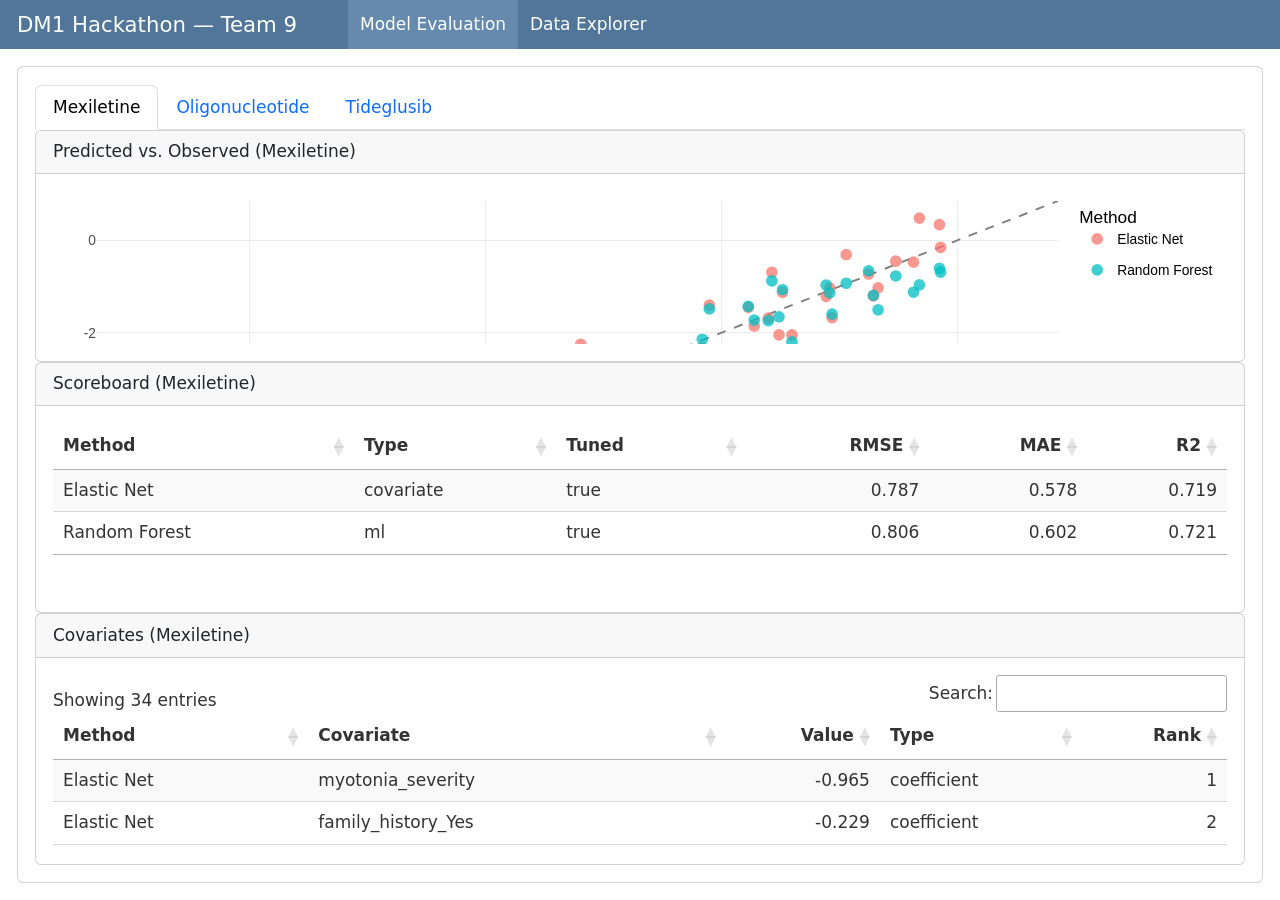
<file: deliverable/templates/dashboard/index.html>
<!DOCTYPE html>
<html xmlns="http://www.w3.org/1999/xhtml" lang="en" xml:lang="en"><head>

<meta charset="utf-8">
<meta name="generator" content="quarto-1.10.18">

<meta name="viewport" content="width=device-width, initial-scale=1.0, user-scalable=yes">


<title>DM1 Hackathon — Team 9</title>
<style>
/* Default styles provided by pandoc.
** See https://pandoc.org/MANUAL.html#variables-for-html for config info.
*/
span.smallcaps{font-variant: small-caps;}
div.columns{display: flex; gap: 1.5em;}
div.column{flex: auto;}
@media screen {
div.columns{gap: min(4vw, 1.5em);}
div.column{overflow-x: auto;}
}
div.hanging-indent{margin-left: 1.5em; text-indent: -1.5em;}
ul.task-list{list-style: none;}
ul.task-list li input[type="checkbox"] {
  width: 0.8em;
  margin: 0 0.8em 0.2em -1em; /* quarto-specific, see https://github.com/quarto-dev/quarto-cli/issues/4556 */ 
  vertical-align: middle;
}
</style>


<script src="index_files/libs/clipboard/clipboard.min.js"></script>
<script src="index_files/libs/quarto-html/quarto.js" type="module"></script>
<script src="index_files/libs/quarto-html/tabsets/tabsets.js" type="module"></script>
<script src="index_files/libs/quarto-html/popper.min.js"></script>
<script src="index_files/libs/quarto-html/tippy.umd.min.js"></script>
<script src="index_files/libs/quarto-html/anchor.min.js"></script>
<link href="index_files/libs/quarto-html/tippy.css" rel="stylesheet">
<link href="index_files/libs/quarto-html/quarto-syntax-highlighting-64a204ab8560d761af7679ceaba22944.css" rel="stylesheet" class="quarto-color-scheme" id="quarto-text-highlighting-styles">
<link href="index_files/libs/quarto-html/quarto-syntax-highlighting-dark-b85bc7c33db8c58e0ec93c3465666fed.css" rel="stylesheet" class="quarto-color-scheme quarto-color-alternate" id="quarto-text-highlighting-styles">
<link href="index_files/libs/quarto-html/quarto-syntax-highlighting-64a204ab8560d761af7679ceaba22944.css" rel="stylesheet" class="quarto-color-scheme-extra" id="quarto-text-highlighting-styles">
<script src="index_files/libs/bootstrap/bootstrap.min.js"></script>
<link href="index_files/libs/bootstrap/bootstrap-icons.css" rel="stylesheet">
<link href="index_files/libs/bootstrap/bootstrap-acd67af9edef89a57f3e2074c43c0bb1.min.css" rel="stylesheet" append-hash="true" class="quarto-color-scheme" id="quarto-bootstrap" data-mode="light">
<link href="index_files/libs/bootstrap/bootstrap-dark-acd67af9edef89a57f3e2074c43c0bb1.min.css" rel="stylesheet" append-hash="true" class="quarto-color-scheme quarto-color-alternate" id="quarto-bootstrap" data-mode="light">
<link href="index_files/libs/bootstrap/bootstrap-acd67af9edef89a57f3e2074c43c0bb1.min.css" rel="stylesheet" append-hash="true" class="quarto-color-scheme-extra" id="quarto-bootstrap" data-mode="light">
<script src="index_files/libs/quarto-dashboard/quarto-dashboard.js"></script>
<script src="index_files/libs/quarto-dashboard/stickythead.js"></script>



<script src="index_files/libs/quarto-dashboard/web-components.js" type="module"></script>
<script src="index_files/libs/quarto-dashboard/components.js"></script>

<script src="index_files/libs/htmlwidgets-1.6.4/htmlwidgets.js"></script>
<script src="index_files/libs/plotly-binding-4.12.1/plotly.js"></script>
<script src="index_files/libs/typedarray-0.1/typedarray.min.js"></script>
<script src="index_files/libs/jquery-3.6.0/jquery-3.6.0.min.js"></script>
<link href="index_files/libs/crosstalk-1.2.2/css/crosstalk.min.css" rel="stylesheet">
<script src="index_files/libs/crosstalk-1.2.2/js/crosstalk.min.js"></script>
<link href="index_files/libs/plotly-htmlwidgets-css-2.25.2/plotly-htmlwidgets.css" rel="stylesheet">
<script src="index_files/libs/plotly-main-2.25.2/plotly-latest.min.js"></script>
<link href="index_files/libs/htmltools-fill-0.5.9/fill.css" rel="stylesheet">
<link href="index_files/libs/datatables-css-0.0.0/datatables-crosstalk.css" rel="stylesheet">
<script src="index_files/libs/datatables-binding-0.34.0/datatables.js"></script>
<link href="index_files/libs/dt-core-1.13.6/css/jquery.dataTables.min.css" rel="stylesheet">
<link href="index_files/libs/dt-core-1.13.6/css/jquery.dataTables.extra.css" rel="stylesheet">
<script src="index_files/libs/dt-core-1.13.6/js/jquery.dataTables.min.js"></script>


</head>

<body class="quarto-dashboard dashboard-fill fullcontent quarto-light">

<header id="quarto-dashboard-header">
<nav class="navbar navbar-expand-md slim" data-bs-theme="dark">
  <div class="navbar-container container-fluid">
    <button class="navbar-toggler" type="button" data-bs-toggle="collapse" data-bs-target="#dashboard-collapse" aria-controls="dashboard-collapse" aria-expanded="false" aria-label="Toggle navigation">
      <span class="navbar-toggler-icon"></span>
    </button>    


    <div class="navbar-brand-container">


      <div class="navbar-title">
        <div class="navbar-title-text"><a href="#">DM1 Hackathon — Team 9</a></div>
        
        
      </div>
    </div>
<div id="dashboard-collapse" class="navbar-collapse collapse"><ul class="navbar-nav navbar-nav-scroll me-auto" role="tablist"><li class="nav-item" role="presentation"><a id="tab-model-evaluation" class="nav-link active" data-bs-toggle="tab" role="tab" data-bs-target="#model-evaluation" data-scrolling="false" href="#model-evaluation" aria-controls="model-evaluation" aria-selected="true"><span class="nav-link-text">Model Evaluation</span></a></li><li class="nav-item" role="presentation"><a id="tab-data-explorer" class="nav-link" data-bs-toggle="tab" role="tab" data-bs-target="#data-explorer" data-scrolling="false" href="#data-explorer" aria-controls="data-explorer" aria-selected="false"><span class="nav-link-text">Data Explorer</span></a></li></ul></div></div>
</nav>
</header>
<div class="page-layout-custom quarto-dashboard-content bslib-gap-spacing html-fill-container bslib-page-fill quarto-dashboard-pages">  

<!--
WHAT THIS FILE IS
  The evaluation dashboard. Reads from deliverable/results/<arm_slug>/{scoreboard,covariates,
  predictions}.csv -- see .posit/assistant/skills/dm1-results-integration/SKILL.md
  for the exact contract. Swap in real team results by writing files matching
  that schema; nothing else here needs to change.

  Render with: quarto render deliverable/templates/dashboard/index.qmd
-->
<div class="bslib-grid-item html-fill-item tab-content bslib-grid" data-layout="fill" style="display: grid; grid-template-rows: minmax(3em, 1fr); grid-auto-columns: minmax(0, 1fr);">
<div id="model-evaluation" class="dashboard-page tab-pane show active html-fill-item html-fill-container" data-orientation="rows" aria-labelledby="tab-model-evaluation">
<div class="html-fill-item html-fill-container bslib-grid" style="display: grid; grid-template-rows: minmax(3em, max-content); grid-auto-columns: minmax(0, 1fr);">
<div class="card html-fill-item html-fill-container bslib-card" data-fill="false" data-bslib-card-init="" data-require-bs-caller="card()" data-full-screen="false">
<div class="card-body html-fill-item html-fill-container">
<div class="panel-tabset html-fill-item html-fill-container">
<ul class="nav nav-tabs" role="tablist"><li class="nav-item" role="presentation"><a class="nav-link active" id="tabset-1-1-tab" data-bs-toggle="tab" data-bs-target="#tabset-1-1" role="tab" aria-controls="tabset-1-1" aria-selected="true" href="">Mexiletine</a></li><li class="nav-item" role="presentation"><a class="nav-link" id="tabset-1-2-tab" data-bs-toggle="tab" data-bs-target="#tabset-1-2" role="tab" aria-controls="tabset-1-2" aria-selected="false" href="">Oligonucleotide</a></li><li class="nav-item" role="presentation"><a class="nav-link" id="tabset-1-3-tab" data-bs-toggle="tab" data-bs-target="#tabset-1-3" role="tab" aria-controls="tabset-1-3" aria-selected="false" href="">Tideglusib</a></li></ul>
<div class="tab-content html-fill-item html-fill-container">
<div id="tabset-1-1" class="tab-pane active html-fill-item html-fill-container" role="tabpanel" aria-labelledby="tabset-1-1-tab">
<div class="card cell html-fill-item html-fill-container bslib-card" data-title="Predicted vs. Observed (Mexiletine)" data-bslib-card-init="" data-require-bs-caller="card()" data-full-screen="false">
<div class="card-header"><div class="card-title"><span style="display: inline">
Predicted vs.&nbsp;Observed (Mexiletine)
</span></div></div>
<div class="card-body html-fill-item html-fill-container">
<div class="cell-output-display html-fill-item html-fill-container">
<div id="htmlwidget-bb6aa183ba059e0035f1" style="width:100%;height:363px;" class="plotly html-widget html-fill-item html-fill-container"></div>
<script type="application/json" data-for="htmlwidget-bb6aa183ba059e0035f1">{"x":{"data":[{"x":[-7.2902333098109144,0.85489950602919906],"y":[-7.2902333098109144,0.85489950602919906],"text":"intercept: 0<br />slope: 1","type":"scatter","mode":"lines","line":{"width":1.8897637795275593,"color":"rgba(127,127,127,1)","dash":"dash"},"hoveron":"points","showlegend":false,"xaxis":"x","yaxis":"y","hoverinfo":"text","frame":null},{"x":[-0.14999999999999999,-1.3999999999999999,-2.9100000000000001,-1.26,-1.0600000000000001,-2.8399999999999999,-6.9199999999999999,-2.8599999999999999,-1.51,-2.1000000000000001,-2.3399999999999999,-1.72,-1.48,-5,-0.14000000000000001,-3.52,-0.37,-3.1899999999999999,-1.5700000000000001,-3.6600000000000001,-2.1600000000000001,-0.52000000000000002,-2.7200000000000002,-4.8499999999999996,-1.6000000000000001,-0.67000000000000004,-1.77,-0.70999999999999996,-1.1100000000000001,-0.32000000000000001,-0.93999999999999995,-2.1000000000000001,-1.0800000000000001,-2.2400000000000002,-0.75],"y":[0.3452003825752688,-2.0466896028326227,-3.7346635129918591,-2.3826219672690758,-1.6735889079820705,-2.6314247249201919,-4.1773066424361547,-2.7551090423900013,-2.0465353078547741,-3.3893728700281098,-3.1235439612931222,-1.8533769063582497,-1.1228911519632088,-3.8661712213311672,-0.14807058586427355,-3.0876382878572293,-0.47006637730887901,-2.2482758526141144,-0.68874405374681502,-3.2351300857321013,-2.3245620705458405,-0.44955875400068129,-2.4963177974893158,-3.5328677280161265,-1.6837549831015592,-1.0279011116748924,-1.448822769146082,-1.1997255011826284,-1.2098522456742355,0.48466619621828472,-0.3069833886342499,-1.4024541274899722,-1.0331221035270854,-3.3444444639430619,-0.72648783213117918],"text":["observed: -0.15<br />predicted:  0.3452004<br />method: Elastic Net","observed: -1.40<br />predicted: -2.0466896<br />method: Elastic Net","observed: -2.91<br />predicted: -3.7346635<br />method: Elastic Net","observed: -1.26<br />predicted: -2.3826220<br />method: Elastic Net","observed: -1.06<br />predicted: -1.6735889<br />method: Elastic Net","observed: -2.84<br />predicted: -2.6314247<br />method: Elastic Net","observed: -6.92<br />predicted: -4.1773066<br />method: Elastic Net","observed: -2.86<br />predicted: -2.7551090<br />method: Elastic Net","observed: -1.51<br />predicted: -2.0465353<br />method: Elastic Net","observed: -2.10<br />predicted: -3.3893729<br />method: Elastic Net","observed: -2.34<br />predicted: -3.1235440<br />method: Elastic Net","observed: -1.72<br />predicted: -1.8533769<br />method: Elastic Net","observed: -1.48<br />predicted: -1.1228912<br />method: Elastic Net","observed: -5.00<br />predicted: -3.8661712<br />method: Elastic Net","observed: -0.14<br />predicted: -0.1480706<br />method: Elastic Net","observed: -3.52<br />predicted: -3.0876383<br />method: Elastic Net","observed: -0.37<br />predicted: -0.4700664<br />method: Elastic Net","observed: -3.19<br />predicted: -2.2482759<br />method: Elastic Net","observed: -1.57<br />predicted: -0.6887441<br />method: Elastic Net","observed: -3.66<br />predicted: -3.2351301<br />method: Elastic Net","observed: -2.16<br />predicted: -2.3245621<br />method: Elastic Net","observed: -0.52<br />predicted: -0.4495588<br />method: Elastic Net","observed: -2.72<br />predicted: -2.4963178<br />method: Elastic Net","observed: -4.85<br />predicted: -3.5328677<br />method: Elastic Net","observed: -1.60<br />predicted: -1.6837550<br />method: Elastic Net","observed: -0.67<br />predicted: -1.0279011<br />method: Elastic Net","observed: -1.77<br />predicted: -1.4488228<br />method: Elastic Net","observed: -0.71<br />predicted: -1.1997255<br />method: Elastic Net","observed: -1.11<br />predicted: -1.2098522<br />method: Elastic Net","observed: -0.32<br />predicted:  0.4846662<br />method: Elastic Net","observed: -0.94<br />predicted: -0.3069834<br />method: Elastic Net","observed: -2.10<br />predicted: -1.4024541<br />method: Elastic Net","observed: -1.08<br />predicted: -1.0331221<br />method: Elastic Net","observed: -2.24<br />predicted: -3.3444445<br />method: Elastic Net","observed: -0.75<br />predicted: -0.7264878<br />method: Elastic Net"],"type":"scatter","mode":"markers","marker":{"autocolorscale":false,"color":"rgba(248,118,109,1)","opacity":0.75,"size":9.8267716535433092,"symbol":"circle","line":{"width":1.8897637795275593,"color":"rgba(248,118,109,1)"}},"hoveron":"points","name":"Elastic Net","legendgroup":"Elastic Net","showlegend":true,"xaxis":"x","yaxis":"y","hoverinfo":"text","frame":null},{"x":[-0.14999999999999999,-1.3999999999999999,-2.9100000000000001,-1.26,-1.0600000000000001,-2.8399999999999999,-6.9199999999999999,-2.8599999999999999,-1.51,-2.1000000000000001,-2.3399999999999999,-1.72,-1.48,-5,-0.14000000000000001,-3.52,-0.37,-3.1899999999999999,-1.5700000000000001,-3.6600000000000001,-2.1600000000000001,-0.52000000000000002,-2.7200000000000002,-4.8499999999999996,-1.6000000000000001,-0.67000000000000004,-1.77,-0.70999999999999996,-1.1100000000000001,-0.32000000000000001,-0.93999999999999995,-2.1000000000000001,-1.0800000000000001,-2.2400000000000002,-0.75],"y":[-0.6036200000000006,-2.1961849999999976,-4.348699999999984,-2.6580649999999952,-1.5956849999999947,-2.3989649999999929,-4.2429499999999738,-2.4408849999999989,-1.6530066666666594,-3.0898792857142823,-3.0592049999999951,-1.7254199999999906,-1.0671199999999958,-3.9098499999999858,-0.68701999999999841,-2.962075,-1.1213599999999984,-2.3902349999999952,-0.87744999999999607,-2.8319639999999882,-2.1398841666666644,-0.76941999999999988,-2.8088558333333289,-3.3544249999999862,-1.7354566666666569,-1.5018049999999956,-1.4257749999999969,-1.1879766666666622,-0.96449499999999799,-0.96093499999999799,-0.92709000000000319,-1.4830049999999964,-1.1340649999999994,-2.4205099999999935,-0.65947499999999959],"text":["observed: -0.15<br />predicted: -0.6036200<br />method: Random Forest","observed: -1.40<br />predicted: -2.1961850<br />method: Random Forest","observed: -2.91<br />predicted: -4.3487000<br />method: Random Forest","observed: -1.26<br />predicted: -2.6580650<br />method: Random Forest","observed: -1.06<br />predicted: -1.5956850<br />method: Random Forest","observed: -2.84<br />predicted: -2.3989650<br />method: Random Forest","observed: -6.92<br />predicted: -4.2429500<br />method: Random Forest","observed: -2.86<br />predicted: -2.4408850<br />method: Random Forest","observed: -1.51<br />predicted: -1.6530067<br />method: Random Forest","observed: -2.10<br />predicted: -3.0898793<br />method: Random Forest","observed: -2.34<br />predicted: -3.0592050<br />method: Random Forest","observed: -1.72<br />predicted: -1.7254200<br />method: Random Forest","observed: -1.48<br />predicted: -1.0671200<br />method: Random Forest","observed: -5.00<br />predicted: -3.9098500<br />method: Random Forest","observed: -0.14<br />predicted: -0.6870200<br />method: Random Forest","observed: -3.52<br />predicted: -2.9620750<br />method: Random Forest","observed: -0.37<br />predicted: -1.1213600<br />method: Random Forest","observed: -3.19<br />predicted: -2.3902350<br />method: Random Forest","observed: -1.57<br />predicted: -0.8774500<br />method: Random Forest","observed: -3.66<br />predicted: -2.8319640<br />method: Random Forest","observed: -2.16<br />predicted: -2.1398842<br />method: Random Forest","observed: -0.52<br />predicted: -0.7694200<br />method: Random Forest","observed: -2.72<br />predicted: -2.8088558<br />method: Random Forest","observed: -4.85<br />predicted: -3.3544250<br />method: Random Forest","observed: -1.60<br />predicted: -1.7354567<br />method: Random Forest","observed: -0.67<br />predicted: -1.5018050<br />method: Random Forest","observed: -1.77<br />predicted: -1.4257750<br />method: Random Forest","observed: -0.71<br />predicted: -1.1879767<br />method: Random Forest","observed: -1.11<br />predicted: -0.9644950<br />method: Random Forest","observed: -0.32<br />predicted: -0.9609350<br />method: Random Forest","observed: -0.94<br />predicted: -0.9270900<br />method: Random Forest","observed: -2.10<br />predicted: -1.4830050<br />method: Random Forest","observed: -1.08<br />predicted: -1.1340650<br />method: Random Forest","observed: -2.24<br />predicted: -2.4205100<br />method: Random Forest","observed: -0.75<br />predicted: -0.6594750<br />method: Random Forest"],"type":"scatter","mode":"markers","marker":{"autocolorscale":false,"color":"rgba(0,191,196,1)","opacity":0.75,"size":9.8267716535433092,"symbol":"circle","line":{"width":1.8897637795275593,"color":"rgba(0,191,196,1)"}},"hoveron":"points","name":"Random Forest","legendgroup":"Random Forest","showlegend":true,"xaxis":"x","yaxis":"y","hoverinfo":"text","frame":null}],"layout":{"margin":{"t":10,"r":8.6342880863428846,"b":44.034869240348698,"l":44.034869240348712},"paper_bgcolor":"rgba(255,255,255,1)","font":{"color":"rgba(0,0,0,1)","family":"","size":17.268576172685766},"xaxis":{"domain":[0,1],"automargin":true,"type":"linear","autorange":false,"range":[-7.2902333098109144,0.85489950602919906],"tickmode":"array","ticktext":["-6","-4","-2","0"],"tickvals":[-6,-4,-2,0],"categoryorder":"array","categoryarray":["-6","-4","-2","0"],"nticks":null,"ticks":"","tickcolor":null,"ticklen":4.3171440431714414,"tickwidth":0,"showticklabels":true,"tickfont":{"color":"rgba(77,77,77,1)","family":"","size":13.814860938148611},"tickangle":-0,"showline":false,"linecolor":null,"linewidth":0,"showgrid":true,"gridcolor":"rgba(235,235,235,1)","gridwidth":0.78493528057662576,"zeroline":false,"anchor":"y","title":{"text":"Observed","font":{"color":"rgba(0,0,0,1)","family":"","size":17.268576172685766}},"hoverformat":".2f"},"yaxis":{"domain":[0,1],"automargin":true,"type":"linear","autorange":false,"range":[-7.2902333098109144,0.85489950602919906],"tickmode":"array","ticktext":["-6","-4","-2","0"],"tickvals":[-6,-4,-2,0],"categoryorder":"array","categoryarray":["-6","-4","-2","0"],"nticks":null,"ticks":"","tickcolor":null,"ticklen":4.3171440431714423,"tickwidth":0,"showticklabels":true,"tickfont":{"color":"rgba(77,77,77,1)","family":"","size":13.814860938148612},"tickangle":-0,"showline":false,"linecolor":null,"linewidth":0,"showgrid":true,"gridcolor":"rgba(235,235,235,1)","gridwidth":0.78493528057662576,"zeroline":false,"anchor":"x","title":{"text":"Predicted","font":{"color":"rgba(0,0,0,1)","family":"","size":17.268576172685766}},"hoverformat":".2f"},"shapes":[],"showlegend":true,"legend":{"bgcolor":null,"bordercolor":null,"borderwidth":0,"font":{"color":"rgba(0,0,0,1)","family":"","size":13.814860938148611},"title":{"text":"Method","font":{"color":"rgba(0,0,0,1)","family":"","size":17.268576172685766}}},"hovermode":"closest","height":430,"barmode":"relative","autosize":true},"config":{"doubleClick":"reset","modeBarButtonsToAdd":["hoverclosest","hovercompare"],"showSendToCloud":false},"source":"A","attrs":{"3ed15acbaf00":{"intercept":{},"slope":{},"type":"scatter"},"3ed14a7450c4":{"x":{},"y":{},"colour":{}}},"cur_data":"3ed15acbaf00","visdat":{"3ed15acbaf00":["function (y) ","x"],"3ed14a7450c4":["function (y) ","x"]},"highlight":{"on":"plotly_click","persistent":false,"dynamic":false,"selectize":false,"opacityDim":0.20000000000000001,"selected":{"opacity":1},"debounce":0},"shinyEvents":["plotly_hover","plotly_click","plotly_selected","plotly_relayout","plotly_brushed","plotly_brushing","plotly_clickannotation","plotly_doubleclick","plotly_deselect","plotly_afterplot","plotly_sunburstclick"],"base_url":"https://plot.ly"},"evals":[],"jsHooks":[]}</script>
</div>
</div>
<bslib-tooltip placement="auto" bsoptions="[]" data-require-bs-version="5" data-require-bs-caller="tooltip()">
    <template>Expand</template>
    <span class="bslib-full-screen-enter badge rounded-pill">
        <svg xmlns="http://www.w3.org/2000/svg" viewbox="0 0 24 24" style="height:1em;width:1em;" aria-hidden="true" role="img"><path d="M20 5C20 4.4 19.6 4 19 4H13C12.4 4 12 3.6 12 3C12 2.4 12.4 2 13 2H21C21.6 2 22 2.4 22 3V11C22 11.6 21.6 12 21 12C20.4 12 20 11.6 20 11V5ZM4 19C4 19.6 4.4 20 5 20H11C11.6 20 12 20.4 12 21C12 21.6 11.6 22 11 22H3C2.4 22 2 21.6 2 21V13C2 12.4 2.4 12 3 12C3.6 12 4 12.4 4 13V19Z"></path></svg>
    </span>
</bslib-tooltip><script data-bslib-card-init="">bslib.Card.initializeAllCards();</script></div>
<div class="card cell html-fill-item html-fill-container bslib-card" data-title="Scoreboard (Mexiletine)" data-bslib-card-init="" data-require-bs-caller="card()" data-full-screen="false">
<div class="card-header"><div class="card-title"><span style="display: inline">
Scoreboard (Mexiletine)
</span></div></div>
<div class="card-body html-fill-item html-fill-container">
<div class="cell-output-display html-fill-item html-fill-container">
<div class="datatables html-widget html-fill-item html-fill-container" id="htmlwidget-2b4350b4dbdec2abcc7b" style="width:100%;height:auto;"></div>
<script type="application/json" data-for="htmlwidget-2b4350b4dbdec2abcc7b">{"x":{"filter":"none","vertical":false,"data":[["Elastic Net","Random Forest"],["covariate","ml"],[true,true],[0.7865948744491805,0.8064962276642582],[0.5776951826078037,0.6023293414965988],[0.7194238246652318,0.7210884353829684]],"container":"<table class=\"display\">\n  <thead>\n    <tr>\n      <th>Method<\/th>\n      <th>Type<\/th>\n      <th>Tuned<\/th>\n      <th>RMSE<\/th>\n      <th>MAE<\/th>\n      <th>R2<\/th>\n    <\/tr>\n  <\/thead>\n<\/table>","options":{"bPaginate":false,"dom":"t","language":{"info":"Showing _TOTAL_ entries"},"paging":false,"columnDefs":[{"targets":3,"render":"function(data, type, row, meta) {\n    return type !== 'display' ? data : DTWidget.formatRound(data, 3, 3, \",\", \".\", null);\n  }"},{"targets":4,"render":"function(data, type, row, meta) {\n    return type !== 'display' ? data : DTWidget.formatRound(data, 3, 3, \",\", \".\", null);\n  }"},{"targets":5,"render":"function(data, type, row, meta) {\n    return type !== 'display' ? data : DTWidget.formatRound(data, 3, 3, \",\", \".\", null);\n  }"},{"className":"dt-right","targets":[3,4,5]},{"name":"Method","targets":0},{"name":"Type","targets":1},{"name":"Tuned","targets":2},{"name":"RMSE","targets":3},{"name":"MAE","targets":4},{"name":"R2","targets":5}],"order":[],"autoWidth":false,"orderClasses":false}},"evals":["options.columnDefs.0.render","options.columnDefs.1.render","options.columnDefs.2.render"],"jsHooks":[]}</script>
</div>
</div>
<bslib-tooltip placement="auto" bsoptions="[]" data-require-bs-version="5" data-require-bs-caller="tooltip()">
    <template>Expand</template>
    <span class="bslib-full-screen-enter badge rounded-pill">
        <svg xmlns="http://www.w3.org/2000/svg" viewbox="0 0 24 24" style="height:1em;width:1em;" aria-hidden="true" role="img"><path d="M20 5C20 4.4 19.6 4 19 4H13C12.4 4 12 3.6 12 3C12 2.4 12.4 2 13 2H21C21.6 2 22 2.4 22 3V11C22 11.6 21.6 12 21 12C20.4 12 20 11.6 20 11V5ZM4 19C4 19.6 4.4 20 5 20H11C11.6 20 12 20.4 12 21C12 21.6 11.6 22 11 22H3C2.4 22 2 21.6 2 21V13C2 12.4 2.4 12 3 12C3.6 12 4 12.4 4 13V19Z"></path></svg>
    </span>
</bslib-tooltip><script data-bslib-card-init="">bslib.Card.initializeAllCards();</script></div>
<div class="card cell html-fill-item html-fill-container bslib-card" data-title="Covariates (Mexiletine)" data-bslib-card-init="" data-require-bs-caller="card()" data-full-screen="false">
<div class="card-header"><div class="card-title"><span style="display: inline">
Covariates (Mexiletine)
</span></div></div>
<div class="card-body html-fill-item html-fill-container">
<div class="cell-output-display html-fill-item html-fill-container">
<div class="datatables html-widget html-fill-item html-fill-container" id="htmlwidget-cc5124e08520f60635f7" style="width:100%;height:auto;"></div>
<script type="application/json" data-for="htmlwidget-cc5124e08520f60635f7">{"x":{"filter":"none","vertical":false,"data":[["Elastic Net","Elastic Net","Elastic Net","Elastic Net","Elastic Net","Elastic Net","Elastic Net","Elastic Net","Elastic Net","Elastic Net","Elastic Net","Elastic Net","Elastic Net","Elastic Net","Elastic Net","Elastic Net","Elastic Net","Elastic Net","Random Forest","Random Forest","Random Forest","Random Forest","Random Forest","Random Forest","Random Forest","Random Forest","Random Forest","Random Forest","Random Forest","Random Forest","Random Forest","Random Forest","Random Forest","Random Forest"],["myotonia_severity","family_history_Yes","family_history_Unknown","cognitive_function","disease_duration","sex_Male","ctg_repeats","ck_level","smoking_status_Never","cataracts_Yes","pr_interval","phenotype_juvenile_onset","age_at_onset","insulin_resistance","phenotype_late_onset","somatic_mosaicism_index","bmi","smoking_status_Former","myotonia_severity","ctg_repeats","phenotype","age_at_onset","somatic_mosaicism_index","cognitive_function","disease_duration","muscle_strength","insulin_resistance","family_history","cataracts","pr_interval","sex","bmi","smoking_status","ck_level"],[-0.9646627716966432,-0.228829678216553,-0.191180880591064,0.1506107654180339,0.1394593286895934,-0.1040572027148333,-0.09907782338443544,-0.08335154732043398,-0.06631843769087613,-0.05422953584738654,0.05288855360157271,0.04628525821139999,0.04178092534215651,-0.03816543998294505,-0.03690385936265492,0.02506251688094057,-0.01704331240704071,-0.00983966738738524,0.7632434056387886,0.4735905862988329,0.09340310872325172,0.05692201876042053,0.04977424227282182,0.03029726744354934,0.02959150648345401,0.02936316878669612,0.0087898470405276,0.00457209912376886,0.00429152546455166,0.00246996059939295,0.00175783486470379,0.00146222707275043,-0.00318802951564103,-0.01091722791989548],["coefficient","coefficient","coefficient","coefficient","coefficient","coefficient","coefficient","coefficient","coefficient","coefficient","coefficient","coefficient","coefficient","coefficient","coefficient","coefficient","coefficient","coefficient","importance","importance","importance","importance","importance","importance","importance","importance","importance","importance","importance","importance","importance","importance","importance","importance"],[1,2,3,4,5,6,7,8,9,10,11,12,13,14,15,16,17,18,1,2,3,4,5,6,7,8,9,10,11,12,13,14,15,16]],"container":"<table class=\"display\">\n  <thead>\n    <tr>\n      <th>Method<\/th>\n      <th>Covariate<\/th>\n      <th>Value<\/th>\n      <th>Type<\/th>\n      <th>Rank<\/th>\n    <\/tr>\n  <\/thead>\n<\/table>","options":{"bPaginate":false,"dom":"ifrt","language":{"info":"Showing _TOTAL_ entries"},"pageLength":10,"columnDefs":[{"targets":2,"render":"function(data, type, row, meta) {\n    return type !== 'display' ? data : DTWidget.formatRound(data, 3, 3, \",\", \".\", null);\n  }"},{"className":"dt-right","targets":[2,4]},{"name":"Method","targets":0},{"name":"Covariate","targets":1},{"name":"Value","targets":2},{"name":"Type","targets":3},{"name":"Rank","targets":4}],"order":[],"autoWidth":false,"orderClasses":false}},"evals":["options.columnDefs.0.render"],"jsHooks":[]}</script>
</div>
</div>
<bslib-tooltip placement="auto" bsoptions="[]" data-require-bs-version="5" data-require-bs-caller="tooltip()">
    <template>Expand</template>
    <span class="bslib-full-screen-enter badge rounded-pill">
        <svg xmlns="http://www.w3.org/2000/svg" viewbox="0 0 24 24" style="height:1em;width:1em;" aria-hidden="true" role="img"><path d="M20 5C20 4.4 19.6 4 19 4H13C12.4 4 12 3.6 12 3C12 2.4 12.4 2 13 2H21C21.6 2 22 2.4 22 3V11C22 11.6 21.6 12 21 12C20.4 12 20 11.6 20 11V5ZM4 19C4 19.6 4.4 20 5 20H11C11.6 20 12 20.4 12 21C12 21.6 11.6 22 11 22H3C2.4 22 2 21.6 2 21V13C2 12.4 2.4 12 3 12C3.6 12 4 12.4 4 13V19Z"></path></svg>
    </span>
</bslib-tooltip><script data-bslib-card-init="">bslib.Card.initializeAllCards();</script></div>
</div>
<div id="tabset-1-2" class="tab-pane html-fill-item html-fill-container" role="tabpanel" aria-labelledby="tabset-1-2-tab">
<div class="card cell html-fill-item html-fill-container bslib-card" data-title="Predicted vs. Observed (Oligonucleotide)" data-bslib-card-init="" data-require-bs-caller="card()" data-full-screen="false">
<div class="card-header"><div class="card-title"><span style="display: inline">
Predicted vs.&nbsp;Observed (Oligonucleotide)
</span></div></div>
<div class="card-body html-fill-item html-fill-container">
<div class="cell-output-display html-fill-item html-fill-container">
<div id="htmlwidget-d6eb7b0624e0ff4f935b" style="width:100%;height:363px;" class="plotly html-widget html-fill-item html-fill-container"></div>
<script type="application/json" data-for="htmlwidget-d6eb7b0624e0ff4f935b">{"x":{"data":[{"x":[-2.0350000000000001,5.5549999999999997],"y":[-2.0350000000000001,5.5549999999999997],"text":"intercept: 0<br />slope: 1","type":"scatter","mode":"lines","line":{"width":1.8897637795275593,"color":"rgba(127,127,127,1)","dash":"dash"},"hoveron":"points","showlegend":false,"xaxis":"x","yaxis":"y","hoverinfo":"text","frame":null},{"x":[-0.81999999999999995,4.8499999999999996,4.6799999999999997,2.5800000000000001,2.3999999999999999,1.1000000000000001,0.080000000000000002,0.94999999999999996,-1.6899999999999999,-1.0900000000000001,0.79000000000000004,2,0.70999999999999996,-0.17999999999999999,-0.29999999999999999,5.21,1.76,0.38,3.1899999999999999,2.8900000000000001,0.55000000000000004,1.1200000000000001,1.72,-1.4399999999999999,1.8300000000000001,0.63,0.089999999999999997,-1.3899999999999999,3.2000000000000002,1.3600000000000001,2.4900000000000002,0.69999999999999996,-1.28,4.5499999999999998,-0.20999999999999999],"y":[0.67954250145716977,1.3674231863397248,2.2261872784712806,1.7823368635902008,1.9371416512044224,0.8328738065453678,0.83652379818960942,0.0097511269724858407,0.97085086765965101,0.15710059070348739,-0.0075797609886751301,1.906175504165027,1.3447901503069752,0.53937441561857902,1.4563685657038892,1.6828160194652908,2.5035677187870968,2.7462598893288175,1.5830101808590655,1.3604481721647106,2.3988357790585795,1.9596432025278301,1.0659165901798,0.74393972530148689,0.15673769595320944,0.25311960094839908,0.20438809748678036,2.1529227921287482,1.3548994482120258,1.2695081216884982,-0.14591765994172551,2.0820864922840112,0.22736434397726793,2.9265776188622712,2.3244401358292222],"text":["observed: -0.82<br />predicted:  0.679542501<br />method: Elastic Net","observed:  4.85<br />predicted:  1.367423186<br />method: Elastic Net","observed:  4.68<br />predicted:  2.226187278<br />method: Elastic Net","observed:  2.58<br />predicted:  1.782336864<br />method: Elastic Net","observed:  2.40<br />predicted:  1.937141651<br />method: Elastic Net","observed:  1.10<br />predicted:  0.832873807<br />method: Elastic Net","observed:  0.08<br />predicted:  0.836523798<br />method: Elastic Net","observed:  0.95<br />predicted:  0.009751127<br />method: Elastic Net","observed: -1.69<br />predicted:  0.970850868<br />method: Elastic Net","observed: -1.09<br />predicted:  0.157100591<br />method: Elastic Net","observed:  0.79<br />predicted: -0.007579761<br />method: Elastic Net","observed:  2.00<br />predicted:  1.906175504<br />method: Elastic Net","observed:  0.71<br />predicted:  1.344790150<br />method: Elastic Net","observed: -0.18<br />predicted:  0.539374416<br />method: Elastic Net","observed: -0.30<br />predicted:  1.456368566<br />method: Elastic Net","observed:  5.21<br />predicted:  1.682816019<br />method: Elastic Net","observed:  1.76<br />predicted:  2.503567719<br />method: Elastic Net","observed:  0.38<br />predicted:  2.746259889<br />method: Elastic Net","observed:  3.19<br />predicted:  1.583010181<br />method: Elastic Net","observed:  2.89<br />predicted:  1.360448172<br />method: Elastic Net","observed:  0.55<br />predicted:  2.398835779<br />method: Elastic Net","observed:  1.12<br />predicted:  1.959643203<br />method: Elastic Net","observed:  1.72<br />predicted:  1.065916590<br />method: Elastic Net","observed: -1.44<br />predicted:  0.743939725<br />method: Elastic Net","observed:  1.83<br />predicted:  0.156737696<br />method: Elastic Net","observed:  0.63<br />predicted:  0.253119601<br />method: Elastic Net","observed:  0.09<br />predicted:  0.204388097<br />method: Elastic Net","observed: -1.39<br />predicted:  2.152922792<br />method: Elastic Net","observed:  3.20<br />predicted:  1.354899448<br />method: Elastic Net","observed:  1.36<br />predicted:  1.269508122<br />method: Elastic Net","observed:  2.49<br />predicted: -0.145917660<br />method: Elastic Net","observed:  0.70<br />predicted:  2.082086492<br />method: Elastic Net","observed: -1.28<br />predicted:  0.227364344<br />method: Elastic Net","observed:  4.55<br />predicted:  2.926577619<br />method: Elastic Net","observed: -0.21<br />predicted:  2.324440136<br />method: Elastic Net"],"type":"scatter","mode":"markers","marker":{"autocolorscale":false,"color":"rgba(248,118,109,1)","opacity":0.75,"size":9.8267716535433092,"symbol":"circle","line":{"width":1.8897637795275593,"color":"rgba(248,118,109,1)"}},"hoveron":"points","name":"Elastic Net","legendgroup":"Elastic Net","showlegend":true,"xaxis":"x","yaxis":"y","hoverinfo":"text","frame":null},{"x":[-0.81999999999999995,4.8499999999999996,4.6799999999999997,2.5800000000000001,2.3999999999999999,1.1000000000000001,0.080000000000000002,0.94999999999999996,-1.6899999999999999,-1.0900000000000001,0.79000000000000004,2,0.70999999999999996,-0.17999999999999999,-0.29999999999999999,5.21,1.76,0.38,3.1899999999999999,2.8900000000000001,0.55000000000000004,1.1200000000000001,1.72,-1.4399999999999999,1.8300000000000001,0.63,0.089999999999999997,-1.3899999999999999,3.2000000000000002,1.3600000000000001,2.4900000000000002,0.69999999999999996,-1.28,4.5499999999999998,-0.20999999999999999],"y":[1.209848868091622,1.4027289993092231,2.190551147305821,1.6092997315885755,1.5650725522944633,0.16836766304892503,1.2197734012902699,0.70220425302545164,0.69916351087902928,0.25708914764011265,0.66448449879840887,1.2627746287469928,1.2868500361832,0.26552117470325021,0.86110337280154703,1.1296476879800248,2.0577324158906336,1.7453005463670259,1.5277040988194208,1.4089376314439073,2.1361097848095354,1.2619958357829304,1.5617896814713119,0.90472738620808124,0.33341647433802685,0.29662706806711514,0.61010022736309266,0.72834731910962069,1.727582968858131,1.4253845352385257,0.73927020046041547,1.9567755333322381,0.72611996797854417,1.9838542683787079,2.0157628424988561],"text":["observed: -0.82<br />predicted:  1.209848868<br />method: Random Forest","observed:  4.85<br />predicted:  1.402728999<br />method: Random Forest","observed:  4.68<br />predicted:  2.190551147<br />method: Random Forest","observed:  2.58<br />predicted:  1.609299732<br />method: Random Forest","observed:  2.40<br />predicted:  1.565072552<br />method: Random Forest","observed:  1.10<br />predicted:  0.168367663<br />method: Random Forest","observed:  0.08<br />predicted:  1.219773401<br />method: Random Forest","observed:  0.95<br />predicted:  0.702204253<br />method: Random Forest","observed: -1.69<br />predicted:  0.699163511<br />method: Random Forest","observed: -1.09<br />predicted:  0.257089148<br />method: Random Forest","observed:  0.79<br />predicted:  0.664484499<br />method: Random Forest","observed:  2.00<br />predicted:  1.262774629<br />method: Random Forest","observed:  0.71<br />predicted:  1.286850036<br />method: Random Forest","observed: -0.18<br />predicted:  0.265521175<br />method: Random Forest","observed: -0.30<br />predicted:  0.861103373<br />method: Random Forest","observed:  5.21<br />predicted:  1.129647688<br />method: Random Forest","observed:  1.76<br />predicted:  2.057732416<br />method: Random Forest","observed:  0.38<br />predicted:  1.745300546<br />method: Random Forest","observed:  3.19<br />predicted:  1.527704099<br />method: Random Forest","observed:  2.89<br />predicted:  1.408937631<br />method: Random Forest","observed:  0.55<br />predicted:  2.136109785<br />method: Random Forest","observed:  1.12<br />predicted:  1.261995836<br />method: Random Forest","observed:  1.72<br />predicted:  1.561789681<br />method: Random Forest","observed: -1.44<br />predicted:  0.904727386<br />method: Random Forest","observed:  1.83<br />predicted:  0.333416474<br />method: Random Forest","observed:  0.63<br />predicted:  0.296627068<br />method: Random Forest","observed:  0.09<br />predicted:  0.610100227<br />method: Random Forest","observed: -1.39<br />predicted:  0.728347319<br />method: Random Forest","observed:  3.20<br />predicted:  1.727582969<br />method: Random Forest","observed:  1.36<br />predicted:  1.425384535<br />method: Random Forest","observed:  2.49<br />predicted:  0.739270200<br />method: Random Forest","observed:  0.70<br />predicted:  1.956775533<br />method: Random Forest","observed: -1.28<br />predicted:  0.726119968<br />method: Random Forest","observed:  4.55<br />predicted:  1.983854268<br />method: Random Forest","observed: -0.21<br />predicted:  2.015762842<br />method: Random Forest"],"type":"scatter","mode":"markers","marker":{"autocolorscale":false,"color":"rgba(0,191,196,1)","opacity":0.75,"size":9.8267716535433092,"symbol":"circle","line":{"width":1.8897637795275593,"color":"rgba(0,191,196,1)"}},"hoveron":"points","name":"Random Forest","legendgroup":"Random Forest","showlegend":true,"xaxis":"x","yaxis":"y","hoverinfo":"text","frame":null}],"layout":{"margin":{"t":10,"r":8.6342880863428846,"b":44.034869240348698,"l":44.034869240348712},"paper_bgcolor":"rgba(255,255,255,1)","font":{"color":"rgba(0,0,0,1)","family":"","size":17.268576172685766},"xaxis":{"domain":[0,1],"automargin":true,"type":"linear","autorange":false,"range":[-2.0350000000000001,5.5549999999999997],"tickmode":"array","ticktext":["-2","0","2","4"],"tickvals":[-2,0,2,4],"categoryorder":"array","categoryarray":["-2","0","2","4"],"nticks":null,"ticks":"","tickcolor":null,"ticklen":4.3171440431714414,"tickwidth":0,"showticklabels":true,"tickfont":{"color":"rgba(77,77,77,1)","family":"","size":13.814860938148611},"tickangle":-0,"showline":false,"linecolor":null,"linewidth":0,"showgrid":true,"gridcolor":"rgba(235,235,235,1)","gridwidth":0.78493528057662576,"zeroline":false,"anchor":"y","title":{"text":"Observed","font":{"color":"rgba(0,0,0,1)","family":"","size":17.268576172685766}},"hoverformat":".2f"},"yaxis":{"domain":[0,1],"automargin":true,"type":"linear","autorange":false,"range":[-2.0350000000000001,5.5549999999999997],"tickmode":"array","ticktext":["-2","0","2","4"],"tickvals":[-2,0,2,4],"categoryorder":"array","categoryarray":["-2","0","2","4"],"nticks":null,"ticks":"","tickcolor":null,"ticklen":4.3171440431714423,"tickwidth":0,"showticklabels":true,"tickfont":{"color":"rgba(77,77,77,1)","family":"","size":13.814860938148612},"tickangle":-0,"showline":false,"linecolor":null,"linewidth":0,"showgrid":true,"gridcolor":"rgba(235,235,235,1)","gridwidth":0.78493528057662576,"zeroline":false,"anchor":"x","title":{"text":"Predicted","font":{"color":"rgba(0,0,0,1)","family":"","size":17.268576172685766}},"hoverformat":".2f"},"shapes":[],"showlegend":true,"legend":{"bgcolor":null,"bordercolor":null,"borderwidth":0,"font":{"color":"rgba(0,0,0,1)","family":"","size":13.814860938148611},"title":{"text":"Method","font":{"color":"rgba(0,0,0,1)","family":"","size":17.268576172685766}}},"hovermode":"closest","height":430,"barmode":"relative","autosize":true},"config":{"doubleClick":"reset","modeBarButtonsToAdd":["hoverclosest","hovercompare"],"showSendToCloud":false},"source":"A","attrs":{"3ed133946e2d":{"intercept":{},"slope":{},"type":"scatter"},"3ed16ed4de52":{"x":{},"y":{},"colour":{}}},"cur_data":"3ed133946e2d","visdat":{"3ed133946e2d":["function (y) ","x"],"3ed16ed4de52":["function (y) ","x"]},"highlight":{"on":"plotly_click","persistent":false,"dynamic":false,"selectize":false,"opacityDim":0.20000000000000001,"selected":{"opacity":1},"debounce":0},"shinyEvents":["plotly_hover","plotly_click","plotly_selected","plotly_relayout","plotly_brushed","plotly_brushing","plotly_clickannotation","plotly_doubleclick","plotly_deselect","plotly_afterplot","plotly_sunburstclick"],"base_url":"https://plot.ly"},"evals":[],"jsHooks":[]}</script>
</div>
</div>
<bslib-tooltip placement="auto" bsoptions="[]" data-require-bs-version="5" data-require-bs-caller="tooltip()">
    <template>Expand</template>
    <span class="bslib-full-screen-enter badge rounded-pill">
        <svg xmlns="http://www.w3.org/2000/svg" viewbox="0 0 24 24" style="height:1em;width:1em;" aria-hidden="true" role="img"><path d="M20 5C20 4.4 19.6 4 19 4H13C12.4 4 12 3.6 12 3C12 2.4 12.4 2 13 2H21C21.6 2 22 2.4 22 3V11C22 11.6 21.6 12 21 12C20.4 12 20 11.6 20 11V5ZM4 19C4 19.6 4.4 20 5 20H11C11.6 20 12 20.4 12 21C12 21.6 11.6 22 11 22H3C2.4 22 2 21.6 2 21V13C2 12.4 2.4 12 3 12C3.6 12 4 12.4 4 13V19Z"></path></svg>
    </span>
</bslib-tooltip><script data-bslib-card-init="">bslib.Card.initializeAllCards();</script></div>
<div class="card cell html-fill-item html-fill-container bslib-card" data-title="Scoreboard (Oligonucleotide)" data-bslib-card-init="" data-require-bs-caller="card()" data-full-screen="false">
<div class="card-header"><div class="card-title"><span style="display: inline">
Scoreboard (Oligonucleotide)
</span></div></div>
<div class="card-body html-fill-item html-fill-container">
<div class="cell-output-display html-fill-item html-fill-container">
<div class="datatables html-widget html-fill-item html-fill-container" id="htmlwidget-d8788c6d6eefd57beab3" style="width:100%;height:auto;"></div>
<script type="application/json" data-for="htmlwidget-d8788c6d6eefd57beab3">{"x":{"filter":"none","vertical":false,"data":[["Elastic Net","Random Forest"],["covariate","ml"],[true,true],[1.756675222957875,1.665937833355927],[1.462759246333081,1.365811210063806],[0.1076578726107722,0.1956752712759701]],"container":"<table class=\"display\">\n  <thead>\n    <tr>\n      <th>Method<\/th>\n      <th>Type<\/th>\n      <th>Tuned<\/th>\n      <th>RMSE<\/th>\n      <th>MAE<\/th>\n      <th>R2<\/th>\n    <\/tr>\n  <\/thead>\n<\/table>","options":{"bPaginate":false,"dom":"t","language":{"info":"Showing _TOTAL_ entries"},"paging":false,"columnDefs":[{"targets":3,"render":"function(data, type, row, meta) {\n    return type !== 'display' ? data : DTWidget.formatRound(data, 3, 3, \",\", \".\", null);\n  }"},{"targets":4,"render":"function(data, type, row, meta) {\n    return type !== 'display' ? data : DTWidget.formatRound(data, 3, 3, \",\", \".\", null);\n  }"},{"targets":5,"render":"function(data, type, row, meta) {\n    return type !== 'display' ? data : DTWidget.formatRound(data, 3, 3, \",\", \".\", null);\n  }"},{"className":"dt-right","targets":[3,4,5]},{"name":"Method","targets":0},{"name":"Type","targets":1},{"name":"Tuned","targets":2},{"name":"RMSE","targets":3},{"name":"MAE","targets":4},{"name":"R2","targets":5}],"order":[],"autoWidth":false,"orderClasses":false}},"evals":["options.columnDefs.0.render","options.columnDefs.1.render","options.columnDefs.2.render"],"jsHooks":[]}</script>
</div>
</div>
<bslib-tooltip placement="auto" bsoptions="[]" data-require-bs-version="5" data-require-bs-caller="tooltip()">
    <template>Expand</template>
    <span class="bslib-full-screen-enter badge rounded-pill">
        <svg xmlns="http://www.w3.org/2000/svg" viewbox="0 0 24 24" style="height:1em;width:1em;" aria-hidden="true" role="img"><path d="M20 5C20 4.4 19.6 4 19 4H13C12.4 4 12 3.6 12 3C12 2.4 12.4 2 13 2H21C21.6 2 22 2.4 22 3V11C22 11.6 21.6 12 21 12C20.4 12 20 11.6 20 11V5ZM4 19C4 19.6 4.4 20 5 20H11C11.6 20 12 20.4 12 21C12 21.6 11.6 22 11 22H3C2.4 22 2 21.6 2 21V13C2 12.4 2.4 12 3 12C3.6 12 4 12.4 4 13V19Z"></path></svg>
    </span>
</bslib-tooltip><script data-bslib-card-init="">bslib.Card.initializeAllCards();</script></div>
<div class="card cell html-fill-item html-fill-container bslib-card" data-title="Covariates (Oligonucleotide)" data-bslib-card-init="" data-require-bs-caller="card()" data-full-screen="false">
<div class="card-header"><div class="card-title"><span style="display: inline">
Covariates (Oligonucleotide)
</span></div></div>
<div class="card-body html-fill-item html-fill-container">
<div class="cell-output-display html-fill-item html-fill-container">
<div class="datatables html-widget html-fill-item html-fill-container" id="htmlwidget-4a8ea356325a737ff446" style="width:100%;height:auto;"></div>
<script type="application/json" data-for="htmlwidget-4a8ea356325a737ff446">{"x":{"filter":"none","vertical":false,"data":[["Elastic Net","Elastic Net","Elastic Net","Elastic Net","Elastic Net","Elastic Net","Elastic Net","Elastic Net","Elastic Net","Elastic Net","Elastic Net","Elastic Net","Elastic Net","Elastic Net","Elastic Net","Elastic Net","Elastic Net","Elastic Net","Elastic Net","Elastic Net","Random Forest","Random Forest","Random Forest","Random Forest","Random Forest","Random Forest","Random Forest","Random Forest","Random Forest","Random Forest","Random Forest","Random Forest","Random Forest","Random Forest","Random Forest","Random Forest","Random Forest"],["ctg_repeats","age_at_onset","phenotype_juvenile_onset","phenotype_late_onset","family_history_Yes","family_history_Unknown","cognitive_function","disease_duration","smoking_status_Never","bmi","ck_level","cataracts_Yes","sex_Male","muscle_strength","pr_interval","myotonia_severity","insulin_resistance","smoking_status_Former","somatic_mosaicism_index","albumin","ctg_repeats","myotonia_severity","insulin_resistance","age_at_onset","bmi","somatic_mosaicism_index","muscle_strength","family_history","phenotype","sex","cataracts","pr_interval","ck_level","smoking_status","disease_duration","albumin","cognitive_function"],[0.9248689780853584,0.7269186349115223,0.4298645751527981,-0.3856914699218009,-0.3802877291046954,-0.3335774394218329,0.3063035343716497,0.1868271798215524,-0.1788412235442869,-0.1419563641943561,-0.1265198975300607,-0.112140468841367,-0.1080682912598034,-0.08809319923016572,-0.08138860890747035,-0.07718847457322206,-0.07045855195106396,-0.05863791959755198,-0.0492834509936475,-0.0285560365145909,0.3982545356666164,0.1665192774503917,0.07808711120768771,0.05808948810849986,0.03809319229312419,0.03713677044599671,0.03688358202398169,0.0196154418140399,0.01427693500236946,0.00435996695882384,-0.00111477920070822,-0.00612464048676168,-0.00663975215183071,-0.00713929230981525,-0.01162401182324912,-0.01599603959468856,-0.02966169848646928],["coefficient","coefficient","coefficient","coefficient","coefficient","coefficient","coefficient","coefficient","coefficient","coefficient","coefficient","coefficient","coefficient","coefficient","coefficient","coefficient","coefficient","coefficient","coefficient","coefficient","importance","importance","importance","importance","importance","importance","importance","importance","importance","importance","importance","importance","importance","importance","importance","importance","importance"],[1,2,3,4,5,6,7,8,9,10,11,12,13,14,15,16,17,18,19,20,1,2,3,4,5,6,7,8,9,10,11,12,13,14,15,16,17]],"container":"<table class=\"display\">\n  <thead>\n    <tr>\n      <th>Method<\/th>\n      <th>Covariate<\/th>\n      <th>Value<\/th>\n      <th>Type<\/th>\n      <th>Rank<\/th>\n    <\/tr>\n  <\/thead>\n<\/table>","options":{"bPaginate":false,"dom":"ifrt","language":{"info":"Showing _TOTAL_ entries"},"pageLength":10,"columnDefs":[{"targets":2,"render":"function(data, type, row, meta) {\n    return type !== 'display' ? data : DTWidget.formatRound(data, 3, 3, \",\", \".\", null);\n  }"},{"className":"dt-right","targets":[2,4]},{"name":"Method","targets":0},{"name":"Covariate","targets":1},{"name":"Value","targets":2},{"name":"Type","targets":3},{"name":"Rank","targets":4}],"order":[],"autoWidth":false,"orderClasses":false}},"evals":["options.columnDefs.0.render"],"jsHooks":[]}</script>
</div>
</div>
<bslib-tooltip placement="auto" bsoptions="[]" data-require-bs-version="5" data-require-bs-caller="tooltip()">
    <template>Expand</template>
    <span class="bslib-full-screen-enter badge rounded-pill">
        <svg xmlns="http://www.w3.org/2000/svg" viewbox="0 0 24 24" style="height:1em;width:1em;" aria-hidden="true" role="img"><path d="M20 5C20 4.4 19.6 4 19 4H13C12.4 4 12 3.6 12 3C12 2.4 12.4 2 13 2H21C21.6 2 22 2.4 22 3V11C22 11.6 21.6 12 21 12C20.4 12 20 11.6 20 11V5ZM4 19C4 19.6 4.4 20 5 20H11C11.6 20 12 20.4 12 21C12 21.6 11.6 22 11 22H3C2.4 22 2 21.6 2 21V13C2 12.4 2.4 12 3 12C3.6 12 4 12.4 4 13V19Z"></path></svg>
    </span>
</bslib-tooltip><script data-bslib-card-init="">bslib.Card.initializeAllCards();</script></div>
</div>
<div id="tabset-1-3" class="tab-pane html-fill-item html-fill-container" role="tabpanel" aria-labelledby="tabset-1-3-tab">
<div class="card cell html-fill-item html-fill-container bslib-card" data-title="Predicted vs. Observed (Tideglusib)" data-bslib-card-init="" data-require-bs-caller="card()" data-full-screen="false">
<div class="card-header"><div class="card-title"><span style="display: inline">
Predicted vs.&nbsp;Observed (Tideglusib)
</span></div></div>
<div class="card-body html-fill-item html-fill-container">
<div class="cell-output-display html-fill-item html-fill-container">
<div id="htmlwidget-40a602b8e16add8ab2b8" style="width:100%;height:363px;" class="plotly html-widget html-fill-item html-fill-container"></div>
<script type="application/json" data-for="htmlwidget-40a602b8e16add8ab2b8">{"x":{"data":[{"x":[-0.62000000000000011,13.02],"y":[-0.62000000000000011,13.02],"text":"intercept: 0<br />slope: 1","type":"scatter","mode":"lines","line":{"width":1.8897637795275593,"color":"rgba(127,127,127,1)","dash":"dash"},"hoveron":"points","showlegend":false,"xaxis":"x","yaxis":"y","hoverinfo":"text","frame":null},{"x":[6.4000000000000004,3.8999999999999999,6.0999999999999996,3.5,0,3.5,0,8.9000000000000004,11.9,6.7999999999999998,9.5999999999999996,3.7000000000000002,0,9.5,6.4000000000000004,0,1.5,5.9000000000000004,4.4000000000000004,4.0999999999999996,9.9000000000000004,8.5999999999999996,5.7999999999999998,6.0999999999999996,7.7000000000000002,7.4000000000000004,8.1999999999999993,5.5999999999999996,12.4,5.5999999999999996,7.9000000000000004,4.5,0.40000000000000002,6.7999999999999998,0],"y":[4.7762546892243813,4.2319366212992078,5.4424415250688334,4.9149516492815639,4.2664167179975596,4.7506582181918739,4.6241270628967159,7.2655967653447862,6.2003104309054811,4.3025570080390239,6.3216600371381535,4.0498134505794692,5.5384116602627609,7.0243897829874697,6.6627869902070742,3.6167941819539817,4.556233396613286,3.957523175205377,7.3533187147632644,4.1186942647549847,6.0105819995434979,7.8396048135998617,8.0051368564955272,5.4051442934908476,6.4493227307470695,5.3585029558477046,6.2890679133350504,3.5834939374715158,6.9354681336621349,6.6935117614450323,5.8189912597594864,4.1235927482614523,5.319632258897756,5.8522221587128982,4.8032379823602351],"text":["observed:  6.4<br />predicted: 4.776255<br />method: Elastic Net","observed:  3.9<br />predicted: 4.231937<br />method: Elastic Net","observed:  6.1<br />predicted: 5.442442<br />method: Elastic Net","observed:  3.5<br />predicted: 4.914952<br />method: Elastic Net","observed:  0.0<br />predicted: 4.266417<br />method: Elastic Net","observed:  3.5<br />predicted: 4.750658<br />method: Elastic Net","observed:  0.0<br />predicted: 4.624127<br />method: Elastic Net","observed:  8.9<br />predicted: 7.265597<br />method: Elastic Net","observed: 11.9<br />predicted: 6.200310<br />method: Elastic Net","observed:  6.8<br />predicted: 4.302557<br />method: Elastic Net","observed:  9.6<br />predicted: 6.321660<br />method: Elastic Net","observed:  3.7<br />predicted: 4.049813<br />method: Elastic Net","observed:  0.0<br />predicted: 5.538412<br />method: Elastic Net","observed:  9.5<br />predicted: 7.024390<br />method: Elastic Net","observed:  6.4<br />predicted: 6.662787<br />method: Elastic Net","observed:  0.0<br />predicted: 3.616794<br />method: Elastic Net","observed:  1.5<br />predicted: 4.556233<br />method: Elastic Net","observed:  5.9<br />predicted: 3.957523<br />method: Elastic Net","observed:  4.4<br />predicted: 7.353319<br />method: Elastic Net","observed:  4.1<br />predicted: 4.118694<br />method: Elastic Net","observed:  9.9<br />predicted: 6.010582<br />method: Elastic Net","observed:  8.6<br />predicted: 7.839605<br />method: Elastic Net","observed:  5.8<br />predicted: 8.005137<br />method: Elastic Net","observed:  6.1<br />predicted: 5.405144<br />method: Elastic Net","observed:  7.7<br />predicted: 6.449323<br />method: Elastic Net","observed:  7.4<br />predicted: 5.358503<br />method: Elastic Net","observed:  8.2<br />predicted: 6.289068<br />method: Elastic Net","observed:  5.6<br />predicted: 3.583494<br />method: Elastic Net","observed: 12.4<br />predicted: 6.935468<br />method: Elastic Net","observed:  5.6<br />predicted: 6.693512<br />method: Elastic Net","observed:  7.9<br />predicted: 5.818991<br />method: Elastic Net","observed:  4.5<br />predicted: 4.123593<br />method: Elastic Net","observed:  0.4<br />predicted: 5.319632<br />method: Elastic Net","observed:  6.8<br />predicted: 5.852222<br />method: Elastic Net","observed:  0.0<br />predicted: 4.803238<br />method: Elastic Net"],"type":"scatter","mode":"markers","marker":{"autocolorscale":false,"color":"rgba(248,118,109,1)","opacity":0.75,"size":9.8267716535433092,"symbol":"circle","line":{"width":1.8897637795275593,"color":"rgba(248,118,109,1)"}},"hoveron":"points","name":"Elastic Net","legendgroup":"Elastic Net","showlegend":true,"xaxis":"x","yaxis":"y","hoverinfo":"text","frame":null},{"x":[6.4000000000000004,3.8999999999999999,6.0999999999999996,3.5,0,3.5,0,8.9000000000000004,11.9,6.7999999999999998,9.5999999999999996,3.7000000000000002,0,9.5,6.4000000000000004,0,1.5,5.9000000000000004,4.4000000000000004,4.0999999999999996,9.9000000000000004,8.5999999999999996,5.7999999999999998,6.0999999999999996,7.7000000000000002,7.4000000000000004,8.1999999999999993,5.5999999999999996,12.4,5.5999999999999996,7.9000000000000004,4.5,0.40000000000000002,6.7999999999999998,0],"y":[3.805300000000011,3.5662000000000127,5.7690500000000258,3.4847000000000019,2.5895000000000006,4.4061999999999966,2.1810500000000004,7.0342000000000171,7.1566833333333228,3.7930500000000129,6.7448833333333269,3.7039500000000101,5.1222333333333392,7.5519333333333174,7.2213500000000064,2.5813500000000178,4.4756000000000062,4.712300000000015,7.4175833333333179,3.8218500000000049,7.7864999999999984,8.4527388888888915,8.17865000000001,4.0394166666666731,7.7082000000000015,4.5631500000000011,6.9980999999999902,3.5674500000000062,6.8946999999999967,7.0400500000000026,6.5350500000000107,3.3102000000000027,3.971950000000017,6.5994833333333274,3.0390800000000087],"text":["observed:  6.4<br />predicted: 3.805300<br />method: Random Forest","observed:  3.9<br />predicted: 3.566200<br />method: Random Forest","observed:  6.1<br />predicted: 5.769050<br />method: Random Forest","observed:  3.5<br />predicted: 3.484700<br />method: Random Forest","observed:  0.0<br />predicted: 2.589500<br />method: Random Forest","observed:  3.5<br />predicted: 4.406200<br />method: Random Forest","observed:  0.0<br />predicted: 2.181050<br />method: Random Forest","observed:  8.9<br />predicted: 7.034200<br />method: Random Forest","observed: 11.9<br />predicted: 7.156683<br />method: Random Forest","observed:  6.8<br />predicted: 3.793050<br />method: Random Forest","observed:  9.6<br />predicted: 6.744883<br />method: Random Forest","observed:  3.7<br />predicted: 3.703950<br />method: Random Forest","observed:  0.0<br />predicted: 5.122233<br />method: Random Forest","observed:  9.5<br />predicted: 7.551933<br />method: Random Forest","observed:  6.4<br />predicted: 7.221350<br />method: Random Forest","observed:  0.0<br />predicted: 2.581350<br />method: Random Forest","observed:  1.5<br />predicted: 4.475600<br />method: Random Forest","observed:  5.9<br />predicted: 4.712300<br />method: Random Forest","observed:  4.4<br />predicted: 7.417583<br />method: Random Forest","observed:  4.1<br />predicted: 3.821850<br />method: Random Forest","observed:  9.9<br />predicted: 7.786500<br />method: Random Forest","observed:  8.6<br />predicted: 8.452739<br />method: Random Forest","observed:  5.8<br />predicted: 8.178650<br />method: Random Forest","observed:  6.1<br />predicted: 4.039417<br />method: Random Forest","observed:  7.7<br />predicted: 7.708200<br />method: Random Forest","observed:  7.4<br />predicted: 4.563150<br />method: Random Forest","observed:  8.2<br />predicted: 6.998100<br />method: Random Forest","observed:  5.6<br />predicted: 3.567450<br />method: Random Forest","observed: 12.4<br />predicted: 6.894700<br />method: Random Forest","observed:  5.6<br />predicted: 7.040050<br />method: Random Forest","observed:  7.9<br />predicted: 6.535050<br />method: Random Forest","observed:  4.5<br />predicted: 3.310200<br />method: Random Forest","observed:  0.4<br />predicted: 3.971950<br />method: Random Forest","observed:  6.8<br />predicted: 6.599483<br />method: Random Forest","observed:  0.0<br />predicted: 3.039080<br />method: Random Forest"],"type":"scatter","mode":"markers","marker":{"autocolorscale":false,"color":"rgba(0,191,196,1)","opacity":0.75,"size":9.8267716535433092,"symbol":"circle","line":{"width":1.8897637795275593,"color":"rgba(0,191,196,1)"}},"hoveron":"points","name":"Random Forest","legendgroup":"Random Forest","showlegend":true,"xaxis":"x","yaxis":"y","hoverinfo":"text","frame":null}],"layout":{"margin":{"t":10,"r":8.6342880863428846,"b":44.034869240348698,"l":44.034869240348712},"paper_bgcolor":"rgba(255,255,255,1)","font":{"color":"rgba(0,0,0,1)","family":"","size":17.268576172685766},"xaxis":{"domain":[0,1],"automargin":true,"type":"linear","autorange":false,"range":[-0.62000000000000011,13.02],"tickmode":"array","ticktext":["0","4","8","12"],"tickvals":[0,4,8,12],"categoryorder":"array","categoryarray":["0","4","8","12"],"nticks":null,"ticks":"","tickcolor":null,"ticklen":4.3171440431714414,"tickwidth":0,"showticklabels":true,"tickfont":{"color":"rgba(77,77,77,1)","family":"","size":13.814860938148611},"tickangle":-0,"showline":false,"linecolor":null,"linewidth":0,"showgrid":true,"gridcolor":"rgba(235,235,235,1)","gridwidth":0.78493528057662576,"zeroline":false,"anchor":"y","title":{"text":"Observed","font":{"color":"rgba(0,0,0,1)","family":"","size":17.268576172685766}},"hoverformat":".2f"},"yaxis":{"domain":[0,1],"automargin":true,"type":"linear","autorange":false,"range":[-0.62000000000000011,13.02],"tickmode":"array","ticktext":["0","4","8","12"],"tickvals":[0,4,8,12],"categoryorder":"array","categoryarray":["0","4","8","12"],"nticks":null,"ticks":"","tickcolor":null,"ticklen":4.3171440431714423,"tickwidth":0,"showticklabels":true,"tickfont":{"color":"rgba(77,77,77,1)","family":"","size":13.814860938148612},"tickangle":-0,"showline":false,"linecolor":null,"linewidth":0,"showgrid":true,"gridcolor":"rgba(235,235,235,1)","gridwidth":0.78493528057662576,"zeroline":false,"anchor":"x","title":{"text":"Predicted","font":{"color":"rgba(0,0,0,1)","family":"","size":17.268576172685766}},"hoverformat":".2f"},"shapes":[],"showlegend":true,"legend":{"bgcolor":null,"bordercolor":null,"borderwidth":0,"font":{"color":"rgba(0,0,0,1)","family":"","size":13.814860938148611},"title":{"text":"Method","font":{"color":"rgba(0,0,0,1)","family":"","size":17.268576172685766}}},"hovermode":"closest","height":430,"barmode":"relative","autosize":true},"config":{"doubleClick":"reset","modeBarButtonsToAdd":["hoverclosest","hovercompare"],"showSendToCloud":false},"source":"A","attrs":{"3ed127643a99":{"intercept":{},"slope":{},"type":"scatter"},"3ed16de51dfe":{"x":{},"y":{},"colour":{}}},"cur_data":"3ed127643a99","visdat":{"3ed127643a99":["function (y) ","x"],"3ed16de51dfe":["function (y) ","x"]},"highlight":{"on":"plotly_click","persistent":false,"dynamic":false,"selectize":false,"opacityDim":0.20000000000000001,"selected":{"opacity":1},"debounce":0},"shinyEvents":["plotly_hover","plotly_click","plotly_selected","plotly_relayout","plotly_brushed","plotly_brushing","plotly_clickannotation","plotly_doubleclick","plotly_deselect","plotly_afterplot","plotly_sunburstclick"],"base_url":"https://plot.ly"},"evals":[],"jsHooks":[]}</script>
</div>
</div>
<bslib-tooltip placement="auto" bsoptions="[]" data-require-bs-version="5" data-require-bs-caller="tooltip()">
    <template>Expand</template>
    <span class="bslib-full-screen-enter badge rounded-pill">
        <svg xmlns="http://www.w3.org/2000/svg" viewbox="0 0 24 24" style="height:1em;width:1em;" aria-hidden="true" role="img"><path d="M20 5C20 4.4 19.6 4 19 4H13C12.4 4 12 3.6 12 3C12 2.4 12.4 2 13 2H21C21.6 2 22 2.4 22 3V11C22 11.6 21.6 12 21 12C20.4 12 20 11.6 20 11V5ZM4 19C4 19.6 4.4 20 5 20H11C11.6 20 12 20.4 12 21C12 21.6 11.6 22 11 22H3C2.4 22 2 21.6 2 21V13C2 12.4 2.4 12 3 12C3.6 12 4 12.4 4 13V19Z"></path></svg>
    </span>
</bslib-tooltip><script data-bslib-card-init="">bslib.Card.initializeAllCards();</script></div>
<div class="card cell html-fill-item html-fill-container bslib-card" data-title="Scoreboard (Tideglusib)" data-bslib-card-init="" data-require-bs-caller="card()" data-full-screen="false">
<div class="card-header"><div class="card-title"><span style="display: inline">
Scoreboard (Tideglusib)
</span></div></div>
<div class="card-body html-fill-item html-fill-container">
<div class="cell-output-display html-fill-item html-fill-container">
<div class="datatables html-widget html-fill-item html-fill-container" id="htmlwidget-d75e52d3c58b220e7b4a" style="width:100%;height:auto;"></div>
<script type="application/json" data-for="htmlwidget-d75e52d3c58b220e7b4a">{"x":{"filter":"none","vertical":false,"data":[["Elastic Net","Random Forest"],["covariate","ml"],[true,true],[2.871468415972083,2.419806748269809],[2.341398155133008,1.955708793650793],[0.3221678325522417,0.5212965422828811]],"container":"<table class=\"display\">\n  <thead>\n    <tr>\n      <th>Method<\/th>\n      <th>Type<\/th>\n      <th>Tuned<\/th>\n      <th>RMSE<\/th>\n      <th>MAE<\/th>\n      <th>R2<\/th>\n    <\/tr>\n  <\/thead>\n<\/table>","options":{"bPaginate":false,"dom":"t","language":{"info":"Showing _TOTAL_ entries"},"paging":false,"columnDefs":[{"targets":3,"render":"function(data, type, row, meta) {\n    return type !== 'display' ? data : DTWidget.formatRound(data, 3, 3, \",\", \".\", null);\n  }"},{"targets":4,"render":"function(data, type, row, meta) {\n    return type !== 'display' ? data : DTWidget.formatRound(data, 3, 3, \",\", \".\", null);\n  }"},{"targets":5,"render":"function(data, type, row, meta) {\n    return type !== 'display' ? data : DTWidget.formatRound(data, 3, 3, \",\", \".\", null);\n  }"},{"className":"dt-right","targets":[3,4,5]},{"name":"Method","targets":0},{"name":"Type","targets":1},{"name":"Tuned","targets":2},{"name":"RMSE","targets":3},{"name":"MAE","targets":4},{"name":"R2","targets":5}],"order":[],"autoWidth":false,"orderClasses":false}},"evals":["options.columnDefs.0.render","options.columnDefs.1.render","options.columnDefs.2.render"],"jsHooks":[]}</script>
</div>
</div>
<bslib-tooltip placement="auto" bsoptions="[]" data-require-bs-version="5" data-require-bs-caller="tooltip()">
    <template>Expand</template>
    <span class="bslib-full-screen-enter badge rounded-pill">
        <svg xmlns="http://www.w3.org/2000/svg" viewbox="0 0 24 24" style="height:1em;width:1em;" aria-hidden="true" role="img"><path d="M20 5C20 4.4 19.6 4 19 4H13C12.4 4 12 3.6 12 3C12 2.4 12.4 2 13 2H21C21.6 2 22 2.4 22 3V11C22 11.6 21.6 12 21 12C20.4 12 20 11.6 20 11V5ZM4 19C4 19.6 4.4 20 5 20H11C11.6 20 12 20.4 12 21C12 21.6 11.6 22 11 22H3C2.4 22 2 21.6 2 21V13C2 12.4 2.4 12 3 12C3.6 12 4 12.4 4 13V19Z"></path></svg>
    </span>
</bslib-tooltip><script data-bslib-card-init="">bslib.Card.initializeAllCards();</script></div>
<div class="card cell html-fill-item html-fill-container bslib-card" data-title="Covariates (Tideglusib)" data-bslib-card-init="" data-require-bs-caller="card()" data-full-screen="false">
<div class="card-header"><div class="card-title"><span style="display: inline">
Covariates (Tideglusib)
</span></div></div>
<div class="card-body html-fill-item html-fill-container">
<div class="cell-output-display html-fill-item html-fill-container">
<div class="datatables html-widget html-fill-item html-fill-container" id="htmlwidget-e318d30d1e1884e83346" style="width:100%;height:auto;"></div>
<script type="application/json" data-for="htmlwidget-e318d30d1e1884e83346">{"x":{"filter":"none","vertical":false,"data":[["Elastic Net","Elastic Net","Elastic Net","Elastic Net","Random Forest","Random Forest","Random Forest","Random Forest","Random Forest","Random Forest","Random Forest","Random Forest","Random Forest","Random Forest","Random Forest","Random Forest","Random Forest","Random Forest","Random Forest","Random Forest","Random Forest"],["cognitive_function","ctg_repeats","myotonia_severity","disease_duration","cognitive_function","muscle_strength","disease_duration","myotonia_severity","pr_interval","ctg_repeats","albumin","phenotype","bmi","age_at_onset","cataracts","somatic_mosaicism_index","sex","insulin_resistance","ck_level","smoking_status","family_history"],[-1.078311008354556,0.1673158972983608,0.03470252651678883,-0.01019447339781317,5.291992458778394,0.8188417942008762,0.2904397408616012,0.2191535017064024,0.160174103233323,0.1553206340246452,0.05769975078827846,0.05504258689536407,0.04077133480548896,0.03721726653362512,0.03660645181779243,0.0284280257364843,0.02531173436401653,0.00718245167857829,-0.009422916961287119,-0.02136536622380288,-0.02399963225282008],["coefficient","coefficient","coefficient","coefficient","importance","importance","importance","importance","importance","importance","importance","importance","importance","importance","importance","importance","importance","importance","importance","importance","importance"],[1,2,3,4,1,2,3,4,5,6,7,8,9,10,11,12,13,14,15,16,17]],"container":"<table class=\"display\">\n  <thead>\n    <tr>\n      <th>Method<\/th>\n      <th>Covariate<\/th>\n      <th>Value<\/th>\n      <th>Type<\/th>\n      <th>Rank<\/th>\n    <\/tr>\n  <\/thead>\n<\/table>","options":{"bPaginate":false,"dom":"ifrt","language":{"info":"Showing _TOTAL_ entries"},"pageLength":10,"columnDefs":[{"targets":2,"render":"function(data, type, row, meta) {\n    return type !== 'display' ? data : DTWidget.formatRound(data, 3, 3, \",\", \".\", null);\n  }"},{"className":"dt-right","targets":[2,4]},{"name":"Method","targets":0},{"name":"Covariate","targets":1},{"name":"Value","targets":2},{"name":"Type","targets":3},{"name":"Rank","targets":4}],"order":[],"autoWidth":false,"orderClasses":false}},"evals":["options.columnDefs.0.render"],"jsHooks":[]}</script>
</div>
</div>
<bslib-tooltip placement="auto" bsoptions="[]" data-require-bs-version="5" data-require-bs-caller="tooltip()">
    <template>Expand</template>
    <span class="bslib-full-screen-enter badge rounded-pill">
        <svg xmlns="http://www.w3.org/2000/svg" viewbox="0 0 24 24" style="height:1em;width:1em;" aria-hidden="true" role="img"><path d="M20 5C20 4.4 19.6 4 19 4H13C12.4 4 12 3.6 12 3C12 2.4 12.4 2 13 2H21C21.6 2 22 2.4 22 3V11C22 11.6 21.6 12 21 12C20.4 12 20 11.6 20 11V5ZM4 19C4 19.6 4.4 20 5 20H11C11.6 20 12 20.4 12 21C12 21.6 11.6 22 11 22H3C2.4 22 2 21.6 2 21V13C2 12.4 2.4 12 3 12C3.6 12 4 12.4 4 13V19Z"></path></svg>
    </span>
</bslib-tooltip><script data-bslib-card-init="">bslib.Card.initializeAllCards();</script></div>
</div>
</div>
</div>
</div>
<bslib-tooltip placement="auto" bsoptions="[]" data-require-bs-version="5" data-require-bs-caller="tooltip()">
    <template>Expand</template>
    <span class="bslib-full-screen-enter badge rounded-pill">
        <svg xmlns="http://www.w3.org/2000/svg" viewbox="0 0 24 24" style="height:1em;width:1em;" aria-hidden="true" role="img"><path d="M20 5C20 4.4 19.6 4 19 4H13C12.4 4 12 3.6 12 3C12 2.4 12.4 2 13 2H21C21.6 2 22 2.4 22 3V11C22 11.6 21.6 12 21 12C20.4 12 20 11.6 20 11V5ZM4 19C4 19.6 4.4 20 5 20H11C11.6 20 12 20.4 12 21C12 21.6 11.6 22 11 22H3C2.4 22 2 21.6 2 21V13C2 12.4 2.4 12 3 12C3.6 12 4 12.4 4 13V19Z"></path></svg>
    </span>
</bslib-tooltip><script data-bslib-card-init="">bslib.Card.initializeAllCards();</script></div>
</div>
</div>
<div id="data-explorer" class="dashboard-page tab-pane grid-skip html-fill-item html-fill-container" data-orientation="rows" aria-labelledby="tab-data-explorer">
<div class="html-fill-item html-fill-container bslib-grid" style="display: grid; grid-template-rows: minmax(3em, max-content); grid-auto-columns: minmax(0, 1fr);">
<div class="card html-fill-item html-fill-container bslib-card" data-fill="false" data-bslib-card-init="" data-require-bs-caller="card()" data-full-screen="false">
<div class="card-body html-fill-item html-fill-container">
<!-- Deliberately minimal: outcome distribution + top covariates per arm. Expand only if the
     team specifically asks for more -- do not add a pile of filter widgets. -->
<div class="panel-tabset html-fill-item html-fill-container">
<ul class="nav nav-tabs" role="tablist"><li class="nav-item" role="presentation"><a class="nav-link active" id="tabset-2-1-tab" data-bs-toggle="tab" data-bs-target="#tabset-2-1" role="tab" aria-controls="tabset-2-1" aria-selected="true" href="">Mexiletine</a></li><li class="nav-item" role="presentation"><a class="nav-link" id="tabset-2-2-tab" data-bs-toggle="tab" data-bs-target="#tabset-2-2" role="tab" aria-controls="tabset-2-2" aria-selected="false" href="">Oligonucleotide</a></li><li class="nav-item" role="presentation"><a class="nav-link" id="tabset-2-3-tab" data-bs-toggle="tab" data-bs-target="#tabset-2-3" role="tab" aria-controls="tabset-2-3" aria-selected="false" href="">Tideglusib</a></li></ul>
<div class="tab-content html-fill-item html-fill-container">
<div id="tabset-2-1" class="tab-pane active html-fill-item html-fill-container" role="tabpanel" aria-labelledby="tabset-2-1-tab">
<div class="card cell html-fill-item html-fill-container bslib-card" data-title="Top covariates (Mexiletine)" data-bslib-card-init="" data-require-bs-caller="card()" data-full-screen="false">
<div class="card-header"><div class="card-title"><span style="display: inline">
Top covariates (Mexiletine)
</span></div></div>
<div class="card-body html-fill-item html-fill-container">
<div class="cell-output-display html-fill-item html-fill-container">
<div class="datatables html-widget html-fill-item html-fill-container" id="htmlwidget-fc44142678e8a1a1df27" style="width:100%;height:auto;"></div>
<script type="application/json" data-for="htmlwidget-fc44142678e8a1a1df27">{"x":{"filter":"none","vertical":false,"data":[["Elastic Net","Elastic Net","Elastic Net","Elastic Net","Elastic Net","Elastic Net","Elastic Net","Elastic Net","Elastic Net","Elastic Net","Elastic Net","Elastic Net","Elastic Net","Elastic Net","Elastic Net","Elastic Net","Elastic Net","Elastic Net","Random Forest","Random Forest","Random Forest","Random Forest","Random Forest","Random Forest","Random Forest","Random Forest","Random Forest","Random Forest","Random Forest","Random Forest","Random Forest","Random Forest","Random Forest","Random Forest"],["myotonia_severity","family_history_Yes","family_history_Unknown","cognitive_function","disease_duration","sex_Male","ctg_repeats","ck_level","smoking_status_Never","cataracts_Yes","pr_interval","phenotype_juvenile_onset","age_at_onset","insulin_resistance","phenotype_late_onset","somatic_mosaicism_index","bmi","smoking_status_Former","myotonia_severity","ctg_repeats","phenotype","age_at_onset","somatic_mosaicism_index","cognitive_function","disease_duration","muscle_strength","insulin_resistance","family_history","cataracts","pr_interval","sex","bmi","smoking_status","ck_level"],[-0.9646627716966432,-0.228829678216553,-0.191180880591064,0.1506107654180339,0.1394593286895934,-0.1040572027148333,-0.09907782338443544,-0.08335154732043398,-0.06631843769087613,-0.05422953584738654,0.05288855360157271,0.04628525821139999,0.04178092534215651,-0.03816543998294505,-0.03690385936265492,0.02506251688094057,-0.01704331240704071,-0.00983966738738524,0.7632434056387886,0.4735905862988329,0.09340310872325172,0.05692201876042053,0.04977424227282182,0.03029726744354934,0.02959150648345401,0.02936316878669612,0.0087898470405276,0.00457209912376886,0.00429152546455166,0.00246996059939295,0.00175783486470379,0.00146222707275043,-0.00318802951564103,-0.01091722791989548],["coefficient","coefficient","coefficient","coefficient","coefficient","coefficient","coefficient","coefficient","coefficient","coefficient","coefficient","coefficient","coefficient","coefficient","coefficient","coefficient","coefficient","coefficient","importance","importance","importance","importance","importance","importance","importance","importance","importance","importance","importance","importance","importance","importance","importance","importance"],[1,2,3,4,5,6,7,8,9,10,11,12,13,14,15,16,17,18,1,2,3,4,5,6,7,8,9,10,11,12,13,14,15,16]],"container":"<table class=\"display\">\n  <thead>\n    <tr>\n      <th>Method<\/th>\n      <th>Covariate<\/th>\n      <th>Value<\/th>\n      <th>Type<\/th>\n      <th>Rank<\/th>\n    <\/tr>\n  <\/thead>\n<\/table>","options":{"bPaginate":false,"dom":"ifrt","language":{"info":"Showing _TOTAL_ entries"},"pageLength":10,"columnDefs":[{"targets":2,"render":"function(data, type, row, meta) {\n    return type !== 'display' ? data : DTWidget.formatRound(data, 3, 3, \",\", \".\", null);\n  }"},{"className":"dt-right","targets":[2,4]},{"name":"Method","targets":0},{"name":"Covariate","targets":1},{"name":"Value","targets":2},{"name":"Type","targets":3},{"name":"Rank","targets":4}],"order":[],"autoWidth":false,"orderClasses":false}},"evals":["options.columnDefs.0.render"],"jsHooks":[]}</script>
</div>
</div>
<bslib-tooltip placement="auto" bsoptions="[]" data-require-bs-version="5" data-require-bs-caller="tooltip()">
    <template>Expand</template>
    <span class="bslib-full-screen-enter badge rounded-pill">
        <svg xmlns="http://www.w3.org/2000/svg" viewbox="0 0 24 24" style="height:1em;width:1em;" aria-hidden="true" role="img"><path d="M20 5C20 4.4 19.6 4 19 4H13C12.4 4 12 3.6 12 3C12 2.4 12.4 2 13 2H21C21.6 2 22 2.4 22 3V11C22 11.6 21.6 12 21 12C20.4 12 20 11.6 20 11V5ZM4 19C4 19.6 4.4 20 5 20H11C11.6 20 12 20.4 12 21C12 21.6 11.6 22 11 22H3C2.4 22 2 21.6 2 21V13C2 12.4 2.4 12 3 12C3.6 12 4 12.4 4 13V19Z"></path></svg>
    </span>
</bslib-tooltip><script data-bslib-card-init="">bslib.Card.initializeAllCards();</script></div>
</div>
<div id="tabset-2-2" class="tab-pane html-fill-item html-fill-container" role="tabpanel" aria-labelledby="tabset-2-2-tab">
<div class="card cell html-fill-item html-fill-container bslib-card" data-title="Top covariates (Oligonucleotide)" data-bslib-card-init="" data-require-bs-caller="card()" data-full-screen="false">
<div class="card-header"><div class="card-title"><span style="display: inline">
Top covariates (Oligonucleotide)
</span></div></div>
<div class="card-body html-fill-item html-fill-container">
<div class="cell-output-display html-fill-item html-fill-container">
<div class="datatables html-widget html-fill-item html-fill-container" id="htmlwidget-bc67391e1875a2c52947" style="width:100%;height:auto;"></div>
<script type="application/json" data-for="htmlwidget-bc67391e1875a2c52947">{"x":{"filter":"none","vertical":false,"data":[["Elastic Net","Elastic Net","Elastic Net","Elastic Net","Elastic Net","Elastic Net","Elastic Net","Elastic Net","Elastic Net","Elastic Net","Elastic Net","Elastic Net","Elastic Net","Elastic Net","Elastic Net","Elastic Net","Elastic Net","Elastic Net","Elastic Net","Elastic Net","Random Forest","Random Forest","Random Forest","Random Forest","Random Forest","Random Forest","Random Forest","Random Forest","Random Forest","Random Forest","Random Forest","Random Forest","Random Forest","Random Forest","Random Forest","Random Forest","Random Forest"],["ctg_repeats","age_at_onset","phenotype_juvenile_onset","phenotype_late_onset","family_history_Yes","family_history_Unknown","cognitive_function","disease_duration","smoking_status_Never","bmi","ck_level","cataracts_Yes","sex_Male","muscle_strength","pr_interval","myotonia_severity","insulin_resistance","smoking_status_Former","somatic_mosaicism_index","albumin","ctg_repeats","myotonia_severity","insulin_resistance","age_at_onset","bmi","somatic_mosaicism_index","muscle_strength","family_history","phenotype","sex","cataracts","pr_interval","ck_level","smoking_status","disease_duration","albumin","cognitive_function"],[0.9248689780853584,0.7269186349115223,0.4298645751527981,-0.3856914699218009,-0.3802877291046954,-0.3335774394218329,0.3063035343716497,0.1868271798215524,-0.1788412235442869,-0.1419563641943561,-0.1265198975300607,-0.112140468841367,-0.1080682912598034,-0.08809319923016572,-0.08138860890747035,-0.07718847457322206,-0.07045855195106396,-0.05863791959755198,-0.0492834509936475,-0.0285560365145909,0.3982545356666164,0.1665192774503917,0.07808711120768771,0.05808948810849986,0.03809319229312419,0.03713677044599671,0.03688358202398169,0.0196154418140399,0.01427693500236946,0.00435996695882384,-0.00111477920070822,-0.00612464048676168,-0.00663975215183071,-0.00713929230981525,-0.01162401182324912,-0.01599603959468856,-0.02966169848646928],["coefficient","coefficient","coefficient","coefficient","coefficient","coefficient","coefficient","coefficient","coefficient","coefficient","coefficient","coefficient","coefficient","coefficient","coefficient","coefficient","coefficient","coefficient","coefficient","coefficient","importance","importance","importance","importance","importance","importance","importance","importance","importance","importance","importance","importance","importance","importance","importance","importance","importance"],[1,2,3,4,5,6,7,8,9,10,11,12,13,14,15,16,17,18,19,20,1,2,3,4,5,6,7,8,9,10,11,12,13,14,15,16,17]],"container":"<table class=\"display\">\n  <thead>\n    <tr>\n      <th>Method<\/th>\n      <th>Covariate<\/th>\n      <th>Value<\/th>\n      <th>Type<\/th>\n      <th>Rank<\/th>\n    <\/tr>\n  <\/thead>\n<\/table>","options":{"bPaginate":false,"dom":"ifrt","language":{"info":"Showing _TOTAL_ entries"},"pageLength":10,"columnDefs":[{"targets":2,"render":"function(data, type, row, meta) {\n    return type !== 'display' ? data : DTWidget.formatRound(data, 3, 3, \",\", \".\", null);\n  }"},{"className":"dt-right","targets":[2,4]},{"name":"Method","targets":0},{"name":"Covariate","targets":1},{"name":"Value","targets":2},{"name":"Type","targets":3},{"name":"Rank","targets":4}],"order":[],"autoWidth":false,"orderClasses":false}},"evals":["options.columnDefs.0.render"],"jsHooks":[]}</script>
</div>
</div>
<bslib-tooltip placement="auto" bsoptions="[]" data-require-bs-version="5" data-require-bs-caller="tooltip()">
    <template>Expand</template>
    <span class="bslib-full-screen-enter badge rounded-pill">
        <svg xmlns="http://www.w3.org/2000/svg" viewbox="0 0 24 24" style="height:1em;width:1em;" aria-hidden="true" role="img"><path d="M20 5C20 4.4 19.6 4 19 4H13C12.4 4 12 3.6 12 3C12 2.4 12.4 2 13 2H21C21.6 2 22 2.4 22 3V11C22 11.6 21.6 12 21 12C20.4 12 20 11.6 20 11V5ZM4 19C4 19.6 4.4 20 5 20H11C11.6 20 12 20.4 12 21C12 21.6 11.6 22 11 22H3C2.4 22 2 21.6 2 21V13C2 12.4 2.4 12 3 12C3.6 12 4 12.4 4 13V19Z"></path></svg>
    </span>
</bslib-tooltip><script data-bslib-card-init="">bslib.Card.initializeAllCards();</script></div>
</div>
<div id="tabset-2-3" class="tab-pane html-fill-item html-fill-container" role="tabpanel" aria-labelledby="tabset-2-3-tab">
<div class="card cell html-fill-item html-fill-container bslib-card" data-title="Top covariates (Tideglusib)" data-bslib-card-init="" data-require-bs-caller="card()" data-full-screen="false">
<div class="card-header"><div class="card-title"><span style="display: inline">
Top covariates (Tideglusib)
</span></div></div>
<div class="card-body html-fill-item html-fill-container">
<div class="cell-output-display html-fill-item html-fill-container">
<div class="datatables html-widget html-fill-item html-fill-container" id="htmlwidget-96c634fa8f599828ad7c" style="width:100%;height:auto;"></div>
<script type="application/json" data-for="htmlwidget-96c634fa8f599828ad7c">{"x":{"filter":"none","vertical":false,"data":[["Elastic Net","Elastic Net","Elastic Net","Elastic Net","Random Forest","Random Forest","Random Forest","Random Forest","Random Forest","Random Forest","Random Forest","Random Forest","Random Forest","Random Forest","Random Forest","Random Forest","Random Forest","Random Forest","Random Forest","Random Forest","Random Forest"],["cognitive_function","ctg_repeats","myotonia_severity","disease_duration","cognitive_function","muscle_strength","disease_duration","myotonia_severity","pr_interval","ctg_repeats","albumin","phenotype","bmi","age_at_onset","cataracts","somatic_mosaicism_index","sex","insulin_resistance","ck_level","smoking_status","family_history"],[-1.078311008354556,0.1673158972983608,0.03470252651678883,-0.01019447339781317,5.291992458778394,0.8188417942008762,0.2904397408616012,0.2191535017064024,0.160174103233323,0.1553206340246452,0.05769975078827846,0.05504258689536407,0.04077133480548896,0.03721726653362512,0.03660645181779243,0.0284280257364843,0.02531173436401653,0.00718245167857829,-0.009422916961287119,-0.02136536622380288,-0.02399963225282008],["coefficient","coefficient","coefficient","coefficient","importance","importance","importance","importance","importance","importance","importance","importance","importance","importance","importance","importance","importance","importance","importance","importance","importance"],[1,2,3,4,1,2,3,4,5,6,7,8,9,10,11,12,13,14,15,16,17]],"container":"<table class=\"display\">\n  <thead>\n    <tr>\n      <th>Method<\/th>\n      <th>Covariate<\/th>\n      <th>Value<\/th>\n      <th>Type<\/th>\n      <th>Rank<\/th>\n    <\/tr>\n  <\/thead>\n<\/table>","options":{"bPaginate":false,"dom":"ifrt","language":{"info":"Showing _TOTAL_ entries"},"pageLength":10,"columnDefs":[{"targets":2,"render":"function(data, type, row, meta) {\n    return type !== 'display' ? data : DTWidget.formatRound(data, 3, 3, \",\", \".\", null);\n  }"},{"className":"dt-right","targets":[2,4]},{"name":"Method","targets":0},{"name":"Covariate","targets":1},{"name":"Value","targets":2},{"name":"Type","targets":3},{"name":"Rank","targets":4}],"order":[],"autoWidth":false,"orderClasses":false}},"evals":["options.columnDefs.0.render"],"jsHooks":[]}</script>
</div>
</div>
<bslib-tooltip placement="auto" bsoptions="[]" data-require-bs-version="5" data-require-bs-caller="tooltip()">
    <template>Expand</template>
    <span class="bslib-full-screen-enter badge rounded-pill">
        <svg xmlns="http://www.w3.org/2000/svg" viewbox="0 0 24 24" style="height:1em;width:1em;" aria-hidden="true" role="img"><path d="M20 5C20 4.4 19.6 4 19 4H13C12.4 4 12 3.6 12 3C12 2.4 12.4 2 13 2H21C21.6 2 22 2.4 22 3V11C22 11.6 21.6 12 21 12C20.4 12 20 11.6 20 11V5ZM4 19C4 19.6 4.4 20 5 20H11C11.6 20 12 20.4 12 21C12 21.6 11.6 22 11 22H3C2.4 22 2 21.6 2 21V13C2 12.4 2.4 12 3 12C3.6 12 4 12.4 4 13V19Z"></path></svg>
    </span>
</bslib-tooltip><script data-bslib-card-init="">bslib.Card.initializeAllCards();</script></div>
</div>
</div>
</div>
</div>
<bslib-tooltip placement="auto" bsoptions="[]" data-require-bs-version="5" data-require-bs-caller="tooltip()">
    <template>Expand</template>
    <span class="bslib-full-screen-enter badge rounded-pill">
        <svg xmlns="http://www.w3.org/2000/svg" viewbox="0 0 24 24" style="height:1em;width:1em;" aria-hidden="true" role="img"><path d="M20 5C20 4.4 19.6 4 19 4H13C12.4 4 12 3.6 12 3C12 2.4 12.4 2 13 2H21C21.6 2 22 2.4 22 3V11C22 11.6 21.6 12 21 12C20.4 12 20 11.6 20 11V5ZM4 19C4 19.6 4.4 20 5 20H11C11.6 20 12 20.4 12 21C12 21.6 11.6 22 11 22H3C2.4 22 2 21.6 2 21V13C2 12.4 2.4 12 3 12C3.6 12 4 12.4 4 13V19Z"></path></svg>
    </span>
</bslib-tooltip><script data-bslib-card-init="">bslib.Card.initializeAllCards();</script></div>
<div id="3ade8a4a-fb1d-4a6c-8409-ac45482d5fc9" class="hidden html-fill-item html-fill-container">

</div>
</div>
</div>
</div>


<script id="quarto-html-after-body" type="application/javascript">
  window.document.addEventListener("DOMContentLoaded", function (event) {
    const icon = "";
    const anchorJS = new window.AnchorJS();
    anchorJS.options = {
      placement: 'right',
      icon: icon
    };
    anchorJS.add('.anchored');
    const isCodeAnnotation = (el) => {
      for (const clz of el.classList) {
        if (clz.startsWith('code-annotation-')) {                     
          return true;
        }
      }
      return false;
    }
    const onCopySuccess = function(e) {
      // button target
      const button = e.trigger;
      // don't keep focus
      button.blur();
      // flash "checked"
      button.classList.add('code-copy-button-checked');
      var currentTitle = button.getAttribute("title");
      button.setAttribute("title", "Copied!");
      let tooltip;
      if (window.bootstrap) {
        button.setAttribute("data-bs-toggle", "tooltip");
        button.setAttribute("data-bs-placement", "left");
        button.setAttribute("data-bs-title", "Copied!");
        tooltip = new bootstrap.Tooltip(button, 
          { trigger: "manual", 
            customClass: "code-copy-button-tooltip",
            offset: [0, -8]});
        tooltip.show();    
      }
      setTimeout(function() {
        if (tooltip) {
          tooltip.hide();
          button.removeAttribute("data-bs-title");
          button.removeAttribute("data-bs-toggle");
          button.removeAttribute("data-bs-placement");
        }
        button.setAttribute("title", currentTitle);
        button.classList.remove('code-copy-button-checked');
      }, 1000);
      // clear code selection
      e.clearSelection();
    }
    const getTextToCopy = function(trigger) {
      const outerScaffold = trigger.parentElement.cloneNode(true);
      const codeEl = outerScaffold.querySelector('code');
      for (const childEl of codeEl.children) {
        if (isCodeAnnotation(childEl)) {
          childEl.remove();
        }
      }
      return codeEl.innerText;
    }
    const clipboard = new window.ClipboardJS('.code-copy-button:not([data-in-quarto-modal])', {
      text: getTextToCopy
    });
    clipboard.on('success', onCopySuccess);
    if (window.document.getElementById('quarto-embedded-source-code-modal')) {
      const clipboardModal = new window.ClipboardJS('.code-copy-button[data-in-quarto-modal]', {
        text: getTextToCopy,
        container: window.document.getElementById('quarto-embedded-source-code-modal')
      });
      clipboardModal.on('success', onCopySuccess);
    }
      var localhostRegex = new RegExp(/^(?:http|https):\/\/localhost\:?[0-9]*\//);
      var mailtoRegex = new RegExp(/^mailto:/);
        var filterRegex = new RegExp('/' + window.location.host + '/');
      var isInternal = (href) => {
          return filterRegex.test(href) || localhostRegex.test(href) || mailtoRegex.test(href);
      }
      // Inspect non-navigation links and adorn them if external
     var links = window.document.querySelectorAll('a[href]:not(.nav-link):not(.navbar-brand):not(.toc-action):not(.sidebar-link):not(.sidebar-item-toggle):not(.pagination-link):not(.no-external):not([aria-hidden]):not(.dropdown-item):not(.quarto-navigation-tool):not(.about-link)');
      for (var i=0; i<links.length; i++) {
        const link = links[i];
        if (!isInternal(link.href)) {
          // undo the damage that might have been done by quarto-nav.js in the case of
          // links that we want to consider external
          if (link.dataset.originalHref !== undefined) {
            link.href = link.dataset.originalHref;
          }
        }
      }
    function tippyHover(el, contentFn, onTriggerFn, onUntriggerFn) {
      const config = {
        allowHTML: true,
        maxWidth: 500,
        delay: 100,
        arrow: false,
        appendTo: function(el) {
            return el.parentElement;
        },
        interactive: true,
        interactiveBorder: 10,
        theme: 'quarto',
        placement: 'bottom-start',
      };
      if (contentFn) {
        config.content = contentFn;
      }
      if (onTriggerFn) {
        config.onTrigger = onTriggerFn;
      }
      if (onUntriggerFn) {
        config.onUntrigger = onUntriggerFn;
      }
      window.tippy(el, config); 
    }
    const noterefs = window.document.querySelectorAll('a[role="doc-noteref"]');
    for (var i=0; i<noterefs.length; i++) {
      const ref = noterefs[i];
      tippyHover(ref, function() {
        // use id or data attribute instead here
        let href = ref.getAttribute('data-footnote-href') || ref.getAttribute('href');
        try { href = new URL(href).hash; } catch {}
        const id = href.replace(/^#\/?/, "");
        const note = window.document.getElementById(id);
        if (note) {
          return note.innerHTML;
        } else {
          return "";
        }
      });
    }
    const xrefs = window.document.querySelectorAll('a.quarto-xref');
    const processXRef = (id, note) => {
      // Strip column container classes
      const stripColumnClz = (el) => {
        el.classList.remove("page-full", "page-columns");
        if (el.children) {
          for (const child of el.children) {
            stripColumnClz(child);
          }
        }
      }
      stripColumnClz(note)
      if (id === null || id.startsWith('sec-')) {
        // Special case sections, only their first couple elements
        const container = document.createElement("div");
        if (note.children && note.children.length > 2) {
          container.appendChild(note.children[0].cloneNode(true));
          for (let i = 1; i < note.children.length; i++) {
            const child = note.children[i];
            if (child.tagName === "P" && child.innerText === "") {
              continue;
            } else {
              container.appendChild(child.cloneNode(true));
              break;
            }
          }
          if (window.Quarto?.typesetMath) {
            window.Quarto.typesetMath(container);
          }
          return container.innerHTML
        } else {
          if (window.Quarto?.typesetMath) {
            window.Quarto.typesetMath(note);
          }
          return note.innerHTML;
        }
      } else {
        // Remove any anchor links if they are present
        const anchorLink = note.querySelector('a.anchorjs-link');
        if (anchorLink) {
          anchorLink.remove();
        }
        if (window.Quarto?.typesetMath) {
          window.Quarto.typesetMath(note);
        }
        if (note.classList.contains("callout")) {
          return note.outerHTML;
        } else {
          return note.innerHTML;
        }
      }
    }
    for (var i=0; i<xrefs.length; i++) {
      const xref = xrefs[i];
      tippyHover(xref, undefined, function(instance) {
        instance.disable();
        let url = xref.getAttribute('href');
        let hash = undefined; 
        if (url.startsWith('#')) {
          hash = url;
        } else {
          try { hash = new URL(url).hash; } catch {}
        }
        if (hash) {
          const id = hash.replace(/^#\/?/, "");
          const note = window.document.getElementById(id);
          if (note !== null) {
            try {
              const html = processXRef(id, note.cloneNode(true));
              instance.setContent(html);
            } finally {
              instance.enable();
              instance.show();
            }
          } else {
            // See if we can fetch this
            fetch(url.split('#')[0])
            .then(res => res.text())
            .then(html => {
              const parser = new DOMParser();
              const htmlDoc = parser.parseFromString(html, "text/html");
              const note = htmlDoc.getElementById(id);
              if (note !== null) {
                const html = processXRef(id, note);
                instance.setContent(html);
              } 
            }).finally(() => {
              instance.enable();
              instance.show();
            });
          }
        } else {
          // See if we can fetch a full url (with no hash to target)
          // This is a special case and we should probably do some content thinning / targeting
          fetch(url)
          .then(res => res.text())
          .then(html => {
            const parser = new DOMParser();
            const htmlDoc = parser.parseFromString(html, "text/html");
            const note = htmlDoc.querySelector('main.content');
            if (note !== null) {
              // This should only happen for chapter cross references
              // (since there is no id in the URL)
              // remove the first header
              if (note.children.length > 0 && note.children[0].tagName === "HEADER") {
                note.children[0].remove();
              }
              const html = processXRef(null, note);
              instance.setContent(html);
            } 
          }).finally(() => {
            instance.enable();
            instance.show();
          });
        }
      }, function(instance) {
      });
    }
        let selectedAnnoteEl;
        const selectorForAnnotation = ( cell, annotation) => {
          let cellAttr = 'data-code-cell="' + cell + '"';
          let lineAttr = 'data-code-annotation="' +  annotation + '"';
          const selector = 'span[' + cellAttr + '][' + lineAttr + ']';
          return selector;
        }
        const selectCodeLines = (annoteEl) => {
          const doc = window.document;
          const targetCell = annoteEl.getAttribute("data-target-cell");
          const targetAnnotation = annoteEl.getAttribute("data-target-annotation");
          const annoteSpan = window.document.querySelector(selectorForAnnotation(targetCell, targetAnnotation));
          const lines = annoteSpan.getAttribute("data-code-lines").split(",");
          const lineIds = lines.map((line) => {
            return targetCell + "-" + line;
          })
          let top = null;
          let height = null;
          let parent = null;
          if (lineIds.length > 0) {
              //compute the position of the single el (top and bottom and make a div)
              const el = window.document.getElementById(lineIds[0]);
              top = el.offsetTop;
              height = el.offsetHeight;
              parent = el.parentElement.parentElement;
            if (lineIds.length > 1) {
              const lastEl = window.document.getElementById(lineIds[lineIds.length - 1]);
              const bottom = lastEl.offsetTop + lastEl.offsetHeight;
              height = bottom - top;
            }
            if (top !== null && height !== null && parent !== null) {
              // cook up a div (if necessary) and position it 
              let div = window.document.getElementById("code-annotation-line-highlight");
              if (div === null) {
                div = window.document.createElement("div");
                div.setAttribute("id", "code-annotation-line-highlight");
                div.style.position = 'absolute';
                parent.appendChild(div);
              }
              div.style.top = top - 2 + "px";
              div.style.height = height + 4 + "px";
              div.style.left = 0;
              let gutterDiv = window.document.getElementById("code-annotation-line-highlight-gutter");
              if (gutterDiv === null) {
                gutterDiv = window.document.createElement("div");
                gutterDiv.setAttribute("id", "code-annotation-line-highlight-gutter");
                gutterDiv.style.position = 'absolute';
                const codeCell = window.document.getElementById(targetCell);
                const gutter = codeCell.querySelector('.code-annotation-gutter');
                gutter.appendChild(gutterDiv);
              }
              gutterDiv.style.top = top - 2 + "px";
              gutterDiv.style.height = height + 4 + "px";
            }
            selectedAnnoteEl = annoteEl;
          }
        };
        const unselectCodeLines = () => {
          const elementsIds = ["code-annotation-line-highlight", "code-annotation-line-highlight-gutter"];
          elementsIds.forEach((elId) => {
            const div = window.document.getElementById(elId);
            if (div) {
              div.remove();
            }
          });
          selectedAnnoteEl = undefined;
        };
          // Handle positioning of the toggle
      window.addEventListener(
        "resize",
        throttle(() => {
          elRect = undefined;
          if (selectedAnnoteEl) {
            selectCodeLines(selectedAnnoteEl);
          }
        }, 10)
      );
      function throttle(fn, ms) {
      let throttle = false;
      let timer;
        return (...args) => {
          if(!throttle) { // first call gets through
              fn.apply(this, args);
              throttle = true;
          } else { // all the others get throttled
              if(timer) clearTimeout(timer); // cancel #2
              timer = setTimeout(() => {
                fn.apply(this, args);
                timer = throttle = false;
              }, ms);
          }
        };
      }
        // Attach click handler to the DT
        const annoteDls = window.document.querySelectorAll('dt[data-target-cell]');
        for (const annoteDlNode of annoteDls) {
          annoteDlNode.addEventListener('click', (event) => {
            const clickedEl = event.target;
            if (clickedEl !== selectedAnnoteEl) {
              unselectCodeLines();
              const activeEl = window.document.querySelector('dt[data-target-cell].code-annotation-active');
              if (activeEl) {
                activeEl.classList.remove('code-annotation-active');
              }
              selectCodeLines(clickedEl);
              clickedEl.classList.add('code-annotation-active');
            } else {
              // Unselect the line
              unselectCodeLines();
              clickedEl.classList.remove('code-annotation-active');
            }
          });
        }
    const findCites = (el) => {
      const parentEl = el.parentElement;
      if (parentEl) {
        const cites = parentEl.dataset.cites;
        if (cites) {
          return {
            el,
            cites: cites.split(' ')
          };
        } else {
          return findCites(el.parentElement)
        }
      } else {
        return undefined;
      }
    };
    var bibliorefs = window.document.querySelectorAll('a[role="doc-biblioref"]');
    for (var i=0; i<bibliorefs.length; i++) {
      const ref = bibliorefs[i];
      const citeInfo = findCites(ref);
      if (citeInfo) {
        tippyHover(citeInfo.el, function() {
          var popup = window.document.createElement('div');
          citeInfo.cites.forEach(function(cite) {
            var citeDiv = window.document.createElement('div');
            citeDiv.classList.add('hanging-indent');
            citeDiv.classList.add('csl-entry');
            var biblioDiv = window.document.getElementById('ref-' + cite);
            if (biblioDiv) {
              citeDiv.innerHTML = biblioDiv.innerHTML;
            }
            popup.appendChild(citeDiv);
          });
          return popup.innerHTML;
        });
      }
    }
  });
  </script>
</div> <!-- /container fluid -->

<script type="application/javascript">
window.document.addEventListener("DOMContentLoaded", function (_event) {
  if (window.bslib.Card) {
    window.bslib.Card.initializeAllCards();
  }
}); 
</script>
  



</body></html>
</file>
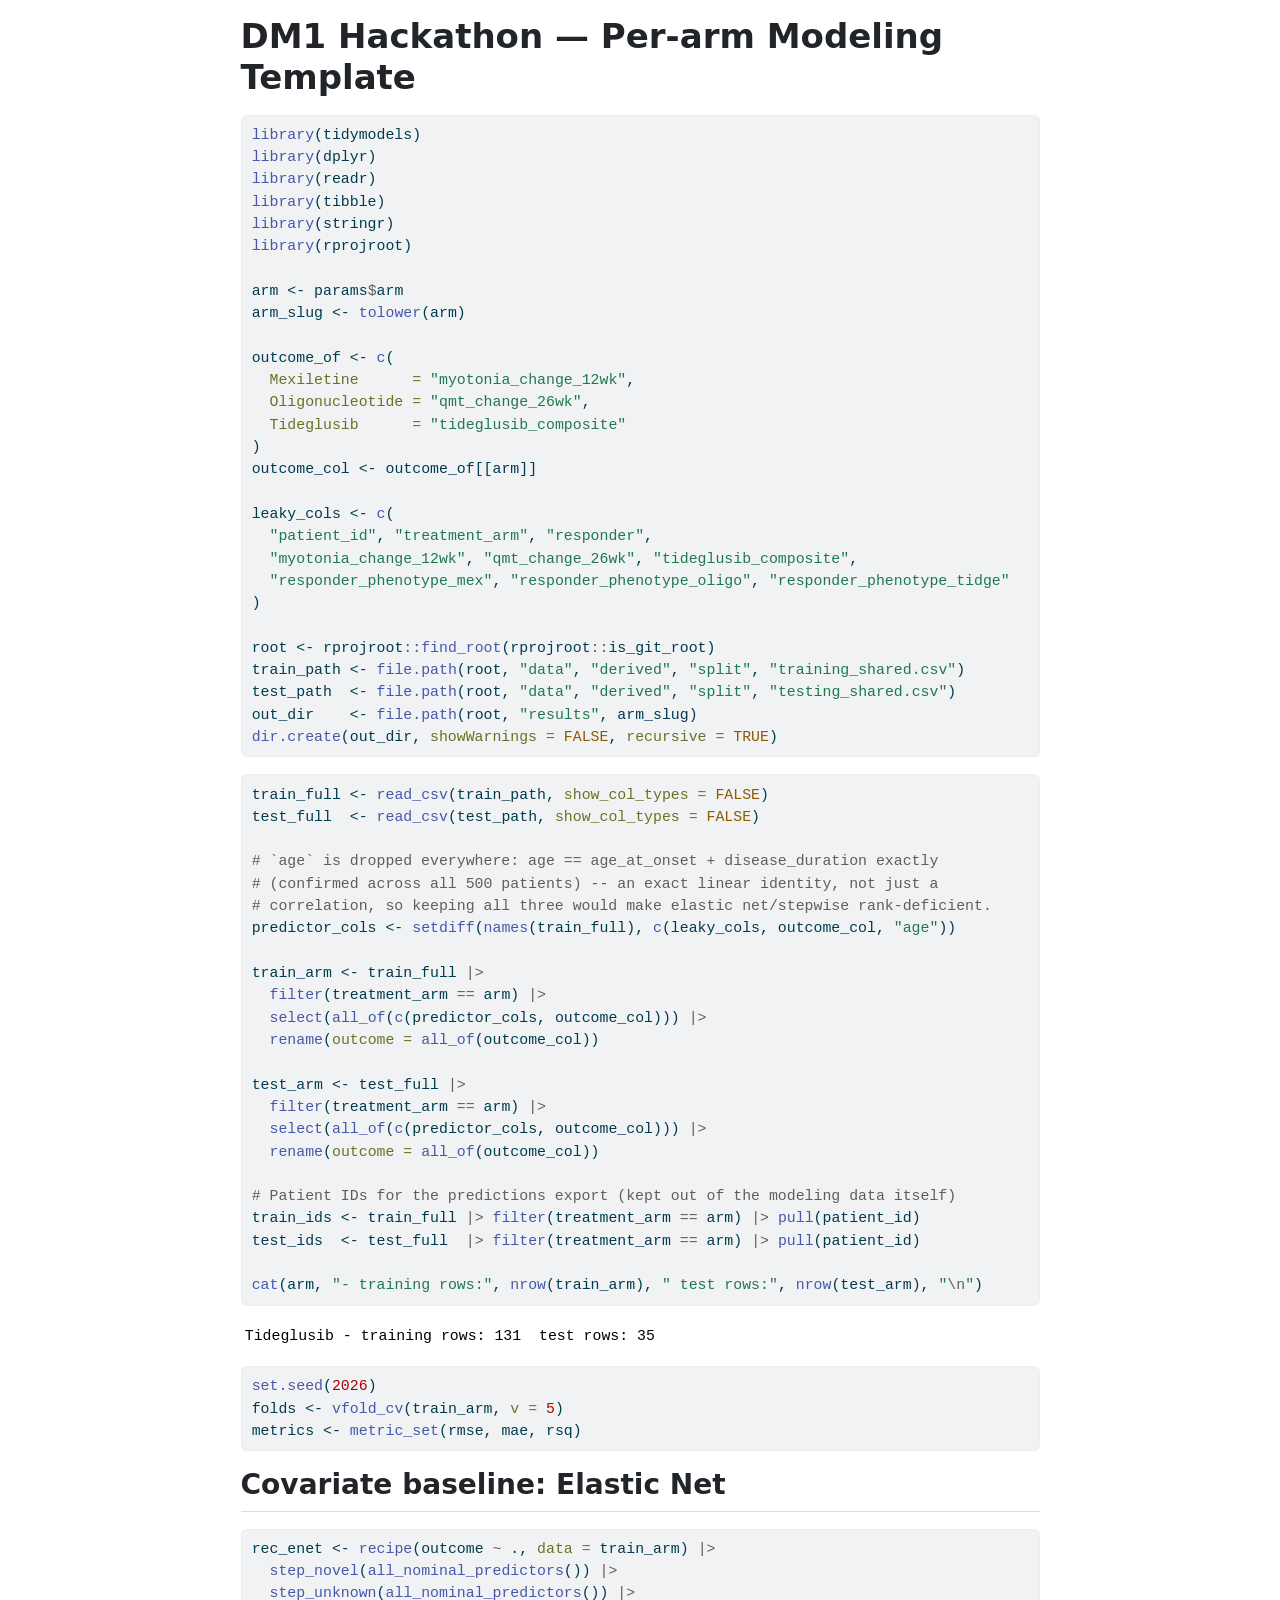
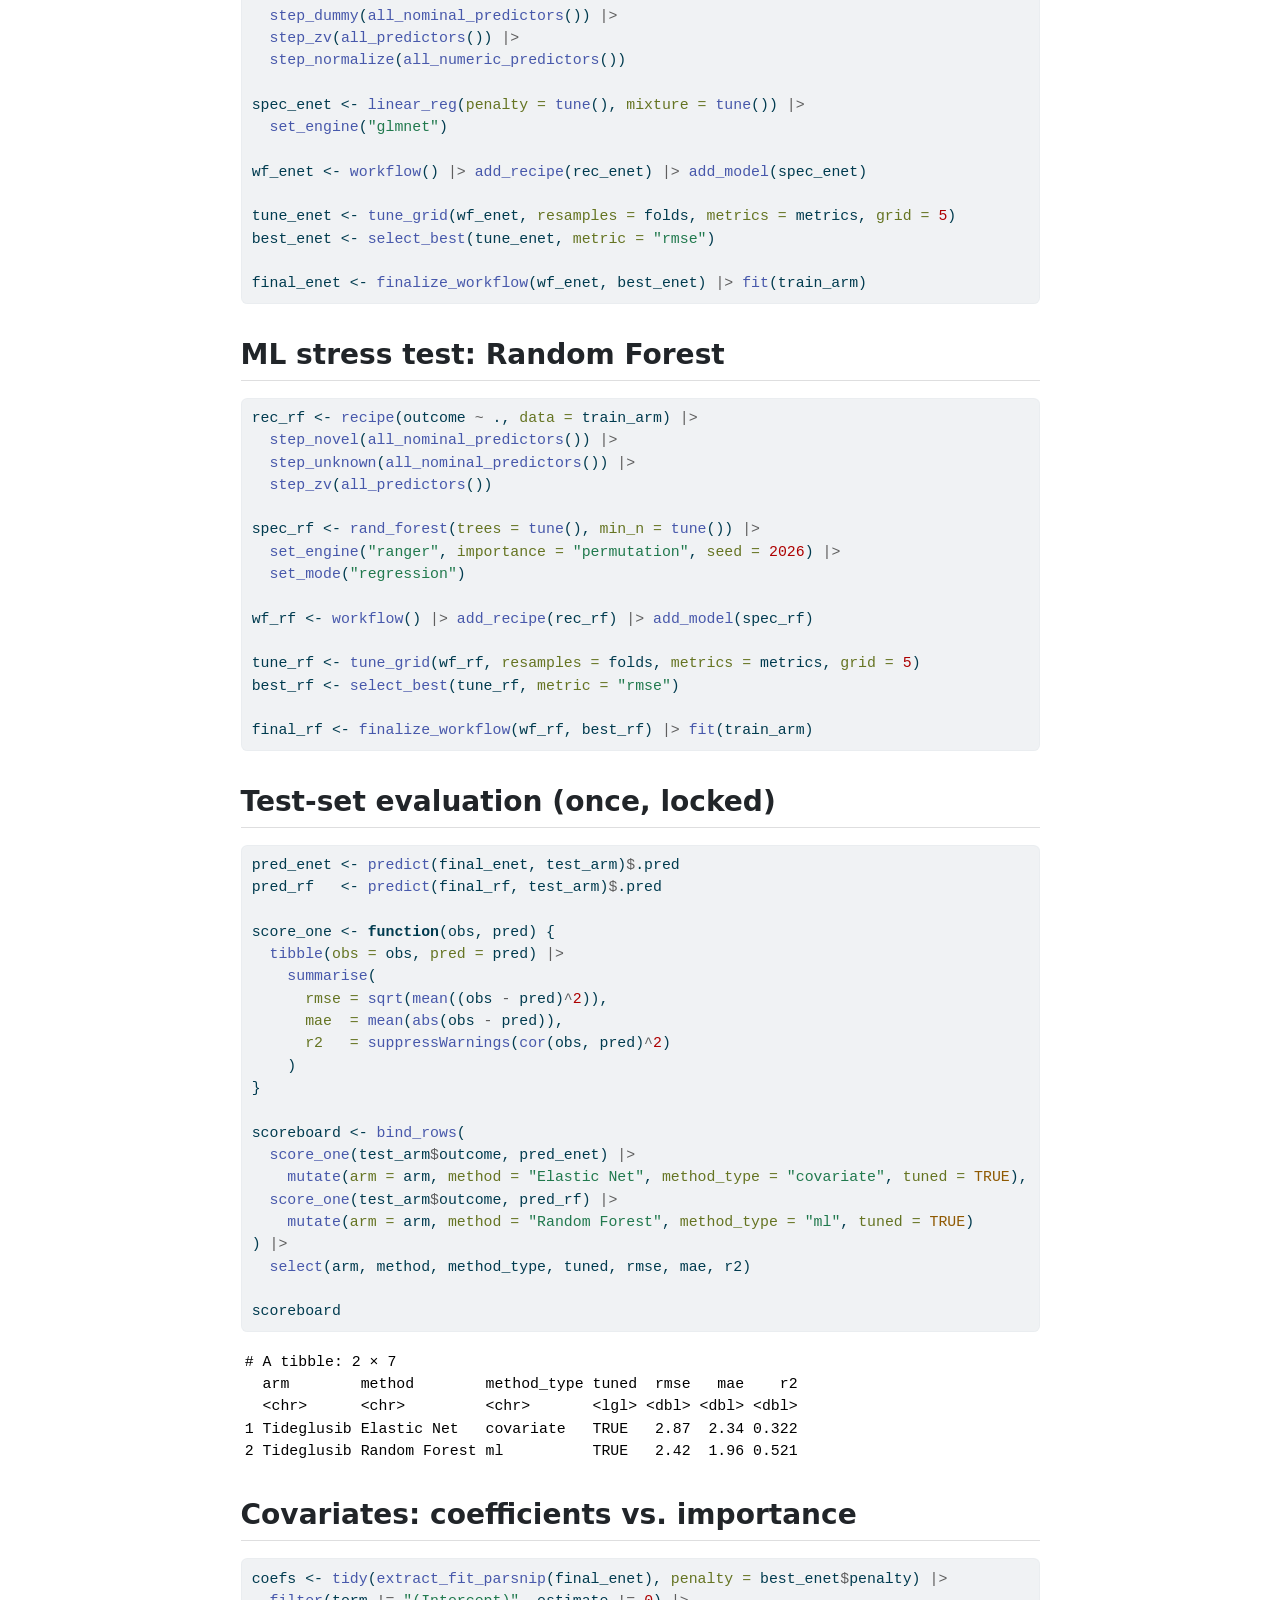
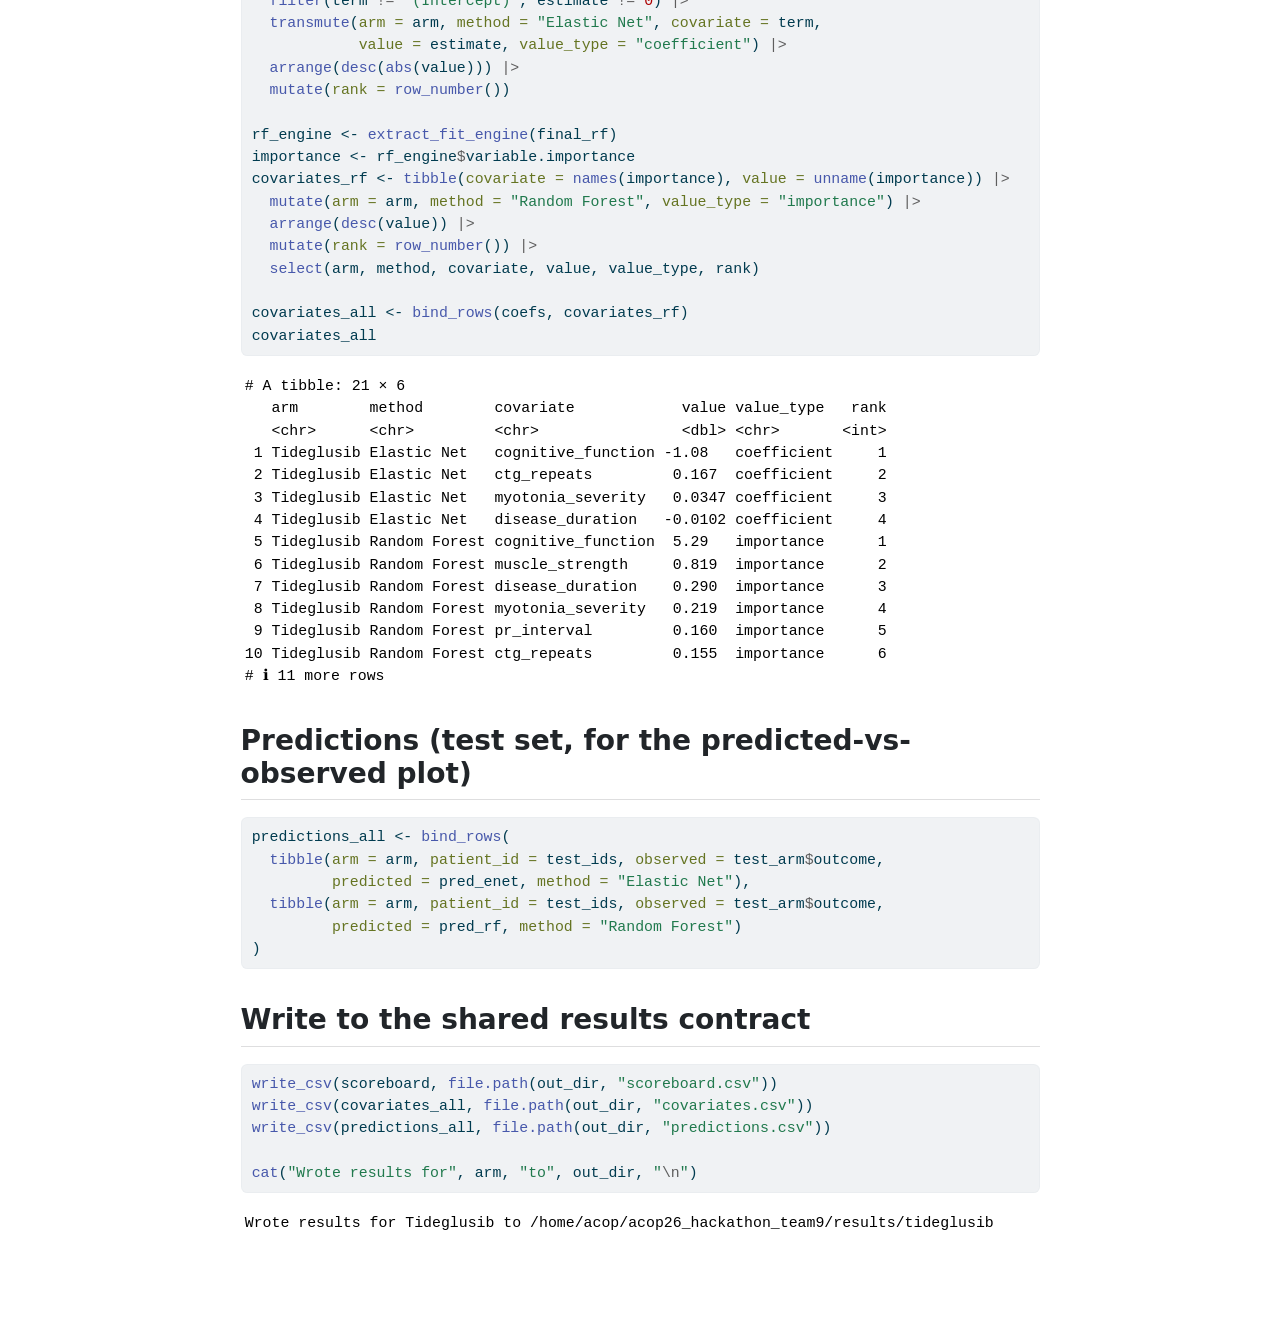
<file: templates/quarto_workflow/model_workflow.html>
<!DOCTYPE html>
<html xmlns="http://www.w3.org/1999/xhtml" lang="en" xml:lang="en"><head>

<meta charset="utf-8">
<meta name="generator" content="quarto-1.10.18">

<meta name="viewport" content="width=device-width, initial-scale=1.0, user-scalable=yes">


<title>DM1 Hackathon — Per-arm Modeling Template</title>
<style>
/* Default styles provided by pandoc.
** See https://pandoc.org/MANUAL.html#variables-for-html for config info.
*/
span.smallcaps{font-variant: small-caps;}
div.columns{display: flex; gap: 1.5em;}
div.column{flex: auto;}
@media screen {
div.columns{gap: min(4vw, 1.5em);}
div.column{overflow-x: auto;}
}
div.hanging-indent{margin-left: 1.5em; text-indent: -1.5em;}
ul.task-list{list-style: none;}
ul.task-list li input[type="checkbox"] {
  width: 0.8em;
  margin: 0 0.8em 0.2em -1em; /* quarto-specific, see https://github.com/quarto-dev/quarto-cli/issues/4556 */ 
  vertical-align: middle;
}
/* CSS for syntax highlighting */
html { -webkit-text-size-adjust: 100%; }
pre > code.sourceCode { white-space: pre; position: relative; }
pre > code.sourceCode > span { display: inline-block; line-height: 1.25; }
pre > code.sourceCode > span:empty { height: 1.2em; }
.sourceCode { overflow: visible; }
code.sourceCode > span { color: inherit; text-decoration: inherit; }
div.sourceCode { margin: 1em 0; }
pre.sourceCode { margin: 0; }
@media screen {
div.sourceCode { overflow: auto; }
}
@media print {
pre > code.sourceCode { white-space: pre-wrap; }
pre > code.sourceCode > span { text-indent: -5em; padding-left: 5em; }
}
pre.numberSource code
  { counter-reset: source-line 0; }
pre.numberSource code > span
  { position: relative; left: -4em; counter-increment: source-line; }
pre.numberSource code > span > a:first-child::before
  { content: counter(source-line);
    position: relative; left: -1em; text-align: right; vertical-align: baseline;
    border: none; display: inline-block;
    -webkit-touch-callout: none; -webkit-user-select: none;
    -khtml-user-select: none; -moz-user-select: none;
    -ms-user-select: none; user-select: none;
    padding: 0 4px; width: 4em;
  }
pre.numberSource { margin-left: 3em;  padding-left: 4px; }
div.sourceCode
  {   }
@media screen {
pre > code.sourceCode > span > a:first-child::before { text-decoration: underline; }
}
</style>


<script src="model_workflow_files/libs/clipboard/clipboard.min.js"></script>
<script src="model_workflow_files/libs/quarto-html/quarto.js" type="module"></script>
<script src="model_workflow_files/libs/quarto-html/tabsets/tabsets.js" type="module"></script>
<script src="model_workflow_files/libs/quarto-html/popper.min.js"></script>
<script src="model_workflow_files/libs/quarto-html/tippy.umd.min.js"></script>
<script src="model_workflow_files/libs/quarto-html/anchor.min.js"></script>
<link href="model_workflow_files/libs/quarto-html/tippy.css" rel="stylesheet">
<link href="model_workflow_files/libs/quarto-html/quarto-syntax-highlighting-64a204ab8560d761af7679ceaba22944.css" rel="stylesheet" id="quarto-text-highlighting-styles">
<script src="model_workflow_files/libs/bootstrap/bootstrap.min.js"></script>
<link href="model_workflow_files/libs/bootstrap/bootstrap-icons.css" rel="stylesheet">
<link href="model_workflow_files/libs/bootstrap/bootstrap-b81667f3aee051ed7b76dc6ac24662fb.min.css" rel="stylesheet" append-hash="true" id="quarto-bootstrap" data-mode="light">


</head>

<body class="fullcontent quarto-light">

<div id="quarto-content" class="page-columns page-rows-contents page-layout-article">

<main class="content" id="quarto-document-content">

<header id="title-block-header" class="quarto-title-block default">
<div class="quarto-title">
<h1 class="title">DM1 Hackathon — Per-arm Modeling Template</h1>
</div>



<div class="quarto-title-meta">

    
  
    
  </div>
  


</header>


<!--
WHAT THIS FILE IS
  A reference / fallback implementation of the per-arm modeling step: covariate
  baseline (elastic net) vs. ML stress test (random forest), on the team's shared
  split, writing results in the shared contract format so the dashboard/app can
  display them.

  You are NOT required to use this exact methodology. Use whatever models and
  packages you want. The only requirement is that your results land in
  `results/<arm_slug>/{scoreboard,covariates,predictions}.csv` with the columns
  shown at the bottom of this file. See
  .posit/assistant/skills/dm1-results-integration/SKILL.md for the full contract
  and for instructions your Posit Assistant can follow to wire YOUR results in.

HOW TO RUN THIS FOR A DIFFERENT ARM
  quarto render templates/quarto_workflow/model_workflow.qmd -P arm:Oligonucleotide
  quarto render templates/quarto_workflow/model_workflow.qmd -P arm:Tideglusib
-->
<div class="cell">
<div class="code-copy-outer-scaffold"><div class="sourceCode cell-code" id="cb1"><pre class="sourceCode r code-with-copy"><code class="sourceCode r"><span id="cb1-1"><a href="#cb1-1" aria-hidden="true" tabindex="-1"></a><span class="fu">library</span>(tidymodels)</span>
<span id="cb1-2"><a href="#cb1-2" aria-hidden="true" tabindex="-1"></a><span class="fu">library</span>(dplyr)</span>
<span id="cb1-3"><a href="#cb1-3" aria-hidden="true" tabindex="-1"></a><span class="fu">library</span>(readr)</span>
<span id="cb1-4"><a href="#cb1-4" aria-hidden="true" tabindex="-1"></a><span class="fu">library</span>(tibble)</span>
<span id="cb1-5"><a href="#cb1-5" aria-hidden="true" tabindex="-1"></a><span class="fu">library</span>(stringr)</span>
<span id="cb1-6"><a href="#cb1-6" aria-hidden="true" tabindex="-1"></a><span class="fu">library</span>(rprojroot)</span>
<span id="cb1-7"><a href="#cb1-7" aria-hidden="true" tabindex="-1"></a></span>
<span id="cb1-8"><a href="#cb1-8" aria-hidden="true" tabindex="-1"></a>arm <span class="ot">&lt;-</span> params<span class="sc">$</span>arm</span>
<span id="cb1-9"><a href="#cb1-9" aria-hidden="true" tabindex="-1"></a>arm_slug <span class="ot">&lt;-</span> <span class="fu">tolower</span>(arm)</span>
<span id="cb1-10"><a href="#cb1-10" aria-hidden="true" tabindex="-1"></a></span>
<span id="cb1-11"><a href="#cb1-11" aria-hidden="true" tabindex="-1"></a>outcome_of <span class="ot">&lt;-</span> <span class="fu">c</span>(</span>
<span id="cb1-12"><a href="#cb1-12" aria-hidden="true" tabindex="-1"></a>  <span class="at">Mexiletine      =</span> <span class="st">"myotonia_change_12wk"</span>,</span>
<span id="cb1-13"><a href="#cb1-13" aria-hidden="true" tabindex="-1"></a>  <span class="at">Oligonucleotide =</span> <span class="st">"qmt_change_26wk"</span>,</span>
<span id="cb1-14"><a href="#cb1-14" aria-hidden="true" tabindex="-1"></a>  <span class="at">Tideglusib      =</span> <span class="st">"tideglusib_composite"</span></span>
<span id="cb1-15"><a href="#cb1-15" aria-hidden="true" tabindex="-1"></a>)</span>
<span id="cb1-16"><a href="#cb1-16" aria-hidden="true" tabindex="-1"></a>outcome_col <span class="ot">&lt;-</span> outcome_of[[arm]]</span>
<span id="cb1-17"><a href="#cb1-17" aria-hidden="true" tabindex="-1"></a></span>
<span id="cb1-18"><a href="#cb1-18" aria-hidden="true" tabindex="-1"></a>leaky_cols <span class="ot">&lt;-</span> <span class="fu">c</span>(</span>
<span id="cb1-19"><a href="#cb1-19" aria-hidden="true" tabindex="-1"></a>  <span class="st">"patient_id"</span>, <span class="st">"treatment_arm"</span>, <span class="st">"responder"</span>,</span>
<span id="cb1-20"><a href="#cb1-20" aria-hidden="true" tabindex="-1"></a>  <span class="st">"myotonia_change_12wk"</span>, <span class="st">"qmt_change_26wk"</span>, <span class="st">"tideglusib_composite"</span>,</span>
<span id="cb1-21"><a href="#cb1-21" aria-hidden="true" tabindex="-1"></a>  <span class="st">"responder_phenotype_mex"</span>, <span class="st">"responder_phenotype_oligo"</span>, <span class="st">"responder_phenotype_tidge"</span></span>
<span id="cb1-22"><a href="#cb1-22" aria-hidden="true" tabindex="-1"></a>)</span>
<span id="cb1-23"><a href="#cb1-23" aria-hidden="true" tabindex="-1"></a></span>
<span id="cb1-24"><a href="#cb1-24" aria-hidden="true" tabindex="-1"></a>root <span class="ot">&lt;-</span> rprojroot<span class="sc">::</span><span class="fu">find_root</span>(rprojroot<span class="sc">::</span>is_git_root)</span>
<span id="cb1-25"><a href="#cb1-25" aria-hidden="true" tabindex="-1"></a>train_path <span class="ot">&lt;-</span> <span class="fu">file.path</span>(root, <span class="st">"data"</span>, <span class="st">"derived"</span>, <span class="st">"split"</span>, <span class="st">"training_shared.csv"</span>)</span>
<span id="cb1-26"><a href="#cb1-26" aria-hidden="true" tabindex="-1"></a>test_path  <span class="ot">&lt;-</span> <span class="fu">file.path</span>(root, <span class="st">"data"</span>, <span class="st">"derived"</span>, <span class="st">"split"</span>, <span class="st">"testing_shared.csv"</span>)</span>
<span id="cb1-27"><a href="#cb1-27" aria-hidden="true" tabindex="-1"></a>out_dir    <span class="ot">&lt;-</span> <span class="fu">file.path</span>(root, <span class="st">"results"</span>, arm_slug)</span>
<span id="cb1-28"><a href="#cb1-28" aria-hidden="true" tabindex="-1"></a><span class="fu">dir.create</span>(out_dir, <span class="at">showWarnings =</span> <span class="cn">FALSE</span>, <span class="at">recursive =</span> <span class="cn">TRUE</span>)</span></code></pre></div><button title="Copy to Clipboard" class="code-copy-button"><i class="bi"></i></button></div>
</div>
<div class="cell">
<div class="code-copy-outer-scaffold"><div class="sourceCode cell-code" id="cb2"><pre class="sourceCode r code-with-copy"><code class="sourceCode r"><span id="cb2-1"><a href="#cb2-1" aria-hidden="true" tabindex="-1"></a>train_full <span class="ot">&lt;-</span> <span class="fu">read_csv</span>(train_path, <span class="at">show_col_types =</span> <span class="cn">FALSE</span>)</span>
<span id="cb2-2"><a href="#cb2-2" aria-hidden="true" tabindex="-1"></a>test_full  <span class="ot">&lt;-</span> <span class="fu">read_csv</span>(test_path, <span class="at">show_col_types =</span> <span class="cn">FALSE</span>)</span>
<span id="cb2-3"><a href="#cb2-3" aria-hidden="true" tabindex="-1"></a></span>
<span id="cb2-4"><a href="#cb2-4" aria-hidden="true" tabindex="-1"></a><span class="co"># `age` is dropped everywhere: age == age_at_onset + disease_duration exactly</span></span>
<span id="cb2-5"><a href="#cb2-5" aria-hidden="true" tabindex="-1"></a><span class="co"># (confirmed across all 500 patients) -- an exact linear identity, not just a</span></span>
<span id="cb2-6"><a href="#cb2-6" aria-hidden="true" tabindex="-1"></a><span class="co"># correlation, so keeping all three would make elastic net/stepwise rank-deficient.</span></span>
<span id="cb2-7"><a href="#cb2-7" aria-hidden="true" tabindex="-1"></a>predictor_cols <span class="ot">&lt;-</span> <span class="fu">setdiff</span>(<span class="fu">names</span>(train_full), <span class="fu">c</span>(leaky_cols, outcome_col, <span class="st">"age"</span>))</span>
<span id="cb2-8"><a href="#cb2-8" aria-hidden="true" tabindex="-1"></a></span>
<span id="cb2-9"><a href="#cb2-9" aria-hidden="true" tabindex="-1"></a>train_arm <span class="ot">&lt;-</span> train_full <span class="sc">|&gt;</span></span>
<span id="cb2-10"><a href="#cb2-10" aria-hidden="true" tabindex="-1"></a>  <span class="fu">filter</span>(treatment_arm <span class="sc">==</span> arm) <span class="sc">|&gt;</span></span>
<span id="cb2-11"><a href="#cb2-11" aria-hidden="true" tabindex="-1"></a>  <span class="fu">select</span>(<span class="fu">all_of</span>(<span class="fu">c</span>(predictor_cols, outcome_col))) <span class="sc">|&gt;</span></span>
<span id="cb2-12"><a href="#cb2-12" aria-hidden="true" tabindex="-1"></a>  <span class="fu">rename</span>(<span class="at">outcome =</span> <span class="fu">all_of</span>(outcome_col))</span>
<span id="cb2-13"><a href="#cb2-13" aria-hidden="true" tabindex="-1"></a></span>
<span id="cb2-14"><a href="#cb2-14" aria-hidden="true" tabindex="-1"></a>test_arm <span class="ot">&lt;-</span> test_full <span class="sc">|&gt;</span></span>
<span id="cb2-15"><a href="#cb2-15" aria-hidden="true" tabindex="-1"></a>  <span class="fu">filter</span>(treatment_arm <span class="sc">==</span> arm) <span class="sc">|&gt;</span></span>
<span id="cb2-16"><a href="#cb2-16" aria-hidden="true" tabindex="-1"></a>  <span class="fu">select</span>(<span class="fu">all_of</span>(<span class="fu">c</span>(predictor_cols, outcome_col))) <span class="sc">|&gt;</span></span>
<span id="cb2-17"><a href="#cb2-17" aria-hidden="true" tabindex="-1"></a>  <span class="fu">rename</span>(<span class="at">outcome =</span> <span class="fu">all_of</span>(outcome_col))</span>
<span id="cb2-18"><a href="#cb2-18" aria-hidden="true" tabindex="-1"></a></span>
<span id="cb2-19"><a href="#cb2-19" aria-hidden="true" tabindex="-1"></a><span class="co"># Patient IDs for the predictions export (kept out of the modeling data itself)</span></span>
<span id="cb2-20"><a href="#cb2-20" aria-hidden="true" tabindex="-1"></a>train_ids <span class="ot">&lt;-</span> train_full <span class="sc">|&gt;</span> <span class="fu">filter</span>(treatment_arm <span class="sc">==</span> arm) <span class="sc">|&gt;</span> <span class="fu">pull</span>(patient_id)</span>
<span id="cb2-21"><a href="#cb2-21" aria-hidden="true" tabindex="-1"></a>test_ids  <span class="ot">&lt;-</span> test_full  <span class="sc">|&gt;</span> <span class="fu">filter</span>(treatment_arm <span class="sc">==</span> arm) <span class="sc">|&gt;</span> <span class="fu">pull</span>(patient_id)</span>
<span id="cb2-22"><a href="#cb2-22" aria-hidden="true" tabindex="-1"></a></span>
<span id="cb2-23"><a href="#cb2-23" aria-hidden="true" tabindex="-1"></a><span class="fu">cat</span>(arm, <span class="st">"- training rows:"</span>, <span class="fu">nrow</span>(train_arm), <span class="st">" test rows:"</span>, <span class="fu">nrow</span>(test_arm), <span class="st">"</span><span class="sc">\n</span><span class="st">"</span>)</span></code></pre></div><button title="Copy to Clipboard" class="code-copy-button"><i class="bi"></i></button></div>
<div class="cell-output cell-output-stdout">
<pre><code>Tideglusib - training rows: 131  test rows: 35 </code></pre>
</div>
</div>
<div class="cell">
<div class="code-copy-outer-scaffold"><div class="sourceCode cell-code" id="cb4"><pre class="sourceCode r code-with-copy"><code class="sourceCode r"><span id="cb4-1"><a href="#cb4-1" aria-hidden="true" tabindex="-1"></a><span class="fu">set.seed</span>(<span class="dv">2026</span>)</span>
<span id="cb4-2"><a href="#cb4-2" aria-hidden="true" tabindex="-1"></a>folds <span class="ot">&lt;-</span> <span class="fu">vfold_cv</span>(train_arm, <span class="at">v =</span> <span class="dv">5</span>)</span>
<span id="cb4-3"><a href="#cb4-3" aria-hidden="true" tabindex="-1"></a>metrics <span class="ot">&lt;-</span> <span class="fu">metric_set</span>(rmse, mae, rsq)</span></code></pre></div><button title="Copy to Clipboard" class="code-copy-button"><i class="bi"></i></button></div>
</div>
<section id="covariate-baseline-elastic-net" class="level2">
<h2 class="anchored" data-anchor-id="covariate-baseline-elastic-net">Covariate baseline: Elastic Net</h2>
<div class="cell">
<div class="code-copy-outer-scaffold"><div class="sourceCode cell-code" id="cb5"><pre class="sourceCode r code-with-copy"><code class="sourceCode r"><span id="cb5-1"><a href="#cb5-1" aria-hidden="true" tabindex="-1"></a>rec_enet <span class="ot">&lt;-</span> <span class="fu">recipe</span>(outcome <span class="sc">~</span> ., <span class="at">data =</span> train_arm) <span class="sc">|&gt;</span></span>
<span id="cb5-2"><a href="#cb5-2" aria-hidden="true" tabindex="-1"></a>  <span class="fu">step_novel</span>(<span class="fu">all_nominal_predictors</span>()) <span class="sc">|&gt;</span></span>
<span id="cb5-3"><a href="#cb5-3" aria-hidden="true" tabindex="-1"></a>  <span class="fu">step_unknown</span>(<span class="fu">all_nominal_predictors</span>()) <span class="sc">|&gt;</span></span>
<span id="cb5-4"><a href="#cb5-4" aria-hidden="true" tabindex="-1"></a>  <span class="fu">step_dummy</span>(<span class="fu">all_nominal_predictors</span>()) <span class="sc">|&gt;</span></span>
<span id="cb5-5"><a href="#cb5-5" aria-hidden="true" tabindex="-1"></a>  <span class="fu">step_zv</span>(<span class="fu">all_predictors</span>()) <span class="sc">|&gt;</span></span>
<span id="cb5-6"><a href="#cb5-6" aria-hidden="true" tabindex="-1"></a>  <span class="fu">step_normalize</span>(<span class="fu">all_numeric_predictors</span>())</span>
<span id="cb5-7"><a href="#cb5-7" aria-hidden="true" tabindex="-1"></a></span>
<span id="cb5-8"><a href="#cb5-8" aria-hidden="true" tabindex="-1"></a>spec_enet <span class="ot">&lt;-</span> <span class="fu">linear_reg</span>(<span class="at">penalty =</span> <span class="fu">tune</span>(), <span class="at">mixture =</span> <span class="fu">tune</span>()) <span class="sc">|&gt;</span></span>
<span id="cb5-9"><a href="#cb5-9" aria-hidden="true" tabindex="-1"></a>  <span class="fu">set_engine</span>(<span class="st">"glmnet"</span>)</span>
<span id="cb5-10"><a href="#cb5-10" aria-hidden="true" tabindex="-1"></a></span>
<span id="cb5-11"><a href="#cb5-11" aria-hidden="true" tabindex="-1"></a>wf_enet <span class="ot">&lt;-</span> <span class="fu">workflow</span>() <span class="sc">|&gt;</span> <span class="fu">add_recipe</span>(rec_enet) <span class="sc">|&gt;</span> <span class="fu">add_model</span>(spec_enet)</span>
<span id="cb5-12"><a href="#cb5-12" aria-hidden="true" tabindex="-1"></a></span>
<span id="cb5-13"><a href="#cb5-13" aria-hidden="true" tabindex="-1"></a>tune_enet <span class="ot">&lt;-</span> <span class="fu">tune_grid</span>(wf_enet, <span class="at">resamples =</span> folds, <span class="at">metrics =</span> metrics, <span class="at">grid =</span> <span class="dv">5</span>)</span>
<span id="cb5-14"><a href="#cb5-14" aria-hidden="true" tabindex="-1"></a>best_enet <span class="ot">&lt;-</span> <span class="fu">select_best</span>(tune_enet, <span class="at">metric =</span> <span class="st">"rmse"</span>)</span>
<span id="cb5-15"><a href="#cb5-15" aria-hidden="true" tabindex="-1"></a></span>
<span id="cb5-16"><a href="#cb5-16" aria-hidden="true" tabindex="-1"></a>final_enet <span class="ot">&lt;-</span> <span class="fu">finalize_workflow</span>(wf_enet, best_enet) <span class="sc">|&gt;</span> <span class="fu">fit</span>(train_arm)</span></code></pre></div><button title="Copy to Clipboard" class="code-copy-button"><i class="bi"></i></button></div>
</div>
</section>
<section id="ml-stress-test-random-forest" class="level2">
<h2 class="anchored" data-anchor-id="ml-stress-test-random-forest">ML stress test: Random Forest</h2>
<div class="cell">
<div class="code-copy-outer-scaffold"><div class="sourceCode cell-code" id="cb6"><pre class="sourceCode r code-with-copy"><code class="sourceCode r"><span id="cb6-1"><a href="#cb6-1" aria-hidden="true" tabindex="-1"></a>rec_rf <span class="ot">&lt;-</span> <span class="fu">recipe</span>(outcome <span class="sc">~</span> ., <span class="at">data =</span> train_arm) <span class="sc">|&gt;</span></span>
<span id="cb6-2"><a href="#cb6-2" aria-hidden="true" tabindex="-1"></a>  <span class="fu">step_novel</span>(<span class="fu">all_nominal_predictors</span>()) <span class="sc">|&gt;</span></span>
<span id="cb6-3"><a href="#cb6-3" aria-hidden="true" tabindex="-1"></a>  <span class="fu">step_unknown</span>(<span class="fu">all_nominal_predictors</span>()) <span class="sc">|&gt;</span></span>
<span id="cb6-4"><a href="#cb6-4" aria-hidden="true" tabindex="-1"></a>  <span class="fu">step_zv</span>(<span class="fu">all_predictors</span>())</span>
<span id="cb6-5"><a href="#cb6-5" aria-hidden="true" tabindex="-1"></a></span>
<span id="cb6-6"><a href="#cb6-6" aria-hidden="true" tabindex="-1"></a>spec_rf <span class="ot">&lt;-</span> <span class="fu">rand_forest</span>(<span class="at">trees =</span> <span class="fu">tune</span>(), <span class="at">min_n =</span> <span class="fu">tune</span>()) <span class="sc">|&gt;</span></span>
<span id="cb6-7"><a href="#cb6-7" aria-hidden="true" tabindex="-1"></a>  <span class="fu">set_engine</span>(<span class="st">"ranger"</span>, <span class="at">importance =</span> <span class="st">"permutation"</span>, <span class="at">seed =</span> <span class="dv">2026</span>) <span class="sc">|&gt;</span></span>
<span id="cb6-8"><a href="#cb6-8" aria-hidden="true" tabindex="-1"></a>  <span class="fu">set_mode</span>(<span class="st">"regression"</span>)</span>
<span id="cb6-9"><a href="#cb6-9" aria-hidden="true" tabindex="-1"></a></span>
<span id="cb6-10"><a href="#cb6-10" aria-hidden="true" tabindex="-1"></a>wf_rf <span class="ot">&lt;-</span> <span class="fu">workflow</span>() <span class="sc">|&gt;</span> <span class="fu">add_recipe</span>(rec_rf) <span class="sc">|&gt;</span> <span class="fu">add_model</span>(spec_rf)</span>
<span id="cb6-11"><a href="#cb6-11" aria-hidden="true" tabindex="-1"></a></span>
<span id="cb6-12"><a href="#cb6-12" aria-hidden="true" tabindex="-1"></a>tune_rf <span class="ot">&lt;-</span> <span class="fu">tune_grid</span>(wf_rf, <span class="at">resamples =</span> folds, <span class="at">metrics =</span> metrics, <span class="at">grid =</span> <span class="dv">5</span>)</span>
<span id="cb6-13"><a href="#cb6-13" aria-hidden="true" tabindex="-1"></a>best_rf <span class="ot">&lt;-</span> <span class="fu">select_best</span>(tune_rf, <span class="at">metric =</span> <span class="st">"rmse"</span>)</span>
<span id="cb6-14"><a href="#cb6-14" aria-hidden="true" tabindex="-1"></a></span>
<span id="cb6-15"><a href="#cb6-15" aria-hidden="true" tabindex="-1"></a>final_rf <span class="ot">&lt;-</span> <span class="fu">finalize_workflow</span>(wf_rf, best_rf) <span class="sc">|&gt;</span> <span class="fu">fit</span>(train_arm)</span></code></pre></div><button title="Copy to Clipboard" class="code-copy-button"><i class="bi"></i></button></div>
</div>
</section>
<section id="test-set-evaluation-once-locked" class="level2">
<h2 class="anchored" data-anchor-id="test-set-evaluation-once-locked">Test-set evaluation (once, locked)</h2>
<div class="cell">
<div class="code-copy-outer-scaffold"><div class="sourceCode cell-code" id="cb7"><pre class="sourceCode r code-with-copy"><code class="sourceCode r"><span id="cb7-1"><a href="#cb7-1" aria-hidden="true" tabindex="-1"></a>pred_enet <span class="ot">&lt;-</span> <span class="fu">predict</span>(final_enet, test_arm)<span class="sc">$</span>.pred</span>
<span id="cb7-2"><a href="#cb7-2" aria-hidden="true" tabindex="-1"></a>pred_rf   <span class="ot">&lt;-</span> <span class="fu">predict</span>(final_rf, test_arm)<span class="sc">$</span>.pred</span>
<span id="cb7-3"><a href="#cb7-3" aria-hidden="true" tabindex="-1"></a></span>
<span id="cb7-4"><a href="#cb7-4" aria-hidden="true" tabindex="-1"></a>score_one <span class="ot">&lt;-</span> <span class="cf">function</span>(obs, pred) {</span>
<span id="cb7-5"><a href="#cb7-5" aria-hidden="true" tabindex="-1"></a>  <span class="fu">tibble</span>(<span class="at">obs =</span> obs, <span class="at">pred =</span> pred) <span class="sc">|&gt;</span></span>
<span id="cb7-6"><a href="#cb7-6" aria-hidden="true" tabindex="-1"></a>    <span class="fu">summarise</span>(</span>
<span id="cb7-7"><a href="#cb7-7" aria-hidden="true" tabindex="-1"></a>      <span class="at">rmse =</span> <span class="fu">sqrt</span>(<span class="fu">mean</span>((obs <span class="sc">-</span> pred)<span class="sc">^</span><span class="dv">2</span>)),</span>
<span id="cb7-8"><a href="#cb7-8" aria-hidden="true" tabindex="-1"></a>      <span class="at">mae  =</span> <span class="fu">mean</span>(<span class="fu">abs</span>(obs <span class="sc">-</span> pred)),</span>
<span id="cb7-9"><a href="#cb7-9" aria-hidden="true" tabindex="-1"></a>      <span class="at">r2   =</span> <span class="fu">suppressWarnings</span>(<span class="fu">cor</span>(obs, pred)<span class="sc">^</span><span class="dv">2</span>)</span>
<span id="cb7-10"><a href="#cb7-10" aria-hidden="true" tabindex="-1"></a>    )</span>
<span id="cb7-11"><a href="#cb7-11" aria-hidden="true" tabindex="-1"></a>}</span>
<span id="cb7-12"><a href="#cb7-12" aria-hidden="true" tabindex="-1"></a></span>
<span id="cb7-13"><a href="#cb7-13" aria-hidden="true" tabindex="-1"></a>scoreboard <span class="ot">&lt;-</span> <span class="fu">bind_rows</span>(</span>
<span id="cb7-14"><a href="#cb7-14" aria-hidden="true" tabindex="-1"></a>  <span class="fu">score_one</span>(test_arm<span class="sc">$</span>outcome, pred_enet) <span class="sc">|&gt;</span></span>
<span id="cb7-15"><a href="#cb7-15" aria-hidden="true" tabindex="-1"></a>    <span class="fu">mutate</span>(<span class="at">arm =</span> arm, <span class="at">method =</span> <span class="st">"Elastic Net"</span>, <span class="at">method_type =</span> <span class="st">"covariate"</span>, <span class="at">tuned =</span> <span class="cn">TRUE</span>),</span>
<span id="cb7-16"><a href="#cb7-16" aria-hidden="true" tabindex="-1"></a>  <span class="fu">score_one</span>(test_arm<span class="sc">$</span>outcome, pred_rf) <span class="sc">|&gt;</span></span>
<span id="cb7-17"><a href="#cb7-17" aria-hidden="true" tabindex="-1"></a>    <span class="fu">mutate</span>(<span class="at">arm =</span> arm, <span class="at">method =</span> <span class="st">"Random Forest"</span>, <span class="at">method_type =</span> <span class="st">"ml"</span>, <span class="at">tuned =</span> <span class="cn">TRUE</span>)</span>
<span id="cb7-18"><a href="#cb7-18" aria-hidden="true" tabindex="-1"></a>) <span class="sc">|&gt;</span></span>
<span id="cb7-19"><a href="#cb7-19" aria-hidden="true" tabindex="-1"></a>  <span class="fu">select</span>(arm, method, method_type, tuned, rmse, mae, r2)</span>
<span id="cb7-20"><a href="#cb7-20" aria-hidden="true" tabindex="-1"></a></span>
<span id="cb7-21"><a href="#cb7-21" aria-hidden="true" tabindex="-1"></a>scoreboard</span></code></pre></div><button title="Copy to Clipboard" class="code-copy-button"><i class="bi"></i></button></div>
<div class="cell-output cell-output-stdout">
<pre><code># A tibble: 2 × 7
  arm        method        method_type tuned  rmse   mae    r2
  &lt;chr&gt;      &lt;chr&gt;         &lt;chr&gt;       &lt;lgl&gt; &lt;dbl&gt; &lt;dbl&gt; &lt;dbl&gt;
1 Tideglusib Elastic Net   covariate   TRUE   2.87  2.34 0.322
2 Tideglusib Random Forest ml          TRUE   2.42  1.96 0.521</code></pre>
</div>
</div>
</section>
<section id="covariates-coefficients-vs.-importance" class="level2">
<h2 class="anchored" data-anchor-id="covariates-coefficients-vs.-importance">Covariates: coefficients vs.&nbsp;importance</h2>
<div class="cell">
<div class="code-copy-outer-scaffold"><div class="sourceCode cell-code" id="cb9"><pre class="sourceCode r code-with-copy"><code class="sourceCode r"><span id="cb9-1"><a href="#cb9-1" aria-hidden="true" tabindex="-1"></a>coefs <span class="ot">&lt;-</span> <span class="fu">tidy</span>(<span class="fu">extract_fit_parsnip</span>(final_enet), <span class="at">penalty =</span> best_enet<span class="sc">$</span>penalty) <span class="sc">|&gt;</span></span>
<span id="cb9-2"><a href="#cb9-2" aria-hidden="true" tabindex="-1"></a>  <span class="fu">filter</span>(term <span class="sc">!=</span> <span class="st">"(Intercept)"</span>, estimate <span class="sc">!=</span> <span class="dv">0</span>) <span class="sc">|&gt;</span></span>
<span id="cb9-3"><a href="#cb9-3" aria-hidden="true" tabindex="-1"></a>  <span class="fu">transmute</span>(<span class="at">arm =</span> arm, <span class="at">method =</span> <span class="st">"Elastic Net"</span>, <span class="at">covariate =</span> term,</span>
<span id="cb9-4"><a href="#cb9-4" aria-hidden="true" tabindex="-1"></a>            <span class="at">value =</span> estimate, <span class="at">value_type =</span> <span class="st">"coefficient"</span>) <span class="sc">|&gt;</span></span>
<span id="cb9-5"><a href="#cb9-5" aria-hidden="true" tabindex="-1"></a>  <span class="fu">arrange</span>(<span class="fu">desc</span>(<span class="fu">abs</span>(value))) <span class="sc">|&gt;</span></span>
<span id="cb9-6"><a href="#cb9-6" aria-hidden="true" tabindex="-1"></a>  <span class="fu">mutate</span>(<span class="at">rank =</span> <span class="fu">row_number</span>())</span>
<span id="cb9-7"><a href="#cb9-7" aria-hidden="true" tabindex="-1"></a></span>
<span id="cb9-8"><a href="#cb9-8" aria-hidden="true" tabindex="-1"></a>rf_engine <span class="ot">&lt;-</span> <span class="fu">extract_fit_engine</span>(final_rf)</span>
<span id="cb9-9"><a href="#cb9-9" aria-hidden="true" tabindex="-1"></a>importance <span class="ot">&lt;-</span> rf_engine<span class="sc">$</span>variable.importance</span>
<span id="cb9-10"><a href="#cb9-10" aria-hidden="true" tabindex="-1"></a>covariates_rf <span class="ot">&lt;-</span> <span class="fu">tibble</span>(<span class="at">covariate =</span> <span class="fu">names</span>(importance), <span class="at">value =</span> <span class="fu">unname</span>(importance)) <span class="sc">|&gt;</span></span>
<span id="cb9-11"><a href="#cb9-11" aria-hidden="true" tabindex="-1"></a>  <span class="fu">mutate</span>(<span class="at">arm =</span> arm, <span class="at">method =</span> <span class="st">"Random Forest"</span>, <span class="at">value_type =</span> <span class="st">"importance"</span>) <span class="sc">|&gt;</span></span>
<span id="cb9-12"><a href="#cb9-12" aria-hidden="true" tabindex="-1"></a>  <span class="fu">arrange</span>(<span class="fu">desc</span>(value)) <span class="sc">|&gt;</span></span>
<span id="cb9-13"><a href="#cb9-13" aria-hidden="true" tabindex="-1"></a>  <span class="fu">mutate</span>(<span class="at">rank =</span> <span class="fu">row_number</span>()) <span class="sc">|&gt;</span></span>
<span id="cb9-14"><a href="#cb9-14" aria-hidden="true" tabindex="-1"></a>  <span class="fu">select</span>(arm, method, covariate, value, value_type, rank)</span>
<span id="cb9-15"><a href="#cb9-15" aria-hidden="true" tabindex="-1"></a></span>
<span id="cb9-16"><a href="#cb9-16" aria-hidden="true" tabindex="-1"></a>covariates_all <span class="ot">&lt;-</span> <span class="fu">bind_rows</span>(coefs, covariates_rf)</span>
<span id="cb9-17"><a href="#cb9-17" aria-hidden="true" tabindex="-1"></a>covariates_all</span></code></pre></div><button title="Copy to Clipboard" class="code-copy-button"><i class="bi"></i></button></div>
<div class="cell-output cell-output-stdout">
<pre><code># A tibble: 21 × 6
   arm        method        covariate            value value_type   rank
   &lt;chr&gt;      &lt;chr&gt;         &lt;chr&gt;                &lt;dbl&gt; &lt;chr&gt;       &lt;int&gt;
 1 Tideglusib Elastic Net   cognitive_function -1.08   coefficient     1
 2 Tideglusib Elastic Net   ctg_repeats         0.167  coefficient     2
 3 Tideglusib Elastic Net   myotonia_severity   0.0347 coefficient     3
 4 Tideglusib Elastic Net   disease_duration   -0.0102 coefficient     4
 5 Tideglusib Random Forest cognitive_function  5.29   importance      1
 6 Tideglusib Random Forest muscle_strength     0.819  importance      2
 7 Tideglusib Random Forest disease_duration    0.290  importance      3
 8 Tideglusib Random Forest myotonia_severity   0.219  importance      4
 9 Tideglusib Random Forest pr_interval         0.160  importance      5
10 Tideglusib Random Forest ctg_repeats         0.155  importance      6
# ℹ 11 more rows</code></pre>
</div>
</div>
</section>
<section id="predictions-test-set-for-the-predicted-vs-observed-plot" class="level2">
<h2 class="anchored" data-anchor-id="predictions-test-set-for-the-predicted-vs-observed-plot">Predictions (test set, for the predicted-vs-observed plot)</h2>
<div class="cell">
<div class="code-copy-outer-scaffold"><div class="sourceCode cell-code" id="cb11"><pre class="sourceCode r code-with-copy"><code class="sourceCode r"><span id="cb11-1"><a href="#cb11-1" aria-hidden="true" tabindex="-1"></a>predictions_all <span class="ot">&lt;-</span> <span class="fu">bind_rows</span>(</span>
<span id="cb11-2"><a href="#cb11-2" aria-hidden="true" tabindex="-1"></a>  <span class="fu">tibble</span>(<span class="at">arm =</span> arm, <span class="at">patient_id =</span> test_ids, <span class="at">observed =</span> test_arm<span class="sc">$</span>outcome,</span>
<span id="cb11-3"><a href="#cb11-3" aria-hidden="true" tabindex="-1"></a>         <span class="at">predicted =</span> pred_enet, <span class="at">method =</span> <span class="st">"Elastic Net"</span>),</span>
<span id="cb11-4"><a href="#cb11-4" aria-hidden="true" tabindex="-1"></a>  <span class="fu">tibble</span>(<span class="at">arm =</span> arm, <span class="at">patient_id =</span> test_ids, <span class="at">observed =</span> test_arm<span class="sc">$</span>outcome,</span>
<span id="cb11-5"><a href="#cb11-5" aria-hidden="true" tabindex="-1"></a>         <span class="at">predicted =</span> pred_rf, <span class="at">method =</span> <span class="st">"Random Forest"</span>)</span>
<span id="cb11-6"><a href="#cb11-6" aria-hidden="true" tabindex="-1"></a>)</span></code></pre></div><button title="Copy to Clipboard" class="code-copy-button"><i class="bi"></i></button></div>
</div>
</section>
<section id="write-to-the-shared-results-contract" class="level2">
<h2 class="anchored" data-anchor-id="write-to-the-shared-results-contract">Write to the shared results contract</h2>
<div class="cell">
<div class="code-copy-outer-scaffold"><div class="sourceCode cell-code" id="cb12"><pre class="sourceCode r code-with-copy"><code class="sourceCode r"><span id="cb12-1"><a href="#cb12-1" aria-hidden="true" tabindex="-1"></a><span class="fu">write_csv</span>(scoreboard, <span class="fu">file.path</span>(out_dir, <span class="st">"scoreboard.csv"</span>))</span>
<span id="cb12-2"><a href="#cb12-2" aria-hidden="true" tabindex="-1"></a><span class="fu">write_csv</span>(covariates_all, <span class="fu">file.path</span>(out_dir, <span class="st">"covariates.csv"</span>))</span>
<span id="cb12-3"><a href="#cb12-3" aria-hidden="true" tabindex="-1"></a><span class="fu">write_csv</span>(predictions_all, <span class="fu">file.path</span>(out_dir, <span class="st">"predictions.csv"</span>))</span>
<span id="cb12-4"><a href="#cb12-4" aria-hidden="true" tabindex="-1"></a></span>
<span id="cb12-5"><a href="#cb12-5" aria-hidden="true" tabindex="-1"></a><span class="fu">cat</span>(<span class="st">"Wrote results for"</span>, arm, <span class="st">"to"</span>, out_dir, <span class="st">"</span><span class="sc">\n</span><span class="st">"</span>)</span></code></pre></div><button title="Copy to Clipboard" class="code-copy-button"><i class="bi"></i></button></div>
<div class="cell-output cell-output-stdout">
<pre><code>Wrote results for Tideglusib to /home/acop/acop26_hackathon_team9/results/tideglusib </code></pre>
</div>
</div>
</section>

</main>
<!-- /main column -->
<script id="quarto-html-after-body" type="application/javascript">
  window.document.addEventListener("DOMContentLoaded", function (event) {
    const icon = "";
    const anchorJS = new window.AnchorJS();
    anchorJS.options = {
      placement: 'right',
      icon: icon
    };
    anchorJS.add('.anchored');
    const isCodeAnnotation = (el) => {
      for (const clz of el.classList) {
        if (clz.startsWith('code-annotation-')) {                     
          return true;
        }
      }
      return false;
    }
    const onCopySuccess = function(e) {
      // button target
      const button = e.trigger;
      // don't keep focus
      button.blur();
      // flash "checked"
      button.classList.add('code-copy-button-checked');
      var currentTitle = button.getAttribute("title");
      button.setAttribute("title", "Copied!");
      let tooltip;
      if (window.bootstrap) {
        button.setAttribute("data-bs-toggle", "tooltip");
        button.setAttribute("data-bs-placement", "left");
        button.setAttribute("data-bs-title", "Copied!");
        tooltip = new bootstrap.Tooltip(button, 
          { trigger: "manual", 
            customClass: "code-copy-button-tooltip",
            offset: [0, -8]});
        tooltip.show();    
      }
      setTimeout(function() {
        if (tooltip) {
          tooltip.hide();
          button.removeAttribute("data-bs-title");
          button.removeAttribute("data-bs-toggle");
          button.removeAttribute("data-bs-placement");
        }
        button.setAttribute("title", currentTitle);
        button.classList.remove('code-copy-button-checked');
      }, 1000);
      // clear code selection
      e.clearSelection();
    }
    const getTextToCopy = function(trigger) {
      const outerScaffold = trigger.parentElement.cloneNode(true);
      const codeEl = outerScaffold.querySelector('code');
      for (const childEl of codeEl.children) {
        if (isCodeAnnotation(childEl)) {
          childEl.remove();
        }
      }
      return codeEl.innerText;
    }
    const clipboard = new window.ClipboardJS('.code-copy-button:not([data-in-quarto-modal])', {
      text: getTextToCopy
    });
    clipboard.on('success', onCopySuccess);
    if (window.document.getElementById('quarto-embedded-source-code-modal')) {
      const clipboardModal = new window.ClipboardJS('.code-copy-button[data-in-quarto-modal]', {
        text: getTextToCopy,
        container: window.document.getElementById('quarto-embedded-source-code-modal')
      });
      clipboardModal.on('success', onCopySuccess);
    }
      var localhostRegex = new RegExp(/^(?:http|https):\/\/localhost\:?[0-9]*\//);
      var mailtoRegex = new RegExp(/^mailto:/);
        var filterRegex = new RegExp('/' + window.location.host + '/');
      var isInternal = (href) => {
          return filterRegex.test(href) || localhostRegex.test(href) || mailtoRegex.test(href);
      }
      // Inspect non-navigation links and adorn them if external
     var links = window.document.querySelectorAll('a[href]:not(.nav-link):not(.navbar-brand):not(.toc-action):not(.sidebar-link):not(.sidebar-item-toggle):not(.pagination-link):not(.no-external):not([aria-hidden]):not(.dropdown-item):not(.quarto-navigation-tool):not(.about-link)');
      for (var i=0; i<links.length; i++) {
        const link = links[i];
        if (!isInternal(link.href)) {
          // undo the damage that might have been done by quarto-nav.js in the case of
          // links that we want to consider external
          if (link.dataset.originalHref !== undefined) {
            link.href = link.dataset.originalHref;
          }
        }
      }
    function tippyHover(el, contentFn, onTriggerFn, onUntriggerFn) {
      const config = {
        allowHTML: true,
        maxWidth: 500,
        delay: 100,
        arrow: false,
        appendTo: function(el) {
            return el.parentElement;
        },
        interactive: true,
        interactiveBorder: 10,
        theme: 'quarto',
        placement: 'bottom-start',
      };
      if (contentFn) {
        config.content = contentFn;
      }
      if (onTriggerFn) {
        config.onTrigger = onTriggerFn;
      }
      if (onUntriggerFn) {
        config.onUntrigger = onUntriggerFn;
      }
      window.tippy(el, config); 
    }
    const noterefs = window.document.querySelectorAll('a[role="doc-noteref"]');
    for (var i=0; i<noterefs.length; i++) {
      const ref = noterefs[i];
      tippyHover(ref, function() {
        // use id or data attribute instead here
        let href = ref.getAttribute('data-footnote-href') || ref.getAttribute('href');
        try { href = new URL(href).hash; } catch {}
        const id = href.replace(/^#\/?/, "");
        const note = window.document.getElementById(id);
        if (note) {
          return note.innerHTML;
        } else {
          return "";
        }
      });
    }
    const xrefs = window.document.querySelectorAll('a.quarto-xref');
    const processXRef = (id, note) => {
      // Strip column container classes
      const stripColumnClz = (el) => {
        el.classList.remove("page-full", "page-columns");
        if (el.children) {
          for (const child of el.children) {
            stripColumnClz(child);
          }
        }
      }
      stripColumnClz(note)
      if (id === null || id.startsWith('sec-')) {
        // Special case sections, only their first couple elements
        const container = document.createElement("div");
        if (note.children && note.children.length > 2) {
          container.appendChild(note.children[0].cloneNode(true));
          for (let i = 1; i < note.children.length; i++) {
            const child = note.children[i];
            if (child.tagName === "P" && child.innerText === "") {
              continue;
            } else {
              container.appendChild(child.cloneNode(true));
              break;
            }
          }
          if (window.Quarto?.typesetMath) {
            window.Quarto.typesetMath(container);
          }
          return container.innerHTML
        } else {
          if (window.Quarto?.typesetMath) {
            window.Quarto.typesetMath(note);
          }
          return note.innerHTML;
        }
      } else {
        // Remove any anchor links if they are present
        const anchorLink = note.querySelector('a.anchorjs-link');
        if (anchorLink) {
          anchorLink.remove();
        }
        if (window.Quarto?.typesetMath) {
          window.Quarto.typesetMath(note);
        }
        if (note.classList.contains("callout")) {
          return note.outerHTML;
        } else {
          return note.innerHTML;
        }
      }
    }
    for (var i=0; i<xrefs.length; i++) {
      const xref = xrefs[i];
      tippyHover(xref, undefined, function(instance) {
        instance.disable();
        let url = xref.getAttribute('href');
        let hash = undefined; 
        if (url.startsWith('#')) {
          hash = url;
        } else {
          try { hash = new URL(url).hash; } catch {}
        }
        if (hash) {
          const id = hash.replace(/^#\/?/, "");
          const note = window.document.getElementById(id);
          if (note !== null) {
            try {
              const html = processXRef(id, note.cloneNode(true));
              instance.setContent(html);
            } finally {
              instance.enable();
              instance.show();
            }
          } else {
            // See if we can fetch this
            fetch(url.split('#')[0])
            .then(res => res.text())
            .then(html => {
              const parser = new DOMParser();
              const htmlDoc = parser.parseFromString(html, "text/html");
              const note = htmlDoc.getElementById(id);
              if (note !== null) {
                const html = processXRef(id, note);
                instance.setContent(html);
              } 
            }).finally(() => {
              instance.enable();
              instance.show();
            });
          }
        } else {
          // See if we can fetch a full url (with no hash to target)
          // This is a special case and we should probably do some content thinning / targeting
          fetch(url)
          .then(res => res.text())
          .then(html => {
            const parser = new DOMParser();
            const htmlDoc = parser.parseFromString(html, "text/html");
            const note = htmlDoc.querySelector('main.content');
            if (note !== null) {
              // This should only happen for chapter cross references
              // (since there is no id in the URL)
              // remove the first header
              if (note.children.length > 0 && note.children[0].tagName === "HEADER") {
                note.children[0].remove();
              }
              const html = processXRef(null, note);
              instance.setContent(html);
            } 
          }).finally(() => {
            instance.enable();
            instance.show();
          });
        }
      }, function(instance) {
      });
    }
        let selectedAnnoteEl;
        const selectorForAnnotation = ( cell, annotation) => {
          let cellAttr = 'data-code-cell="' + cell + '"';
          let lineAttr = 'data-code-annotation="' +  annotation + '"';
          const selector = 'span[' + cellAttr + '][' + lineAttr + ']';
          return selector;
        }
        const selectCodeLines = (annoteEl) => {
          const doc = window.document;
          const targetCell = annoteEl.getAttribute("data-target-cell");
          const targetAnnotation = annoteEl.getAttribute("data-target-annotation");
          const annoteSpan = window.document.querySelector(selectorForAnnotation(targetCell, targetAnnotation));
          const lines = annoteSpan.getAttribute("data-code-lines").split(",");
          const lineIds = lines.map((line) => {
            return targetCell + "-" + line;
          })
          let top = null;
          let height = null;
          let parent = null;
          if (lineIds.length > 0) {
              //compute the position of the single el (top and bottom and make a div)
              const el = window.document.getElementById(lineIds[0]);
              top = el.offsetTop;
              height = el.offsetHeight;
              parent = el.parentElement.parentElement;
            if (lineIds.length > 1) {
              const lastEl = window.document.getElementById(lineIds[lineIds.length - 1]);
              const bottom = lastEl.offsetTop + lastEl.offsetHeight;
              height = bottom - top;
            }
            if (top !== null && height !== null && parent !== null) {
              // cook up a div (if necessary) and position it 
              let div = window.document.getElementById("code-annotation-line-highlight");
              if (div === null) {
                div = window.document.createElement("div");
                div.setAttribute("id", "code-annotation-line-highlight");
                div.style.position = 'absolute';
                parent.appendChild(div);
              }
              div.style.top = top - 2 + "px";
              div.style.height = height + 4 + "px";
              div.style.left = 0;
              let gutterDiv = window.document.getElementById("code-annotation-line-highlight-gutter");
              if (gutterDiv === null) {
                gutterDiv = window.document.createElement("div");
                gutterDiv.setAttribute("id", "code-annotation-line-highlight-gutter");
                gutterDiv.style.position = 'absolute';
                const codeCell = window.document.getElementById(targetCell);
                const gutter = codeCell.querySelector('.code-annotation-gutter');
                gutter.appendChild(gutterDiv);
              }
              gutterDiv.style.top = top - 2 + "px";
              gutterDiv.style.height = height + 4 + "px";
            }
            selectedAnnoteEl = annoteEl;
          }
        };
        const unselectCodeLines = () => {
          const elementsIds = ["code-annotation-line-highlight", "code-annotation-line-highlight-gutter"];
          elementsIds.forEach((elId) => {
            const div = window.document.getElementById(elId);
            if (div) {
              div.remove();
            }
          });
          selectedAnnoteEl = undefined;
        };
          // Handle positioning of the toggle
      window.addEventListener(
        "resize",
        throttle(() => {
          elRect = undefined;
          if (selectedAnnoteEl) {
            selectCodeLines(selectedAnnoteEl);
          }
        }, 10)
      );
      function throttle(fn, ms) {
      let throttle = false;
      let timer;
        return (...args) => {
          if(!throttle) { // first call gets through
              fn.apply(this, args);
              throttle = true;
          } else { // all the others get throttled
              if(timer) clearTimeout(timer); // cancel #2
              timer = setTimeout(() => {
                fn.apply(this, args);
                timer = throttle = false;
              }, ms);
          }
        };
      }
        // Attach click handler to the DT
        const annoteDls = window.document.querySelectorAll('dt[data-target-cell]');
        for (const annoteDlNode of annoteDls) {
          annoteDlNode.addEventListener('click', (event) => {
            const clickedEl = event.target;
            if (clickedEl !== selectedAnnoteEl) {
              unselectCodeLines();
              const activeEl = window.document.querySelector('dt[data-target-cell].code-annotation-active');
              if (activeEl) {
                activeEl.classList.remove('code-annotation-active');
              }
              selectCodeLines(clickedEl);
              clickedEl.classList.add('code-annotation-active');
            } else {
              // Unselect the line
              unselectCodeLines();
              clickedEl.classList.remove('code-annotation-active');
            }
          });
        }
    const findCites = (el) => {
      const parentEl = el.parentElement;
      if (parentEl) {
        const cites = parentEl.dataset.cites;
        if (cites) {
          return {
            el,
            cites: cites.split(' ')
          };
        } else {
          return findCites(el.parentElement)
        }
      } else {
        return undefined;
      }
    };
    var bibliorefs = window.document.querySelectorAll('a[role="doc-biblioref"]');
    for (var i=0; i<bibliorefs.length; i++) {
      const ref = bibliorefs[i];
      const citeInfo = findCites(ref);
      if (citeInfo) {
        tippyHover(citeInfo.el, function() {
          var popup = window.document.createElement('div');
          citeInfo.cites.forEach(function(cite) {
            var citeDiv = window.document.createElement('div');
            citeDiv.classList.add('hanging-indent');
            citeDiv.classList.add('csl-entry');
            var biblioDiv = window.document.getElementById('ref-' + cite);
            if (biblioDiv) {
              citeDiv.innerHTML = biblioDiv.innerHTML;
            }
            popup.appendChild(citeDiv);
          });
          return popup.innerHTML;
        });
      }
    }
  });
  </script>
</div> <!-- /content -->




</body></html>
</file>
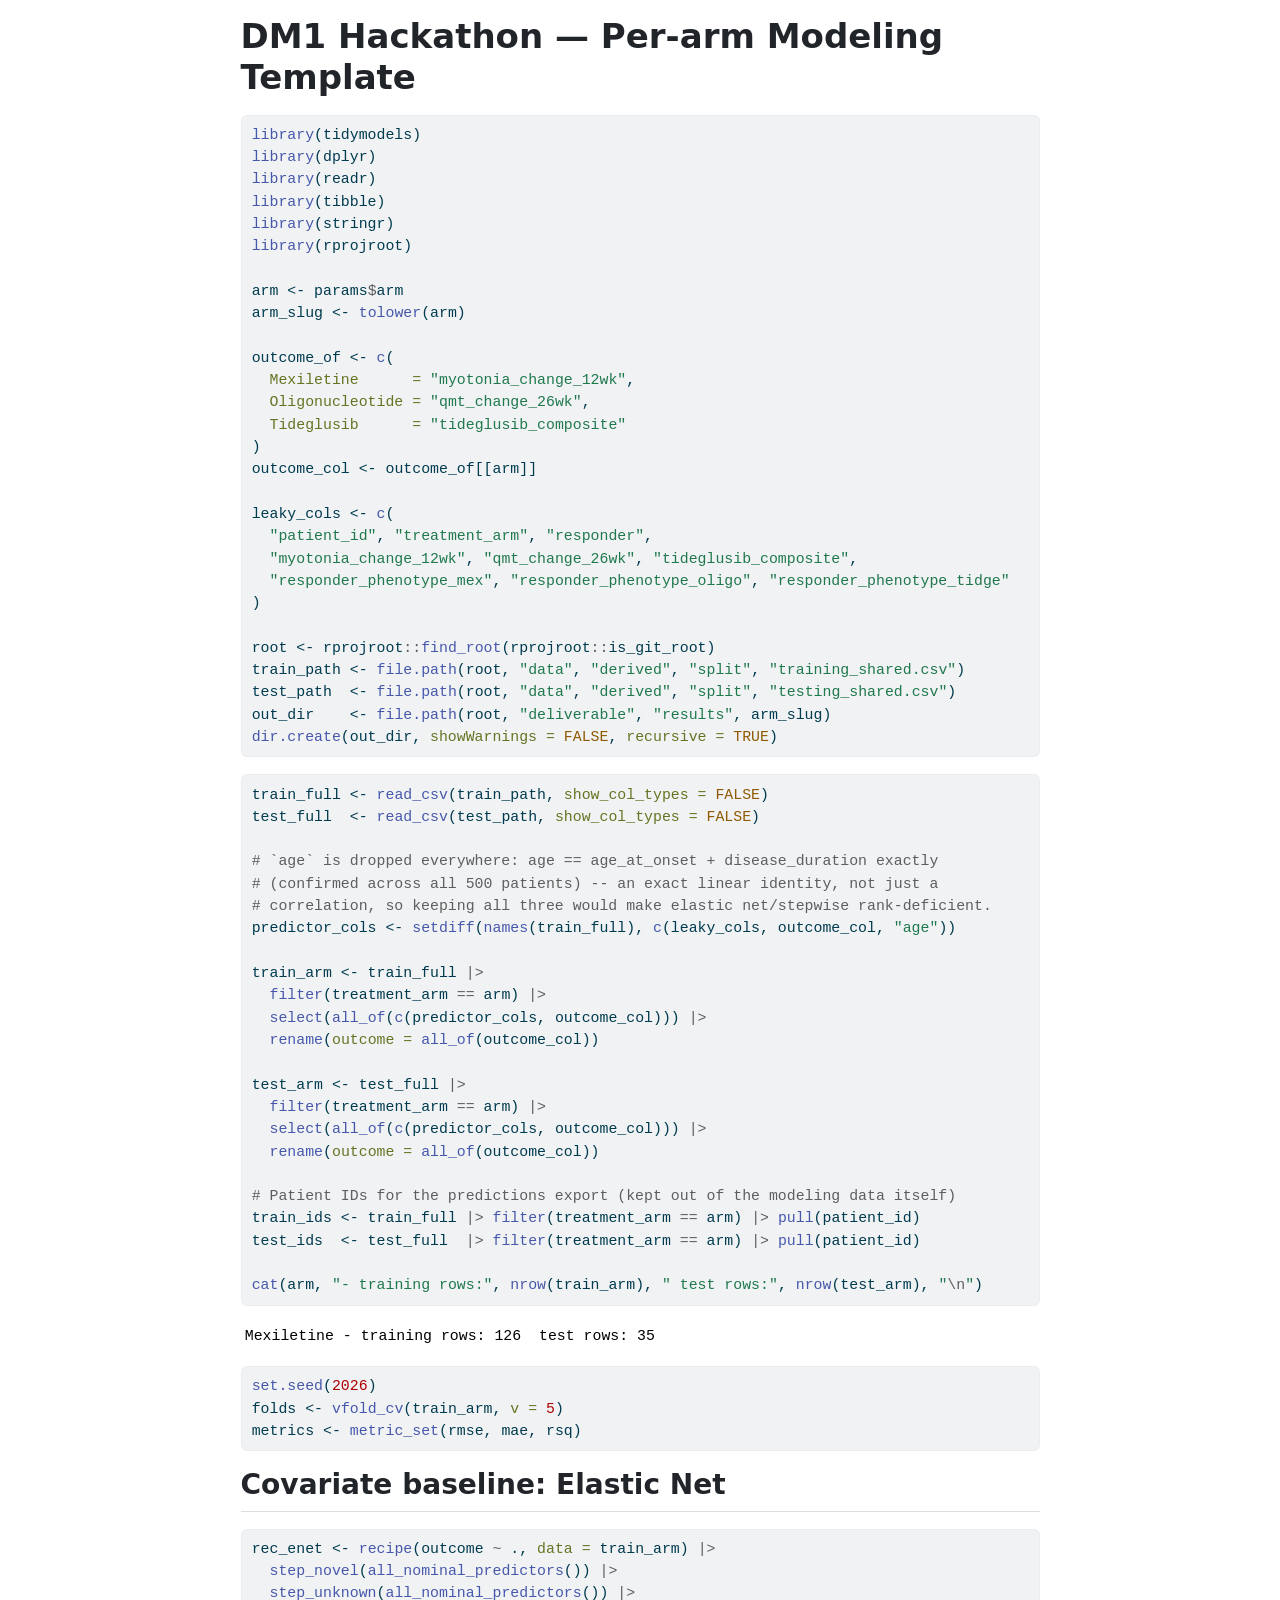
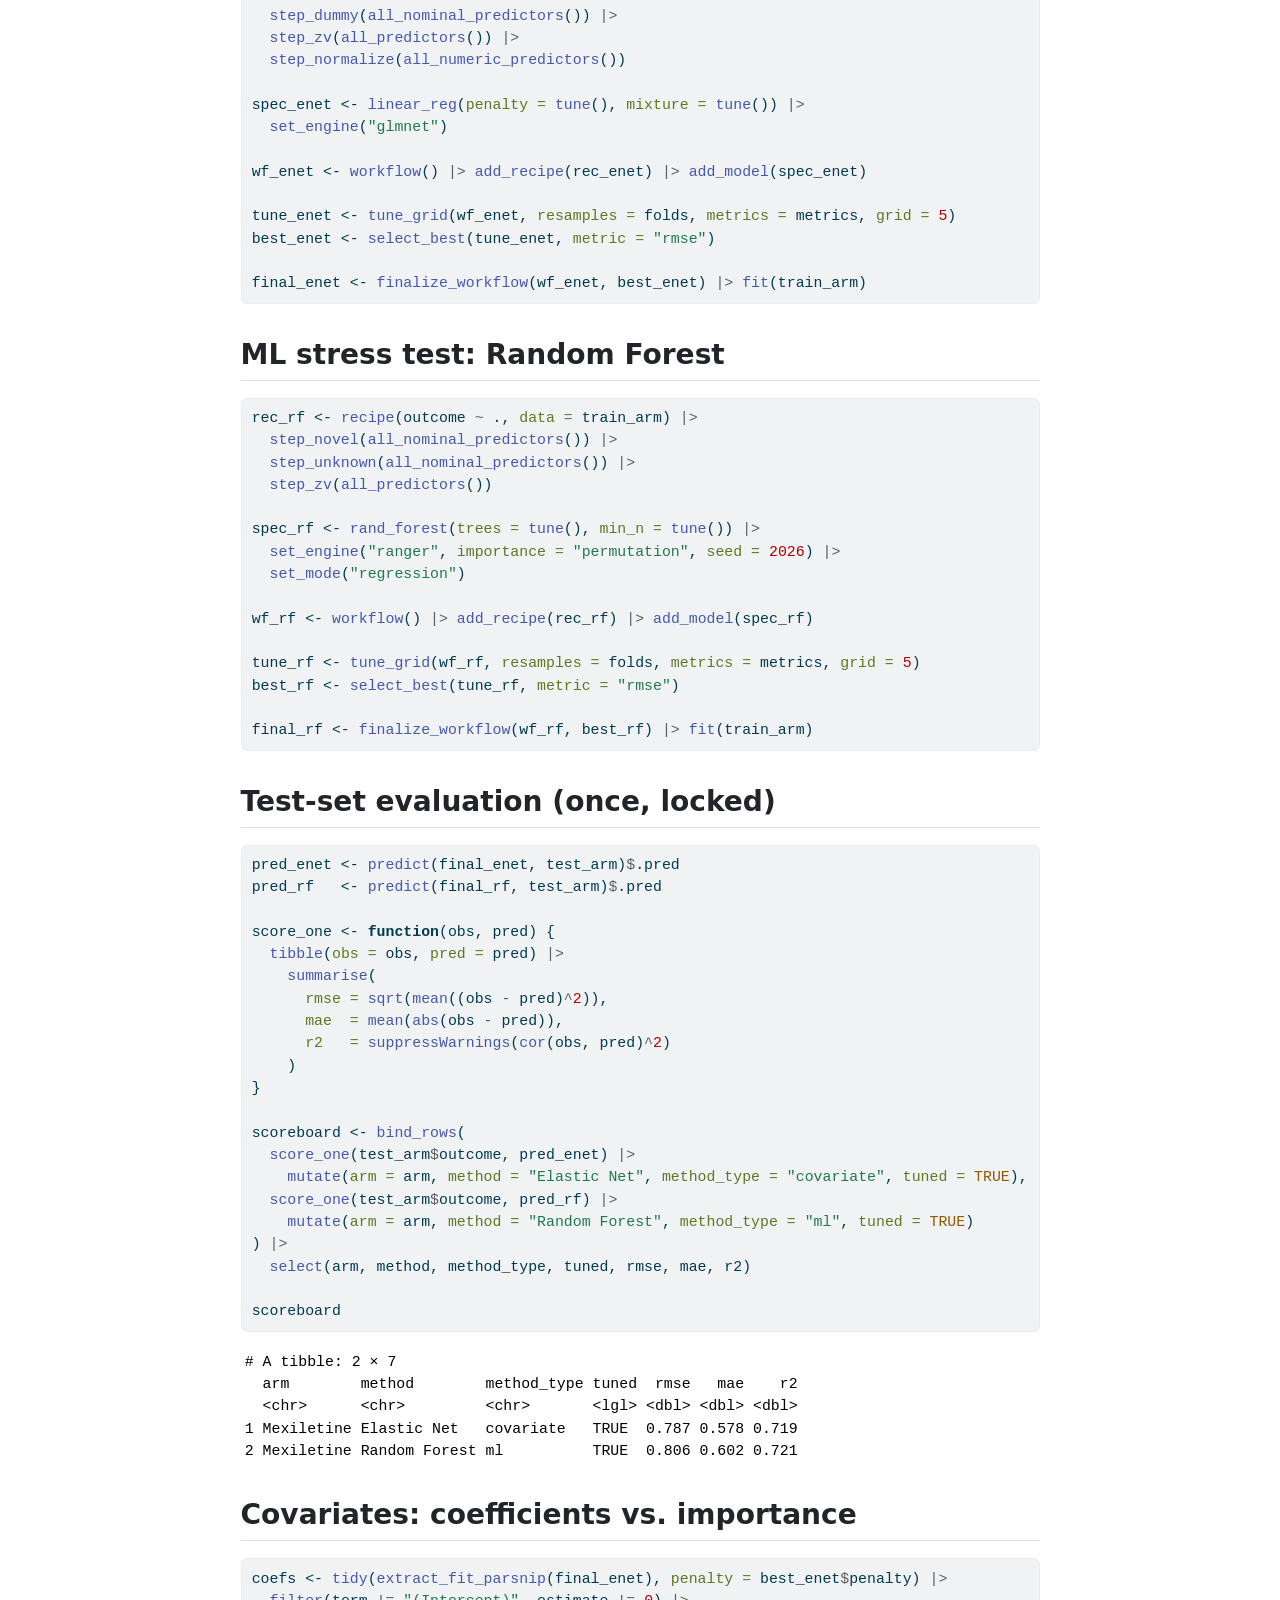
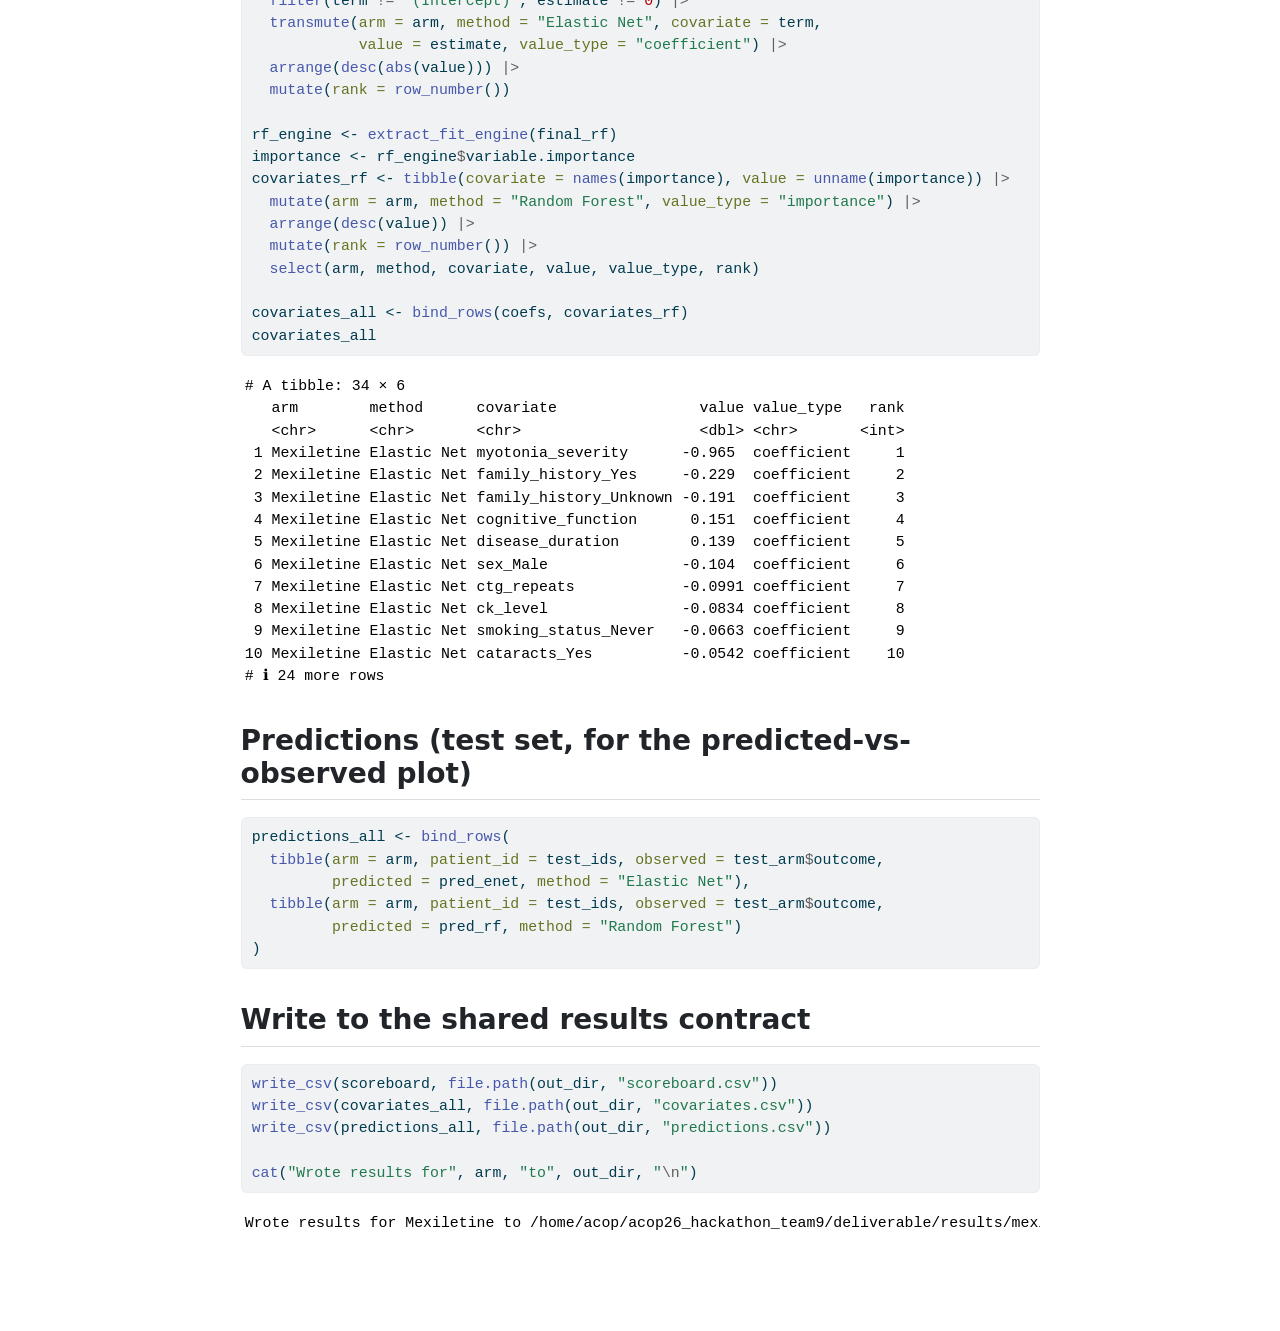
<file: deliverable/templates/quarto_workflow/model_workflow.html>
<!DOCTYPE html>
<html xmlns="http://www.w3.org/1999/xhtml" lang="en" xml:lang="en"><head>

<meta charset="utf-8">
<meta name="generator" content="quarto-1.10.18">

<meta name="viewport" content="width=device-width, initial-scale=1.0, user-scalable=yes">


<title>DM1 Hackathon — Per-arm Modeling Template</title>
<style>
/* Default styles provided by pandoc.
** See https://pandoc.org/MANUAL.html#variables-for-html for config info.
*/
span.smallcaps{font-variant: small-caps;}
div.columns{display: flex; gap: 1.5em;}
div.column{flex: auto;}
@media screen {
div.columns{gap: min(4vw, 1.5em);}
div.column{overflow-x: auto;}
}
div.hanging-indent{margin-left: 1.5em; text-indent: -1.5em;}
ul.task-list{list-style: none;}
ul.task-list li input[type="checkbox"] {
  width: 0.8em;
  margin: 0 0.8em 0.2em -1em; /* quarto-specific, see https://github.com/quarto-dev/quarto-cli/issues/4556 */ 
  vertical-align: middle;
}
/* CSS for syntax highlighting */
html { -webkit-text-size-adjust: 100%; }
pre > code.sourceCode { white-space: pre; position: relative; }
pre > code.sourceCode > span { display: inline-block; line-height: 1.25; }
pre > code.sourceCode > span:empty { height: 1.2em; }
.sourceCode { overflow: visible; }
code.sourceCode > span { color: inherit; text-decoration: inherit; }
div.sourceCode { margin: 1em 0; }
pre.sourceCode { margin: 0; }
@media screen {
div.sourceCode { overflow: auto; }
}
@media print {
pre > code.sourceCode { white-space: pre-wrap; }
pre > code.sourceCode > span { text-indent: -5em; padding-left: 5em; }
}
pre.numberSource code
  { counter-reset: source-line 0; }
pre.numberSource code > span
  { position: relative; left: -4em; counter-increment: source-line; }
pre.numberSource code > span > a:first-child::before
  { content: counter(source-line);
    position: relative; left: -1em; text-align: right; vertical-align: baseline;
    border: none; display: inline-block;
    -webkit-touch-callout: none; -webkit-user-select: none;
    -khtml-user-select: none; -moz-user-select: none;
    -ms-user-select: none; user-select: none;
    padding: 0 4px; width: 4em;
  }
pre.numberSource { margin-left: 3em;  padding-left: 4px; }
div.sourceCode
  {   }
@media screen {
pre > code.sourceCode > span > a:first-child::before { text-decoration: underline; }
}
</style>


<script src="model_workflow_files/libs/clipboard/clipboard.min.js"></script>
<script src="model_workflow_files/libs/quarto-html/quarto.js" type="module"></script>
<script src="model_workflow_files/libs/quarto-html/tabsets/tabsets.js" type="module"></script>
<script src="model_workflow_files/libs/quarto-html/popper.min.js"></script>
<script src="model_workflow_files/libs/quarto-html/tippy.umd.min.js"></script>
<script src="model_workflow_files/libs/quarto-html/anchor.min.js"></script>
<link href="model_workflow_files/libs/quarto-html/tippy.css" rel="stylesheet">
<link href="model_workflow_files/libs/quarto-html/quarto-syntax-highlighting-64a204ab8560d761af7679ceaba22944.css" rel="stylesheet" id="quarto-text-highlighting-styles">
<script src="model_workflow_files/libs/bootstrap/bootstrap.min.js"></script>
<link href="model_workflow_files/libs/bootstrap/bootstrap-icons.css" rel="stylesheet">
<link href="model_workflow_files/libs/bootstrap/bootstrap-21414545a5df0d02fe3a1b3c194fc0a5.min.css" rel="stylesheet" append-hash="true" id="quarto-bootstrap" data-mode="light">


</head>

<body class="fullcontent quarto-light">

<div id="quarto-content" class="page-columns page-rows-contents page-layout-article">

<main class="content" id="quarto-document-content">

<header id="title-block-header" class="quarto-title-block default">
<div class="quarto-title">
<h1 class="title">DM1 Hackathon — Per-arm Modeling Template</h1>
</div>



<div class="quarto-title-meta">

    
  
    
  </div>
  


</header>


<!--
WHAT THIS FILE IS
  A reference / fallback implementation of the per-arm modeling step: covariate
  baseline (elastic net) vs. ML stress test (random forest), on the team's shared
  split, writing results in the shared contract format so the dashboard/app can
  display them.

  You are NOT required to use this exact methodology. Use whatever models and
  packages you want. The only requirement is that your results land in
  `deliverable/results/<arm_slug>/{scoreboard,covariates,predictions}.csv` with the columns
  shown at the bottom of this file. See
  .posit/assistant/skills/dm1-results-integration/SKILL.md for the full contract
  and for instructions your Posit Assistant can follow to wire YOUR results in.

HOW TO RUN THIS FOR A DIFFERENT ARM
  quarto render deliverable/templates/quarto_workflow/model_workflow.qmd -P arm:Oligonucleotide
  quarto render deliverable/templates/quarto_workflow/model_workflow.qmd -P arm:Tideglusib
-->
<div class="cell">
<div class="code-copy-outer-scaffold"><div class="sourceCode cell-code" id="cb1"><pre class="sourceCode r code-with-copy"><code class="sourceCode r"><span id="cb1-1"><a href="#cb1-1" aria-hidden="true" tabindex="-1"></a><span class="fu">library</span>(tidymodels)</span>
<span id="cb1-2"><a href="#cb1-2" aria-hidden="true" tabindex="-1"></a><span class="fu">library</span>(dplyr)</span>
<span id="cb1-3"><a href="#cb1-3" aria-hidden="true" tabindex="-1"></a><span class="fu">library</span>(readr)</span>
<span id="cb1-4"><a href="#cb1-4" aria-hidden="true" tabindex="-1"></a><span class="fu">library</span>(tibble)</span>
<span id="cb1-5"><a href="#cb1-5" aria-hidden="true" tabindex="-1"></a><span class="fu">library</span>(stringr)</span>
<span id="cb1-6"><a href="#cb1-6" aria-hidden="true" tabindex="-1"></a><span class="fu">library</span>(rprojroot)</span>
<span id="cb1-7"><a href="#cb1-7" aria-hidden="true" tabindex="-1"></a></span>
<span id="cb1-8"><a href="#cb1-8" aria-hidden="true" tabindex="-1"></a>arm <span class="ot">&lt;-</span> params<span class="sc">$</span>arm</span>
<span id="cb1-9"><a href="#cb1-9" aria-hidden="true" tabindex="-1"></a>arm_slug <span class="ot">&lt;-</span> <span class="fu">tolower</span>(arm)</span>
<span id="cb1-10"><a href="#cb1-10" aria-hidden="true" tabindex="-1"></a></span>
<span id="cb1-11"><a href="#cb1-11" aria-hidden="true" tabindex="-1"></a>outcome_of <span class="ot">&lt;-</span> <span class="fu">c</span>(</span>
<span id="cb1-12"><a href="#cb1-12" aria-hidden="true" tabindex="-1"></a>  <span class="at">Mexiletine      =</span> <span class="st">"myotonia_change_12wk"</span>,</span>
<span id="cb1-13"><a href="#cb1-13" aria-hidden="true" tabindex="-1"></a>  <span class="at">Oligonucleotide =</span> <span class="st">"qmt_change_26wk"</span>,</span>
<span id="cb1-14"><a href="#cb1-14" aria-hidden="true" tabindex="-1"></a>  <span class="at">Tideglusib      =</span> <span class="st">"tideglusib_composite"</span></span>
<span id="cb1-15"><a href="#cb1-15" aria-hidden="true" tabindex="-1"></a>)</span>
<span id="cb1-16"><a href="#cb1-16" aria-hidden="true" tabindex="-1"></a>outcome_col <span class="ot">&lt;-</span> outcome_of[[arm]]</span>
<span id="cb1-17"><a href="#cb1-17" aria-hidden="true" tabindex="-1"></a></span>
<span id="cb1-18"><a href="#cb1-18" aria-hidden="true" tabindex="-1"></a>leaky_cols <span class="ot">&lt;-</span> <span class="fu">c</span>(</span>
<span id="cb1-19"><a href="#cb1-19" aria-hidden="true" tabindex="-1"></a>  <span class="st">"patient_id"</span>, <span class="st">"treatment_arm"</span>, <span class="st">"responder"</span>,</span>
<span id="cb1-20"><a href="#cb1-20" aria-hidden="true" tabindex="-1"></a>  <span class="st">"myotonia_change_12wk"</span>, <span class="st">"qmt_change_26wk"</span>, <span class="st">"tideglusib_composite"</span>,</span>
<span id="cb1-21"><a href="#cb1-21" aria-hidden="true" tabindex="-1"></a>  <span class="st">"responder_phenotype_mex"</span>, <span class="st">"responder_phenotype_oligo"</span>, <span class="st">"responder_phenotype_tidge"</span></span>
<span id="cb1-22"><a href="#cb1-22" aria-hidden="true" tabindex="-1"></a>)</span>
<span id="cb1-23"><a href="#cb1-23" aria-hidden="true" tabindex="-1"></a></span>
<span id="cb1-24"><a href="#cb1-24" aria-hidden="true" tabindex="-1"></a>root <span class="ot">&lt;-</span> rprojroot<span class="sc">::</span><span class="fu">find_root</span>(rprojroot<span class="sc">::</span>is_git_root)</span>
<span id="cb1-25"><a href="#cb1-25" aria-hidden="true" tabindex="-1"></a>train_path <span class="ot">&lt;-</span> <span class="fu">file.path</span>(root, <span class="st">"data"</span>, <span class="st">"derived"</span>, <span class="st">"split"</span>, <span class="st">"training_shared.csv"</span>)</span>
<span id="cb1-26"><a href="#cb1-26" aria-hidden="true" tabindex="-1"></a>test_path  <span class="ot">&lt;-</span> <span class="fu">file.path</span>(root, <span class="st">"data"</span>, <span class="st">"derived"</span>, <span class="st">"split"</span>, <span class="st">"testing_shared.csv"</span>)</span>
<span id="cb1-27"><a href="#cb1-27" aria-hidden="true" tabindex="-1"></a>out_dir    <span class="ot">&lt;-</span> <span class="fu">file.path</span>(root, <span class="st">"deliverable"</span>, <span class="st">"results"</span>, arm_slug)</span>
<span id="cb1-28"><a href="#cb1-28" aria-hidden="true" tabindex="-1"></a><span class="fu">dir.create</span>(out_dir, <span class="at">showWarnings =</span> <span class="cn">FALSE</span>, <span class="at">recursive =</span> <span class="cn">TRUE</span>)</span></code></pre></div><button title="Copy to Clipboard" class="code-copy-button"><i class="bi"></i></button></div>
</div>
<div class="cell">
<div class="code-copy-outer-scaffold"><div class="sourceCode cell-code" id="cb2"><pre class="sourceCode r code-with-copy"><code class="sourceCode r"><span id="cb2-1"><a href="#cb2-1" aria-hidden="true" tabindex="-1"></a>train_full <span class="ot">&lt;-</span> <span class="fu">read_csv</span>(train_path, <span class="at">show_col_types =</span> <span class="cn">FALSE</span>)</span>
<span id="cb2-2"><a href="#cb2-2" aria-hidden="true" tabindex="-1"></a>test_full  <span class="ot">&lt;-</span> <span class="fu">read_csv</span>(test_path, <span class="at">show_col_types =</span> <span class="cn">FALSE</span>)</span>
<span id="cb2-3"><a href="#cb2-3" aria-hidden="true" tabindex="-1"></a></span>
<span id="cb2-4"><a href="#cb2-4" aria-hidden="true" tabindex="-1"></a><span class="co"># `age` is dropped everywhere: age == age_at_onset + disease_duration exactly</span></span>
<span id="cb2-5"><a href="#cb2-5" aria-hidden="true" tabindex="-1"></a><span class="co"># (confirmed across all 500 patients) -- an exact linear identity, not just a</span></span>
<span id="cb2-6"><a href="#cb2-6" aria-hidden="true" tabindex="-1"></a><span class="co"># correlation, so keeping all three would make elastic net/stepwise rank-deficient.</span></span>
<span id="cb2-7"><a href="#cb2-7" aria-hidden="true" tabindex="-1"></a>predictor_cols <span class="ot">&lt;-</span> <span class="fu">setdiff</span>(<span class="fu">names</span>(train_full), <span class="fu">c</span>(leaky_cols, outcome_col, <span class="st">"age"</span>))</span>
<span id="cb2-8"><a href="#cb2-8" aria-hidden="true" tabindex="-1"></a></span>
<span id="cb2-9"><a href="#cb2-9" aria-hidden="true" tabindex="-1"></a>train_arm <span class="ot">&lt;-</span> train_full <span class="sc">|&gt;</span></span>
<span id="cb2-10"><a href="#cb2-10" aria-hidden="true" tabindex="-1"></a>  <span class="fu">filter</span>(treatment_arm <span class="sc">==</span> arm) <span class="sc">|&gt;</span></span>
<span id="cb2-11"><a href="#cb2-11" aria-hidden="true" tabindex="-1"></a>  <span class="fu">select</span>(<span class="fu">all_of</span>(<span class="fu">c</span>(predictor_cols, outcome_col))) <span class="sc">|&gt;</span></span>
<span id="cb2-12"><a href="#cb2-12" aria-hidden="true" tabindex="-1"></a>  <span class="fu">rename</span>(<span class="at">outcome =</span> <span class="fu">all_of</span>(outcome_col))</span>
<span id="cb2-13"><a href="#cb2-13" aria-hidden="true" tabindex="-1"></a></span>
<span id="cb2-14"><a href="#cb2-14" aria-hidden="true" tabindex="-1"></a>test_arm <span class="ot">&lt;-</span> test_full <span class="sc">|&gt;</span></span>
<span id="cb2-15"><a href="#cb2-15" aria-hidden="true" tabindex="-1"></a>  <span class="fu">filter</span>(treatment_arm <span class="sc">==</span> arm) <span class="sc">|&gt;</span></span>
<span id="cb2-16"><a href="#cb2-16" aria-hidden="true" tabindex="-1"></a>  <span class="fu">select</span>(<span class="fu">all_of</span>(<span class="fu">c</span>(predictor_cols, outcome_col))) <span class="sc">|&gt;</span></span>
<span id="cb2-17"><a href="#cb2-17" aria-hidden="true" tabindex="-1"></a>  <span class="fu">rename</span>(<span class="at">outcome =</span> <span class="fu">all_of</span>(outcome_col))</span>
<span id="cb2-18"><a href="#cb2-18" aria-hidden="true" tabindex="-1"></a></span>
<span id="cb2-19"><a href="#cb2-19" aria-hidden="true" tabindex="-1"></a><span class="co"># Patient IDs for the predictions export (kept out of the modeling data itself)</span></span>
<span id="cb2-20"><a href="#cb2-20" aria-hidden="true" tabindex="-1"></a>train_ids <span class="ot">&lt;-</span> train_full <span class="sc">|&gt;</span> <span class="fu">filter</span>(treatment_arm <span class="sc">==</span> arm) <span class="sc">|&gt;</span> <span class="fu">pull</span>(patient_id)</span>
<span id="cb2-21"><a href="#cb2-21" aria-hidden="true" tabindex="-1"></a>test_ids  <span class="ot">&lt;-</span> test_full  <span class="sc">|&gt;</span> <span class="fu">filter</span>(treatment_arm <span class="sc">==</span> arm) <span class="sc">|&gt;</span> <span class="fu">pull</span>(patient_id)</span>
<span id="cb2-22"><a href="#cb2-22" aria-hidden="true" tabindex="-1"></a></span>
<span id="cb2-23"><a href="#cb2-23" aria-hidden="true" tabindex="-1"></a><span class="fu">cat</span>(arm, <span class="st">"- training rows:"</span>, <span class="fu">nrow</span>(train_arm), <span class="st">" test rows:"</span>, <span class="fu">nrow</span>(test_arm), <span class="st">"</span><span class="sc">\n</span><span class="st">"</span>)</span></code></pre></div><button title="Copy to Clipboard" class="code-copy-button"><i class="bi"></i></button></div>
<div class="cell-output cell-output-stdout">
<pre><code>Mexiletine - training rows: 126  test rows: 35 </code></pre>
</div>
</div>
<div class="cell">
<div class="code-copy-outer-scaffold"><div class="sourceCode cell-code" id="cb4"><pre class="sourceCode r code-with-copy"><code class="sourceCode r"><span id="cb4-1"><a href="#cb4-1" aria-hidden="true" tabindex="-1"></a><span class="fu">set.seed</span>(<span class="dv">2026</span>)</span>
<span id="cb4-2"><a href="#cb4-2" aria-hidden="true" tabindex="-1"></a>folds <span class="ot">&lt;-</span> <span class="fu">vfold_cv</span>(train_arm, <span class="at">v =</span> <span class="dv">5</span>)</span>
<span id="cb4-3"><a href="#cb4-3" aria-hidden="true" tabindex="-1"></a>metrics <span class="ot">&lt;-</span> <span class="fu">metric_set</span>(rmse, mae, rsq)</span></code></pre></div><button title="Copy to Clipboard" class="code-copy-button"><i class="bi"></i></button></div>
</div>
<section id="covariate-baseline-elastic-net" class="level2">
<h2 class="anchored" data-anchor-id="covariate-baseline-elastic-net">Covariate baseline: Elastic Net</h2>
<div class="cell">
<div class="code-copy-outer-scaffold"><div class="sourceCode cell-code" id="cb5"><pre class="sourceCode r code-with-copy"><code class="sourceCode r"><span id="cb5-1"><a href="#cb5-1" aria-hidden="true" tabindex="-1"></a>rec_enet <span class="ot">&lt;-</span> <span class="fu">recipe</span>(outcome <span class="sc">~</span> ., <span class="at">data =</span> train_arm) <span class="sc">|&gt;</span></span>
<span id="cb5-2"><a href="#cb5-2" aria-hidden="true" tabindex="-1"></a>  <span class="fu">step_novel</span>(<span class="fu">all_nominal_predictors</span>()) <span class="sc">|&gt;</span></span>
<span id="cb5-3"><a href="#cb5-3" aria-hidden="true" tabindex="-1"></a>  <span class="fu">step_unknown</span>(<span class="fu">all_nominal_predictors</span>()) <span class="sc">|&gt;</span></span>
<span id="cb5-4"><a href="#cb5-4" aria-hidden="true" tabindex="-1"></a>  <span class="fu">step_dummy</span>(<span class="fu">all_nominal_predictors</span>()) <span class="sc">|&gt;</span></span>
<span id="cb5-5"><a href="#cb5-5" aria-hidden="true" tabindex="-1"></a>  <span class="fu">step_zv</span>(<span class="fu">all_predictors</span>()) <span class="sc">|&gt;</span></span>
<span id="cb5-6"><a href="#cb5-6" aria-hidden="true" tabindex="-1"></a>  <span class="fu">step_normalize</span>(<span class="fu">all_numeric_predictors</span>())</span>
<span id="cb5-7"><a href="#cb5-7" aria-hidden="true" tabindex="-1"></a></span>
<span id="cb5-8"><a href="#cb5-8" aria-hidden="true" tabindex="-1"></a>spec_enet <span class="ot">&lt;-</span> <span class="fu">linear_reg</span>(<span class="at">penalty =</span> <span class="fu">tune</span>(), <span class="at">mixture =</span> <span class="fu">tune</span>()) <span class="sc">|&gt;</span></span>
<span id="cb5-9"><a href="#cb5-9" aria-hidden="true" tabindex="-1"></a>  <span class="fu">set_engine</span>(<span class="st">"glmnet"</span>)</span>
<span id="cb5-10"><a href="#cb5-10" aria-hidden="true" tabindex="-1"></a></span>
<span id="cb5-11"><a href="#cb5-11" aria-hidden="true" tabindex="-1"></a>wf_enet <span class="ot">&lt;-</span> <span class="fu">workflow</span>() <span class="sc">|&gt;</span> <span class="fu">add_recipe</span>(rec_enet) <span class="sc">|&gt;</span> <span class="fu">add_model</span>(spec_enet)</span>
<span id="cb5-12"><a href="#cb5-12" aria-hidden="true" tabindex="-1"></a></span>
<span id="cb5-13"><a href="#cb5-13" aria-hidden="true" tabindex="-1"></a>tune_enet <span class="ot">&lt;-</span> <span class="fu">tune_grid</span>(wf_enet, <span class="at">resamples =</span> folds, <span class="at">metrics =</span> metrics, <span class="at">grid =</span> <span class="dv">5</span>)</span>
<span id="cb5-14"><a href="#cb5-14" aria-hidden="true" tabindex="-1"></a>best_enet <span class="ot">&lt;-</span> <span class="fu">select_best</span>(tune_enet, <span class="at">metric =</span> <span class="st">"rmse"</span>)</span>
<span id="cb5-15"><a href="#cb5-15" aria-hidden="true" tabindex="-1"></a></span>
<span id="cb5-16"><a href="#cb5-16" aria-hidden="true" tabindex="-1"></a>final_enet <span class="ot">&lt;-</span> <span class="fu">finalize_workflow</span>(wf_enet, best_enet) <span class="sc">|&gt;</span> <span class="fu">fit</span>(train_arm)</span></code></pre></div><button title="Copy to Clipboard" class="code-copy-button"><i class="bi"></i></button></div>
</div>
</section>
<section id="ml-stress-test-random-forest" class="level2">
<h2 class="anchored" data-anchor-id="ml-stress-test-random-forest">ML stress test: Random Forest</h2>
<div class="cell">
<div class="code-copy-outer-scaffold"><div class="sourceCode cell-code" id="cb6"><pre class="sourceCode r code-with-copy"><code class="sourceCode r"><span id="cb6-1"><a href="#cb6-1" aria-hidden="true" tabindex="-1"></a>rec_rf <span class="ot">&lt;-</span> <span class="fu">recipe</span>(outcome <span class="sc">~</span> ., <span class="at">data =</span> train_arm) <span class="sc">|&gt;</span></span>
<span id="cb6-2"><a href="#cb6-2" aria-hidden="true" tabindex="-1"></a>  <span class="fu">step_novel</span>(<span class="fu">all_nominal_predictors</span>()) <span class="sc">|&gt;</span></span>
<span id="cb6-3"><a href="#cb6-3" aria-hidden="true" tabindex="-1"></a>  <span class="fu">step_unknown</span>(<span class="fu">all_nominal_predictors</span>()) <span class="sc">|&gt;</span></span>
<span id="cb6-4"><a href="#cb6-4" aria-hidden="true" tabindex="-1"></a>  <span class="fu">step_zv</span>(<span class="fu">all_predictors</span>())</span>
<span id="cb6-5"><a href="#cb6-5" aria-hidden="true" tabindex="-1"></a></span>
<span id="cb6-6"><a href="#cb6-6" aria-hidden="true" tabindex="-1"></a>spec_rf <span class="ot">&lt;-</span> <span class="fu">rand_forest</span>(<span class="at">trees =</span> <span class="fu">tune</span>(), <span class="at">min_n =</span> <span class="fu">tune</span>()) <span class="sc">|&gt;</span></span>
<span id="cb6-7"><a href="#cb6-7" aria-hidden="true" tabindex="-1"></a>  <span class="fu">set_engine</span>(<span class="st">"ranger"</span>, <span class="at">importance =</span> <span class="st">"permutation"</span>, <span class="at">seed =</span> <span class="dv">2026</span>) <span class="sc">|&gt;</span></span>
<span id="cb6-8"><a href="#cb6-8" aria-hidden="true" tabindex="-1"></a>  <span class="fu">set_mode</span>(<span class="st">"regression"</span>)</span>
<span id="cb6-9"><a href="#cb6-9" aria-hidden="true" tabindex="-1"></a></span>
<span id="cb6-10"><a href="#cb6-10" aria-hidden="true" tabindex="-1"></a>wf_rf <span class="ot">&lt;-</span> <span class="fu">workflow</span>() <span class="sc">|&gt;</span> <span class="fu">add_recipe</span>(rec_rf) <span class="sc">|&gt;</span> <span class="fu">add_model</span>(spec_rf)</span>
<span id="cb6-11"><a href="#cb6-11" aria-hidden="true" tabindex="-1"></a></span>
<span id="cb6-12"><a href="#cb6-12" aria-hidden="true" tabindex="-1"></a>tune_rf <span class="ot">&lt;-</span> <span class="fu">tune_grid</span>(wf_rf, <span class="at">resamples =</span> folds, <span class="at">metrics =</span> metrics, <span class="at">grid =</span> <span class="dv">5</span>)</span>
<span id="cb6-13"><a href="#cb6-13" aria-hidden="true" tabindex="-1"></a>best_rf <span class="ot">&lt;-</span> <span class="fu">select_best</span>(tune_rf, <span class="at">metric =</span> <span class="st">"rmse"</span>)</span>
<span id="cb6-14"><a href="#cb6-14" aria-hidden="true" tabindex="-1"></a></span>
<span id="cb6-15"><a href="#cb6-15" aria-hidden="true" tabindex="-1"></a>final_rf <span class="ot">&lt;-</span> <span class="fu">finalize_workflow</span>(wf_rf, best_rf) <span class="sc">|&gt;</span> <span class="fu">fit</span>(train_arm)</span></code></pre></div><button title="Copy to Clipboard" class="code-copy-button"><i class="bi"></i></button></div>
</div>
</section>
<section id="test-set-evaluation-once-locked" class="level2">
<h2 class="anchored" data-anchor-id="test-set-evaluation-once-locked">Test-set evaluation (once, locked)</h2>
<div class="cell">
<div class="code-copy-outer-scaffold"><div class="sourceCode cell-code" id="cb7"><pre class="sourceCode r code-with-copy"><code class="sourceCode r"><span id="cb7-1"><a href="#cb7-1" aria-hidden="true" tabindex="-1"></a>pred_enet <span class="ot">&lt;-</span> <span class="fu">predict</span>(final_enet, test_arm)<span class="sc">$</span>.pred</span>
<span id="cb7-2"><a href="#cb7-2" aria-hidden="true" tabindex="-1"></a>pred_rf   <span class="ot">&lt;-</span> <span class="fu">predict</span>(final_rf, test_arm)<span class="sc">$</span>.pred</span>
<span id="cb7-3"><a href="#cb7-3" aria-hidden="true" tabindex="-1"></a></span>
<span id="cb7-4"><a href="#cb7-4" aria-hidden="true" tabindex="-1"></a>score_one <span class="ot">&lt;-</span> <span class="cf">function</span>(obs, pred) {</span>
<span id="cb7-5"><a href="#cb7-5" aria-hidden="true" tabindex="-1"></a>  <span class="fu">tibble</span>(<span class="at">obs =</span> obs, <span class="at">pred =</span> pred) <span class="sc">|&gt;</span></span>
<span id="cb7-6"><a href="#cb7-6" aria-hidden="true" tabindex="-1"></a>    <span class="fu">summarise</span>(</span>
<span id="cb7-7"><a href="#cb7-7" aria-hidden="true" tabindex="-1"></a>      <span class="at">rmse =</span> <span class="fu">sqrt</span>(<span class="fu">mean</span>((obs <span class="sc">-</span> pred)<span class="sc">^</span><span class="dv">2</span>)),</span>
<span id="cb7-8"><a href="#cb7-8" aria-hidden="true" tabindex="-1"></a>      <span class="at">mae  =</span> <span class="fu">mean</span>(<span class="fu">abs</span>(obs <span class="sc">-</span> pred)),</span>
<span id="cb7-9"><a href="#cb7-9" aria-hidden="true" tabindex="-1"></a>      <span class="at">r2   =</span> <span class="fu">suppressWarnings</span>(<span class="fu">cor</span>(obs, pred)<span class="sc">^</span><span class="dv">2</span>)</span>
<span id="cb7-10"><a href="#cb7-10" aria-hidden="true" tabindex="-1"></a>    )</span>
<span id="cb7-11"><a href="#cb7-11" aria-hidden="true" tabindex="-1"></a>}</span>
<span id="cb7-12"><a href="#cb7-12" aria-hidden="true" tabindex="-1"></a></span>
<span id="cb7-13"><a href="#cb7-13" aria-hidden="true" tabindex="-1"></a>scoreboard <span class="ot">&lt;-</span> <span class="fu">bind_rows</span>(</span>
<span id="cb7-14"><a href="#cb7-14" aria-hidden="true" tabindex="-1"></a>  <span class="fu">score_one</span>(test_arm<span class="sc">$</span>outcome, pred_enet) <span class="sc">|&gt;</span></span>
<span id="cb7-15"><a href="#cb7-15" aria-hidden="true" tabindex="-1"></a>    <span class="fu">mutate</span>(<span class="at">arm =</span> arm, <span class="at">method =</span> <span class="st">"Elastic Net"</span>, <span class="at">method_type =</span> <span class="st">"covariate"</span>, <span class="at">tuned =</span> <span class="cn">TRUE</span>),</span>
<span id="cb7-16"><a href="#cb7-16" aria-hidden="true" tabindex="-1"></a>  <span class="fu">score_one</span>(test_arm<span class="sc">$</span>outcome, pred_rf) <span class="sc">|&gt;</span></span>
<span id="cb7-17"><a href="#cb7-17" aria-hidden="true" tabindex="-1"></a>    <span class="fu">mutate</span>(<span class="at">arm =</span> arm, <span class="at">method =</span> <span class="st">"Random Forest"</span>, <span class="at">method_type =</span> <span class="st">"ml"</span>, <span class="at">tuned =</span> <span class="cn">TRUE</span>)</span>
<span id="cb7-18"><a href="#cb7-18" aria-hidden="true" tabindex="-1"></a>) <span class="sc">|&gt;</span></span>
<span id="cb7-19"><a href="#cb7-19" aria-hidden="true" tabindex="-1"></a>  <span class="fu">select</span>(arm, method, method_type, tuned, rmse, mae, r2)</span>
<span id="cb7-20"><a href="#cb7-20" aria-hidden="true" tabindex="-1"></a></span>
<span id="cb7-21"><a href="#cb7-21" aria-hidden="true" tabindex="-1"></a>scoreboard</span></code></pre></div><button title="Copy to Clipboard" class="code-copy-button"><i class="bi"></i></button></div>
<div class="cell-output cell-output-stdout">
<pre><code># A tibble: 2 × 7
  arm        method        method_type tuned  rmse   mae    r2
  &lt;chr&gt;      &lt;chr&gt;         &lt;chr&gt;       &lt;lgl&gt; &lt;dbl&gt; &lt;dbl&gt; &lt;dbl&gt;
1 Mexiletine Elastic Net   covariate   TRUE  0.787 0.578 0.719
2 Mexiletine Random Forest ml          TRUE  0.806 0.602 0.721</code></pre>
</div>
</div>
</section>
<section id="covariates-coefficients-vs.-importance" class="level2">
<h2 class="anchored" data-anchor-id="covariates-coefficients-vs.-importance">Covariates: coefficients vs.&nbsp;importance</h2>
<div class="cell">
<div class="code-copy-outer-scaffold"><div class="sourceCode cell-code" id="cb9"><pre class="sourceCode r code-with-copy"><code class="sourceCode r"><span id="cb9-1"><a href="#cb9-1" aria-hidden="true" tabindex="-1"></a>coefs <span class="ot">&lt;-</span> <span class="fu">tidy</span>(<span class="fu">extract_fit_parsnip</span>(final_enet), <span class="at">penalty =</span> best_enet<span class="sc">$</span>penalty) <span class="sc">|&gt;</span></span>
<span id="cb9-2"><a href="#cb9-2" aria-hidden="true" tabindex="-1"></a>  <span class="fu">filter</span>(term <span class="sc">!=</span> <span class="st">"(Intercept)"</span>, estimate <span class="sc">!=</span> <span class="dv">0</span>) <span class="sc">|&gt;</span></span>
<span id="cb9-3"><a href="#cb9-3" aria-hidden="true" tabindex="-1"></a>  <span class="fu">transmute</span>(<span class="at">arm =</span> arm, <span class="at">method =</span> <span class="st">"Elastic Net"</span>, <span class="at">covariate =</span> term,</span>
<span id="cb9-4"><a href="#cb9-4" aria-hidden="true" tabindex="-1"></a>            <span class="at">value =</span> estimate, <span class="at">value_type =</span> <span class="st">"coefficient"</span>) <span class="sc">|&gt;</span></span>
<span id="cb9-5"><a href="#cb9-5" aria-hidden="true" tabindex="-1"></a>  <span class="fu">arrange</span>(<span class="fu">desc</span>(<span class="fu">abs</span>(value))) <span class="sc">|&gt;</span></span>
<span id="cb9-6"><a href="#cb9-6" aria-hidden="true" tabindex="-1"></a>  <span class="fu">mutate</span>(<span class="at">rank =</span> <span class="fu">row_number</span>())</span>
<span id="cb9-7"><a href="#cb9-7" aria-hidden="true" tabindex="-1"></a></span>
<span id="cb9-8"><a href="#cb9-8" aria-hidden="true" tabindex="-1"></a>rf_engine <span class="ot">&lt;-</span> <span class="fu">extract_fit_engine</span>(final_rf)</span>
<span id="cb9-9"><a href="#cb9-9" aria-hidden="true" tabindex="-1"></a>importance <span class="ot">&lt;-</span> rf_engine<span class="sc">$</span>variable.importance</span>
<span id="cb9-10"><a href="#cb9-10" aria-hidden="true" tabindex="-1"></a>covariates_rf <span class="ot">&lt;-</span> <span class="fu">tibble</span>(<span class="at">covariate =</span> <span class="fu">names</span>(importance), <span class="at">value =</span> <span class="fu">unname</span>(importance)) <span class="sc">|&gt;</span></span>
<span id="cb9-11"><a href="#cb9-11" aria-hidden="true" tabindex="-1"></a>  <span class="fu">mutate</span>(<span class="at">arm =</span> arm, <span class="at">method =</span> <span class="st">"Random Forest"</span>, <span class="at">value_type =</span> <span class="st">"importance"</span>) <span class="sc">|&gt;</span></span>
<span id="cb9-12"><a href="#cb9-12" aria-hidden="true" tabindex="-1"></a>  <span class="fu">arrange</span>(<span class="fu">desc</span>(value)) <span class="sc">|&gt;</span></span>
<span id="cb9-13"><a href="#cb9-13" aria-hidden="true" tabindex="-1"></a>  <span class="fu">mutate</span>(<span class="at">rank =</span> <span class="fu">row_number</span>()) <span class="sc">|&gt;</span></span>
<span id="cb9-14"><a href="#cb9-14" aria-hidden="true" tabindex="-1"></a>  <span class="fu">select</span>(arm, method, covariate, value, value_type, rank)</span>
<span id="cb9-15"><a href="#cb9-15" aria-hidden="true" tabindex="-1"></a></span>
<span id="cb9-16"><a href="#cb9-16" aria-hidden="true" tabindex="-1"></a>covariates_all <span class="ot">&lt;-</span> <span class="fu">bind_rows</span>(coefs, covariates_rf)</span>
<span id="cb9-17"><a href="#cb9-17" aria-hidden="true" tabindex="-1"></a>covariates_all</span></code></pre></div><button title="Copy to Clipboard" class="code-copy-button"><i class="bi"></i></button></div>
<div class="cell-output cell-output-stdout">
<pre><code># A tibble: 34 × 6
   arm        method      covariate                value value_type   rank
   &lt;chr&gt;      &lt;chr&gt;       &lt;chr&gt;                    &lt;dbl&gt; &lt;chr&gt;       &lt;int&gt;
 1 Mexiletine Elastic Net myotonia_severity      -0.965  coefficient     1
 2 Mexiletine Elastic Net family_history_Yes     -0.229  coefficient     2
 3 Mexiletine Elastic Net family_history_Unknown -0.191  coefficient     3
 4 Mexiletine Elastic Net cognitive_function      0.151  coefficient     4
 5 Mexiletine Elastic Net disease_duration        0.139  coefficient     5
 6 Mexiletine Elastic Net sex_Male               -0.104  coefficient     6
 7 Mexiletine Elastic Net ctg_repeats            -0.0991 coefficient     7
 8 Mexiletine Elastic Net ck_level               -0.0834 coefficient     8
 9 Mexiletine Elastic Net smoking_status_Never   -0.0663 coefficient     9
10 Mexiletine Elastic Net cataracts_Yes          -0.0542 coefficient    10
# ℹ 24 more rows</code></pre>
</div>
</div>
</section>
<section id="predictions-test-set-for-the-predicted-vs-observed-plot" class="level2">
<h2 class="anchored" data-anchor-id="predictions-test-set-for-the-predicted-vs-observed-plot">Predictions (test set, for the predicted-vs-observed plot)</h2>
<div class="cell">
<div class="code-copy-outer-scaffold"><div class="sourceCode cell-code" id="cb11"><pre class="sourceCode r code-with-copy"><code class="sourceCode r"><span id="cb11-1"><a href="#cb11-1" aria-hidden="true" tabindex="-1"></a>predictions_all <span class="ot">&lt;-</span> <span class="fu">bind_rows</span>(</span>
<span id="cb11-2"><a href="#cb11-2" aria-hidden="true" tabindex="-1"></a>  <span class="fu">tibble</span>(<span class="at">arm =</span> arm, <span class="at">patient_id =</span> test_ids, <span class="at">observed =</span> test_arm<span class="sc">$</span>outcome,</span>
<span id="cb11-3"><a href="#cb11-3" aria-hidden="true" tabindex="-1"></a>         <span class="at">predicted =</span> pred_enet, <span class="at">method =</span> <span class="st">"Elastic Net"</span>),</span>
<span id="cb11-4"><a href="#cb11-4" aria-hidden="true" tabindex="-1"></a>  <span class="fu">tibble</span>(<span class="at">arm =</span> arm, <span class="at">patient_id =</span> test_ids, <span class="at">observed =</span> test_arm<span class="sc">$</span>outcome,</span>
<span id="cb11-5"><a href="#cb11-5" aria-hidden="true" tabindex="-1"></a>         <span class="at">predicted =</span> pred_rf, <span class="at">method =</span> <span class="st">"Random Forest"</span>)</span>
<span id="cb11-6"><a href="#cb11-6" aria-hidden="true" tabindex="-1"></a>)</span></code></pre></div><button title="Copy to Clipboard" class="code-copy-button"><i class="bi"></i></button></div>
</div>
</section>
<section id="write-to-the-shared-results-contract" class="level2">
<h2 class="anchored" data-anchor-id="write-to-the-shared-results-contract">Write to the shared results contract</h2>
<div class="cell">
<div class="code-copy-outer-scaffold"><div class="sourceCode cell-code" id="cb12"><pre class="sourceCode r code-with-copy"><code class="sourceCode r"><span id="cb12-1"><a href="#cb12-1" aria-hidden="true" tabindex="-1"></a><span class="fu">write_csv</span>(scoreboard, <span class="fu">file.path</span>(out_dir, <span class="st">"scoreboard.csv"</span>))</span>
<span id="cb12-2"><a href="#cb12-2" aria-hidden="true" tabindex="-1"></a><span class="fu">write_csv</span>(covariates_all, <span class="fu">file.path</span>(out_dir, <span class="st">"covariates.csv"</span>))</span>
<span id="cb12-3"><a href="#cb12-3" aria-hidden="true" tabindex="-1"></a><span class="fu">write_csv</span>(predictions_all, <span class="fu">file.path</span>(out_dir, <span class="st">"predictions.csv"</span>))</span>
<span id="cb12-4"><a href="#cb12-4" aria-hidden="true" tabindex="-1"></a></span>
<span id="cb12-5"><a href="#cb12-5" aria-hidden="true" tabindex="-1"></a><span class="fu">cat</span>(<span class="st">"Wrote results for"</span>, arm, <span class="st">"to"</span>, out_dir, <span class="st">"</span><span class="sc">\n</span><span class="st">"</span>)</span></code></pre></div><button title="Copy to Clipboard" class="code-copy-button"><i class="bi"></i></button></div>
<div class="cell-output cell-output-stdout">
<pre><code>Wrote results for Mexiletine to /home/acop/acop26_hackathon_team9/deliverable/results/mexiletine </code></pre>
</div>
</div>
</section>

</main>
<!-- /main column -->
<script id="quarto-html-after-body" type="application/javascript">
  window.document.addEventListener("DOMContentLoaded", function (event) {
    const icon = "";
    const anchorJS = new window.AnchorJS();
    anchorJS.options = {
      placement: 'right',
      icon: icon
    };
    anchorJS.add('.anchored');
    const isCodeAnnotation = (el) => {
      for (const clz of el.classList) {
        if (clz.startsWith('code-annotation-')) {                     
          return true;
        }
      }
      return false;
    }
    const onCopySuccess = function(e) {
      // button target
      const button = e.trigger;
      // don't keep focus
      button.blur();
      // flash "checked"
      button.classList.add('code-copy-button-checked');
      var currentTitle = button.getAttribute("title");
      button.setAttribute("title", "Copied!");
      let tooltip;
      if (window.bootstrap) {
        button.setAttribute("data-bs-toggle", "tooltip");
        button.setAttribute("data-bs-placement", "left");
        button.setAttribute("data-bs-title", "Copied!");
        tooltip = new bootstrap.Tooltip(button, 
          { trigger: "manual", 
            customClass: "code-copy-button-tooltip",
            offset: [0, -8]});
        tooltip.show();    
      }
      setTimeout(function() {
        if (tooltip) {
          tooltip.hide();
          button.removeAttribute("data-bs-title");
          button.removeAttribute("data-bs-toggle");
          button.removeAttribute("data-bs-placement");
        }
        button.setAttribute("title", currentTitle);
        button.classList.remove('code-copy-button-checked');
      }, 1000);
      // clear code selection
      e.clearSelection();
    }
    const getTextToCopy = function(trigger) {
      const outerScaffold = trigger.parentElement.cloneNode(true);
      const codeEl = outerScaffold.querySelector('code');
      for (const childEl of codeEl.children) {
        if (isCodeAnnotation(childEl)) {
          childEl.remove();
        }
      }
      return codeEl.innerText;
    }
    const clipboard = new window.ClipboardJS('.code-copy-button:not([data-in-quarto-modal])', {
      text: getTextToCopy
    });
    clipboard.on('success', onCopySuccess);
    if (window.document.getElementById('quarto-embedded-source-code-modal')) {
      const clipboardModal = new window.ClipboardJS('.code-copy-button[data-in-quarto-modal]', {
        text: getTextToCopy,
        container: window.document.getElementById('quarto-embedded-source-code-modal')
      });
      clipboardModal.on('success', onCopySuccess);
    }
      var localhostRegex = new RegExp(/^(?:http|https):\/\/localhost\:?[0-9]*\//);
      var mailtoRegex = new RegExp(/^mailto:/);
        var filterRegex = new RegExp('/' + window.location.host + '/');
      var isInternal = (href) => {
          return filterRegex.test(href) || localhostRegex.test(href) || mailtoRegex.test(href);
      }
      // Inspect non-navigation links and adorn them if external
     var links = window.document.querySelectorAll('a[href]:not(.nav-link):not(.navbar-brand):not(.toc-action):not(.sidebar-link):not(.sidebar-item-toggle):not(.pagination-link):not(.no-external):not([aria-hidden]):not(.dropdown-item):not(.quarto-navigation-tool):not(.about-link)');
      for (var i=0; i<links.length; i++) {
        const link = links[i];
        if (!isInternal(link.href)) {
          // undo the damage that might have been done by quarto-nav.js in the case of
          // links that we want to consider external
          if (link.dataset.originalHref !== undefined) {
            link.href = link.dataset.originalHref;
          }
        }
      }
    function tippyHover(el, contentFn, onTriggerFn, onUntriggerFn) {
      const config = {
        allowHTML: true,
        maxWidth: 500,
        delay: 100,
        arrow: false,
        appendTo: function(el) {
            return el.parentElement;
        },
        interactive: true,
        interactiveBorder: 10,
        theme: 'quarto',
        placement: 'bottom-start',
      };
      if (contentFn) {
        config.content = contentFn;
      }
      if (onTriggerFn) {
        config.onTrigger = onTriggerFn;
      }
      if (onUntriggerFn) {
        config.onUntrigger = onUntriggerFn;
      }
      window.tippy(el, config); 
    }
    const noterefs = window.document.querySelectorAll('a[role="doc-noteref"]');
    for (var i=0; i<noterefs.length; i++) {
      const ref = noterefs[i];
      tippyHover(ref, function() {
        // use id or data attribute instead here
        let href = ref.getAttribute('data-footnote-href') || ref.getAttribute('href');
        try { href = new URL(href).hash; } catch {}
        const id = href.replace(/^#\/?/, "");
        const note = window.document.getElementById(id);
        if (note) {
          return note.innerHTML;
        } else {
          return "";
        }
      });
    }
    const xrefs = window.document.querySelectorAll('a.quarto-xref');
    const processXRef = (id, note) => {
      // Strip column container classes
      const stripColumnClz = (el) => {
        el.classList.remove("page-full", "page-columns");
        if (el.children) {
          for (const child of el.children) {
            stripColumnClz(child);
          }
        }
      }
      stripColumnClz(note)
      if (id === null || id.startsWith('sec-')) {
        // Special case sections, only their first couple elements
        const container = document.createElement("div");
        if (note.children && note.children.length > 2) {
          container.appendChild(note.children[0].cloneNode(true));
          for (let i = 1; i < note.children.length; i++) {
            const child = note.children[i];
            if (child.tagName === "P" && child.innerText === "") {
              continue;
            } else {
              container.appendChild(child.cloneNode(true));
              break;
            }
          }
          if (window.Quarto?.typesetMath) {
            window.Quarto.typesetMath(container);
          }
          return container.innerHTML
        } else {
          if (window.Quarto?.typesetMath) {
            window.Quarto.typesetMath(note);
          }
          return note.innerHTML;
        }
      } else {
        // Remove any anchor links if they are present
        const anchorLink = note.querySelector('a.anchorjs-link');
        if (anchorLink) {
          anchorLink.remove();
        }
        if (window.Quarto?.typesetMath) {
          window.Quarto.typesetMath(note);
        }
        if (note.classList.contains("callout")) {
          return note.outerHTML;
        } else {
          return note.innerHTML;
        }
      }
    }
    for (var i=0; i<xrefs.length; i++) {
      const xref = xrefs[i];
      tippyHover(xref, undefined, function(instance) {
        instance.disable();
        let url = xref.getAttribute('href');
        let hash = undefined; 
        if (url.startsWith('#')) {
          hash = url;
        } else {
          try { hash = new URL(url).hash; } catch {}
        }
        if (hash) {
          const id = hash.replace(/^#\/?/, "");
          const note = window.document.getElementById(id);
          if (note !== null) {
            try {
              const html = processXRef(id, note.cloneNode(true));
              instance.setContent(html);
            } finally {
              instance.enable();
              instance.show();
            }
          } else {
            // See if we can fetch this
            fetch(url.split('#')[0])
            .then(res => res.text())
            .then(html => {
              const parser = new DOMParser();
              const htmlDoc = parser.parseFromString(html, "text/html");
              const note = htmlDoc.getElementById(id);
              if (note !== null) {
                const html = processXRef(id, note);
                instance.setContent(html);
              } 
            }).finally(() => {
              instance.enable();
              instance.show();
            });
          }
        } else {
          // See if we can fetch a full url (with no hash to target)
          // This is a special case and we should probably do some content thinning / targeting
          fetch(url)
          .then(res => res.text())
          .then(html => {
            const parser = new DOMParser();
            const htmlDoc = parser.parseFromString(html, "text/html");
            const note = htmlDoc.querySelector('main.content');
            if (note !== null) {
              // This should only happen for chapter cross references
              // (since there is no id in the URL)
              // remove the first header
              if (note.children.length > 0 && note.children[0].tagName === "HEADER") {
                note.children[0].remove();
              }
              const html = processXRef(null, note);
              instance.setContent(html);
            } 
          }).finally(() => {
            instance.enable();
            instance.show();
          });
        }
      }, function(instance) {
      });
    }
        let selectedAnnoteEl;
        const selectorForAnnotation = ( cell, annotation) => {
          let cellAttr = 'data-code-cell="' + cell + '"';
          let lineAttr = 'data-code-annotation="' +  annotation + '"';
          const selector = 'span[' + cellAttr + '][' + lineAttr + ']';
          return selector;
        }
        const selectCodeLines = (annoteEl) => {
          const doc = window.document;
          const targetCell = annoteEl.getAttribute("data-target-cell");
          const targetAnnotation = annoteEl.getAttribute("data-target-annotation");
          const annoteSpan = window.document.querySelector(selectorForAnnotation(targetCell, targetAnnotation));
          const lines = annoteSpan.getAttribute("data-code-lines").split(",");
          const lineIds = lines.map((line) => {
            return targetCell + "-" + line;
          })
          let top = null;
          let height = null;
          let parent = null;
          if (lineIds.length > 0) {
              //compute the position of the single el (top and bottom and make a div)
              const el = window.document.getElementById(lineIds[0]);
              top = el.offsetTop;
              height = el.offsetHeight;
              parent = el.parentElement.parentElement;
            if (lineIds.length > 1) {
              const lastEl = window.document.getElementById(lineIds[lineIds.length - 1]);
              const bottom = lastEl.offsetTop + lastEl.offsetHeight;
              height = bottom - top;
            }
            if (top !== null && height !== null && parent !== null) {
              // cook up a div (if necessary) and position it 
              let div = window.document.getElementById("code-annotation-line-highlight");
              if (div === null) {
                div = window.document.createElement("div");
                div.setAttribute("id", "code-annotation-line-highlight");
                div.style.position = 'absolute';
                parent.appendChild(div);
              }
              div.style.top = top - 2 + "px";
              div.style.height = height + 4 + "px";
              div.style.left = 0;
              let gutterDiv = window.document.getElementById("code-annotation-line-highlight-gutter");
              if (gutterDiv === null) {
                gutterDiv = window.document.createElement("div");
                gutterDiv.setAttribute("id", "code-annotation-line-highlight-gutter");
                gutterDiv.style.position = 'absolute';
                const codeCell = window.document.getElementById(targetCell);
                const gutter = codeCell.querySelector('.code-annotation-gutter');
                gutter.appendChild(gutterDiv);
              }
              gutterDiv.style.top = top - 2 + "px";
              gutterDiv.style.height = height + 4 + "px";
            }
            selectedAnnoteEl = annoteEl;
          }
        };
        const unselectCodeLines = () => {
          const elementsIds = ["code-annotation-line-highlight", "code-annotation-line-highlight-gutter"];
          elementsIds.forEach((elId) => {
            const div = window.document.getElementById(elId);
            if (div) {
              div.remove();
            }
          });
          selectedAnnoteEl = undefined;
        };
          // Handle positioning of the toggle
      window.addEventListener(
        "resize",
        throttle(() => {
          elRect = undefined;
          if (selectedAnnoteEl) {
            selectCodeLines(selectedAnnoteEl);
          }
        }, 10)
      );
      function throttle(fn, ms) {
      let throttle = false;
      let timer;
        return (...args) => {
          if(!throttle) { // first call gets through
              fn.apply(this, args);
              throttle = true;
          } else { // all the others get throttled
              if(timer) clearTimeout(timer); // cancel #2
              timer = setTimeout(() => {
                fn.apply(this, args);
                timer = throttle = false;
              }, ms);
          }
        };
      }
        // Attach click handler to the DT
        const annoteDls = window.document.querySelectorAll('dt[data-target-cell]');
        for (const annoteDlNode of annoteDls) {
          annoteDlNode.addEventListener('click', (event) => {
            const clickedEl = event.target;
            if (clickedEl !== selectedAnnoteEl) {
              unselectCodeLines();
              const activeEl = window.document.querySelector('dt[data-target-cell].code-annotation-active');
              if (activeEl) {
                activeEl.classList.remove('code-annotation-active');
              }
              selectCodeLines(clickedEl);
              clickedEl.classList.add('code-annotation-active');
            } else {
              // Unselect the line
              unselectCodeLines();
              clickedEl.classList.remove('code-annotation-active');
            }
          });
        }
    const findCites = (el) => {
      const parentEl = el.parentElement;
      if (parentEl) {
        const cites = parentEl.dataset.cites;
        if (cites) {
          return {
            el,
            cites: cites.split(' ')
          };
        } else {
          return findCites(el.parentElement)
        }
      } else {
        return undefined;
      }
    };
    var bibliorefs = window.document.querySelectorAll('a[role="doc-biblioref"]');
    for (var i=0; i<bibliorefs.length; i++) {
      const ref = bibliorefs[i];
      const citeInfo = findCites(ref);
      if (citeInfo) {
        tippyHover(citeInfo.el, function() {
          var popup = window.document.createElement('div');
          citeInfo.cites.forEach(function(cite) {
            var citeDiv = window.document.createElement('div');
            citeDiv.classList.add('hanging-indent');
            citeDiv.classList.add('csl-entry');
            var biblioDiv = window.document.getElementById('ref-' + cite);
            if (biblioDiv) {
              citeDiv.innerHTML = biblioDiv.innerHTML;
            }
            popup.appendChild(citeDiv);
          });
          return popup.innerHTML;
        });
      }
    }
  });
  </script>
</div> <!-- /content -->




</body></html>
</file>
<file: deliverable/templates/dashboard/index_files/libs/quarto-html/tippy.css>
.tippy-box[data-animation=fade][data-state=hidden]{opacity:0}[data-tippy-root]{max-width:calc(100vw - 10px)}.tippy-box{position:relative;background-color:#333;color:#fff;border-radius:4px;font-size:14px;line-height:1.4;white-space:normal;outline:0;transition-property:transform,visibility,opacity}.tippy-box[data-placement^=top]>.tippy-arrow{bottom:0}.tippy-box[data-placement^=top]>.tippy-arrow:before{bottom:-7px;left:0;border-width:8px 8px 0;border-top-color:initial;transform-origin:center top}.tippy-box[data-placement^=bottom]>.tippy-arrow{top:0}.tippy-box[data-placement^=bottom]>.tippy-arrow:before{top:-7px;left:0;border-width:0 8px 8px;border-bottom-color:initial;transform-origin:center bottom}.tippy-box[data-placement^=left]>.tippy-arrow{right:0}.tippy-box[data-placement^=left]>.tippy-arrow:before{border-width:8px 0 8px 8px;border-left-color:initial;right:-7px;transform-origin:center left}.tippy-box[data-placement^=right]>.tippy-arrow{left:0}.tippy-box[data-placement^=right]>.tippy-arrow:before{left:-7px;border-width:8px 8px 8px 0;border-right-color:initial;transform-origin:center right}.tippy-box[data-inertia][data-state=visible]{transition-timing-function:cubic-bezier(.54,1.5,.38,1.11)}.tippy-arrow{width:16px;height:16px;color:#333}.tippy-arrow:before{content:"";position:absolute;border-color:transparent;border-style:solid}.tippy-content{position:relative;padding:5px 9px;z-index:1}
</file>
<file: deliverable/templates/dashboard/index_files/libs/quarto-html/quarto-syntax-highlighting-64a204ab8560d761af7679ceaba22944.css>
/* quarto syntax highlight colors */
:root {
  --quarto-hl-ot-color: #003B4F;
  --quarto-hl-at-color: #657422;
  --quarto-hl-ss-color: #20794D;
  --quarto-hl-an-color: #5E5E5E;
  --quarto-hl-fu-color: #4758AB;
  --quarto-hl-st-color: #20794D;
  --quarto-hl-cf-color: #003B4F;
  --quarto-hl-op-color: #5E5E5E;
  --quarto-hl-er-color: #AD0000;
  --quarto-hl-bn-color: #AD0000;
  --quarto-hl-al-color: #AD0000;
  --quarto-hl-va-color: #111111;
  --quarto-hl-bu-color: inherit;
  --quarto-hl-ex-color: inherit;
  --quarto-hl-pp-color: #AD0000;
  --quarto-hl-in-color: #5E5E5E;
  --quarto-hl-vs-color: #20794D;
  --quarto-hl-wa-color: #5E5E5E;
  --quarto-hl-do-color: #5E5E5E;
  --quarto-hl-im-color: #00769E;
  --quarto-hl-ch-color: #20794D;
  --quarto-hl-dt-color: #AD0000;
  --quarto-hl-fl-color: #AD0000;
  --quarto-hl-co-color: #5E5E5E;
  --quarto-hl-cv-color: #5E5E5E;
  --quarto-hl-cn-color: #8f5902;
  --quarto-hl-sc-color: #5E5E5E;
  --quarto-hl-dv-color: #AD0000;
  --quarto-hl-kw-color: #003B4F;
}

/* other quarto variables */
:root {
  --quarto-font-monospace: SFMono-Regular, Menlo, Monaco, Consolas, "Liberation Mono", "Courier New", monospace;
}

/* syntax highlight based on Pandoc's rules */
pre > code.sourceCode > span {
  color: #003B4F;
}

code.sourceCode > span {
  color: #003B4F;
}

div.sourceCode,
div.sourceCode pre.sourceCode {
  color: #003B4F;
}

/* Normal */
code span {
  color: #003B4F;
}

/* Alert */
code span.al {
  color: #AD0000;
  font-style: inherit;
}

/* Annotation */
code span.an {
  color: #5E5E5E;
  font-style: inherit;
}

/* Attribute */
code span.at {
  color: #657422;
  font-style: inherit;
}

/* BaseN */
code span.bn {
  color: #AD0000;
  font-style: inherit;
}

/* BuiltIn */
code span.bu {
  font-style: inherit;
}

/* ControlFlow */
code span.cf {
  color: #003B4F;
  font-weight: bold;
  font-style: inherit;
}

/* Char */
code span.ch {
  color: #20794D;
  font-style: inherit;
}

/* Constant */
code span.cn {
  color: #8f5902;
  font-style: inherit;
}

/* Comment */
code span.co {
  color: #5E5E5E;
  font-style: inherit;
}

/* CommentVar */
code span.cv {
  color: #5E5E5E;
  font-style: italic;
}

/* Documentation */
code span.do {
  color: #5E5E5E;
  font-style: italic;
}

/* DataType */
code span.dt {
  color: #AD0000;
  font-style: inherit;
}

/* DecVal */
code span.dv {
  color: #AD0000;
  font-style: inherit;
}

/* Error */
code span.er {
  color: #AD0000;
  font-style: inherit;
}

/* Extension */
code span.ex {
  font-style: inherit;
}

/* Float */
code span.fl {
  color: #AD0000;
  font-style: inherit;
}

/* Function */
code span.fu {
  color: #4758AB;
  font-style: inherit;
}

/* Import */
code span.im {
  color: #00769E;
  font-style: inherit;
}

/* Information */
code span.in {
  color: #5E5E5E;
  font-style: inherit;
}

/* Keyword */
code span.kw {
  color: #003B4F;
  font-weight: bold;
  font-style: inherit;
}

/* Operator */
code span.op {
  color: #5E5E5E;
  font-style: inherit;
}

/* Other */
code span.ot {
  color: #003B4F;
  font-style: inherit;
}

/* Preprocessor */
code span.pp {
  color: #AD0000;
  font-style: inherit;
}

/* SpecialChar */
code span.sc {
  color: #5E5E5E;
  font-style: inherit;
}

/* SpecialString */
code span.ss {
  color: #20794D;
  font-style: inherit;
}

/* String */
code span.st {
  color: #20794D;
  font-style: inherit;
}

/* Variable */
code span.va {
  color: #111111;
  font-style: inherit;
}

/* VerbatimString */
code span.vs {
  color: #20794D;
  font-style: inherit;
}

/* Warning */
code span.wa {
  color: #5E5E5E;
  font-style: italic;
}

.prevent-inlining {
  content: "</";
}

/*# sourceMappingURL=9d8d5bb603a83b8298b89080a598c93b.css.map */
</file>
<file: deliverable/templates/dashboard/index_files/libs/quarto-html/quarto-syntax-highlighting-dark-b85bc7c33db8c58e0ec93c3465666fed.css>
/* quarto syntax highlight colors */
:root {
  --quarto-hl-al-color: #f07178;
  --quarto-hl-an-color: #d4d0ab;
  --quarto-hl-at-color: #00e0e0;
  --quarto-hl-bn-color: #d4d0ab;
  --quarto-hl-bu-color: #abe338;
  --quarto-hl-ch-color: #abe338;
  --quarto-hl-co-color: #f8f8f2;
  --quarto-hl-cv-color: #ffd700;
  --quarto-hl-cn-color: #ffd700;
  --quarto-hl-cf-color: #ffa07a;
  --quarto-hl-dt-color: #ffa07a;
  --quarto-hl-dv-color: #d4d0ab;
  --quarto-hl-do-color: #f8f8f2;
  --quarto-hl-er-color: #f07178;
  --quarto-hl-ex-color: #00e0e0;
  --quarto-hl-fl-color: #d4d0ab;
  --quarto-hl-fu-color: #ffa07a;
  --quarto-hl-im-color: #abe338;
  --quarto-hl-in-color: #d4d0ab;
  --quarto-hl-kw-color: #ffa07a;
  --quarto-hl-op-color: #ffa07a;
  --quarto-hl-ot-color: #00e0e0;
  --quarto-hl-pp-color: #dcc6e0;
  --quarto-hl-re-color: #00e0e0;
  --quarto-hl-sc-color: #abe338;
  --quarto-hl-ss-color: #abe338;
  --quarto-hl-st-color: #abe338;
  --quarto-hl-va-color: #00e0e0;
  --quarto-hl-vs-color: #abe338;
  --quarto-hl-wa-color: #dcc6e0;
}

/* other quarto variables */
:root {
  --quarto-font-monospace: SFMono-Regular, Menlo, Monaco, Consolas, "Liberation Mono", "Courier New", monospace;
}

/* syntax highlight based on Pandoc's rules */
pre > code.sourceCode > span {
  color: #f8f8f2;
}

code.sourceCode > span {
  color: #f8f8f2;
}

div.sourceCode,
div.sourceCode pre.sourceCode {
  color: #f8f8f2;
}

/* Normal */
code span {
  color: #f8f8f2;
}

/* Alert */
code span.al {
  color: #f07178;
}

/* Annotation */
code span.an {
  color: #d4d0ab;
}

/* Attribute */
code span.at {
  color: #00e0e0;
}

/* BaseN */
code span.bn {
  color: #d4d0ab;
}

/* BuiltIn */
code span.bu {
  color: #abe338;
}

/* ControlFlow */
code span.cf {
  font-weight: bold;
  color: #ffa07a;
}

/* Char */
code span.ch {
  color: #abe338;
}

/* Constant */
code span.cn {
  color: #ffd700;
}

/* Comment */
code span.co {
  font-style: italic;
  color: #f8f8f2;
}

/* CommentVar */
code span.cv {
  color: #ffd700;
}

/* Documentation */
code span.do {
  color: #f8f8f2;
}

/* DataType */
code span.dt {
  color: #ffa07a;
}

/* DecVal */
code span.dv {
  color: #d4d0ab;
}

/* Error */
code span.er {
  color: #f07178;
  text-decoration: underline;
}

/* Extension */
code span.ex {
  font-weight: bold;
  color: #00e0e0;
}

/* Float */
code span.fl {
  color: #d4d0ab;
}

/* Function */
code span.fu {
  color: #ffa07a;
}

/* Import */
code span.im {
  color: #abe338;
}

/* Information */
code span.in {
  color: #d4d0ab;
}

/* Keyword */
code span.kw {
  font-weight: bold;
  color: #ffa07a;
}

/* Operator */
code span.op {
  color: #ffa07a;
}

/* Other */
code span.ot {
  color: #00e0e0;
}

/* Preprocessor */
code span.pp {
  color: #dcc6e0;
}

/* RegionMarker */
code span.re {
  background-color: #f8f8f2;
  color: #00e0e0;
}

/* SpecialChar */
code span.sc {
  color: #abe338;
}

/* SpecialString */
code span.ss {
  color: #abe338;
}

/* String */
code span.st {
  color: #abe338;
}

/* Variable */
code span.va {
  color: #00e0e0;
}

/* VerbatimString */
code span.vs {
  color: #abe338;
}

/* Warning */
code span.wa {
  color: #dcc6e0;
}

.prevent-inlining {
  content: "</";
}

/*# sourceMappingURL=4ed8f1090dec6531da29ab00902aa718.css.map */
</file>
<file: deliverable/templates/dashboard/index_files/libs/plotly-htmlwidgets-css-2.25.2/plotly-htmlwidgets.css>
/*
just here so that plotly works
correctly with ioslides.
see https://github.com/ropensci/plotly/issues/463
*/

slide:not(.current) .plotly.html-widget{
  display: none;
}
</file>
<file: deliverable/templates/dashboard/index_files/libs/htmltools-fill-0.5.9/fill.css>
@layer htmltools {
  .html-fill-container {
    display: flex;
    flex-direction: column;
    /* Prevent the container from expanding vertically or horizontally beyond its
    parent's constraints. */
    min-height: 0;
    min-width: 0;
  }
  .html-fill-container > .html-fill-item {
    /* Fill items can grow and shrink freely within
    available vertical space in fillable container */
    flex: 1 1 auto;
    min-height: 0;
    min-width: 0;
  }
  .html-fill-container > :not(.html-fill-item) {
    /* Prevent shrinking or growing of non-fill items */
    flex: 0 0 auto;
  }
}
</file>
<file: deliverable/templates/dashboard/index_files/libs/datatables-css-0.0.0/datatables-crosstalk.css>
.dt-crosstalk-fade {
  opacity: 0.2;
}

html body div.DTS div.dataTables_scrollBody {
  background: none;
}


/*
Fix https://github.com/rstudio/DT/issues/563
If the `table.display` is set to "block" (e.g., pkgdown), the browser will display
datatable objects strangely. The search panel and the page buttons will still be
in full-width but the table body will be "compact" and shorter.
In therory, having this attributes will affect `dom="t"`
with `display: block` users. But in reality, there should be no one.
We may remove the below lines in the future if the upstream agree to have this there.
See https://github.com/DataTables/DataTablesSrc/issues/160
*/

table.dataTable {
  display: table;
}


/*
When DTOutput(fill = TRUE), it receives a .html-fill-item class (via htmltools::bindFillRole()), which effectively amounts to `flex: 1 1 auto`. That's mostly fine, but the case where `fillContainer=TRUE`+`height:auto`+`flex-basis:auto` and the container (e.g., a bslib::card()) doesn't have a defined height is a bit problematic since the table wants to fit the parent but the parent wants to fit the table, which results pretty small table height (maybe because there is a minimum height somewhere?). It seems better in this case to impose a 400px height default for the table, which we can do by setting `flex-basis` to 400px (the table is still allowed to grow/shrink when the container has an opinionated height).
*/

.html-fill-container > .html-fill-item.datatables {
  flex-basis: 400px;
}
</file>
<file: templates/quarto_workflow/model_workflow_files/libs/quarto-html/tippy.css>
.tippy-box[data-animation=fade][data-state=hidden]{opacity:0}[data-tippy-root]{max-width:calc(100vw - 10px)}.tippy-box{position:relative;background-color:#333;color:#fff;border-radius:4px;font-size:14px;line-height:1.4;white-space:normal;outline:0;transition-property:transform,visibility,opacity}.tippy-box[data-placement^=top]>.tippy-arrow{bottom:0}.tippy-box[data-placement^=top]>.tippy-arrow:before{bottom:-7px;left:0;border-width:8px 8px 0;border-top-color:initial;transform-origin:center top}.tippy-box[data-placement^=bottom]>.tippy-arrow{top:0}.tippy-box[data-placement^=bottom]>.tippy-arrow:before{top:-7px;left:0;border-width:0 8px 8px;border-bottom-color:initial;transform-origin:center bottom}.tippy-box[data-placement^=left]>.tippy-arrow{right:0}.tippy-box[data-placement^=left]>.tippy-arrow:before{border-width:8px 0 8px 8px;border-left-color:initial;right:-7px;transform-origin:center left}.tippy-box[data-placement^=right]>.tippy-arrow{left:0}.tippy-box[data-placement^=right]>.tippy-arrow:before{left:-7px;border-width:8px 8px 8px 0;border-right-color:initial;transform-origin:center right}.tippy-box[data-inertia][data-state=visible]{transition-timing-function:cubic-bezier(.54,1.5,.38,1.11)}.tippy-arrow{width:16px;height:16px;color:#333}.tippy-arrow:before{content:"";position:absolute;border-color:transparent;border-style:solid}.tippy-content{position:relative;padding:5px 9px;z-index:1}
</file>
<file: templates/quarto_workflow/model_workflow_files/libs/quarto-html/quarto-syntax-highlighting-64a204ab8560d761af7679ceaba22944.css>
/* quarto syntax highlight colors */
:root {
  --quarto-hl-ot-color: #003B4F;
  --quarto-hl-at-color: #657422;
  --quarto-hl-ss-color: #20794D;
  --quarto-hl-an-color: #5E5E5E;
  --quarto-hl-fu-color: #4758AB;
  --quarto-hl-st-color: #20794D;
  --quarto-hl-cf-color: #003B4F;
  --quarto-hl-op-color: #5E5E5E;
  --quarto-hl-er-color: #AD0000;
  --quarto-hl-bn-color: #AD0000;
  --quarto-hl-al-color: #AD0000;
  --quarto-hl-va-color: #111111;
  --quarto-hl-bu-color: inherit;
  --quarto-hl-ex-color: inherit;
  --quarto-hl-pp-color: #AD0000;
  --quarto-hl-in-color: #5E5E5E;
  --quarto-hl-vs-color: #20794D;
  --quarto-hl-wa-color: #5E5E5E;
  --quarto-hl-do-color: #5E5E5E;
  --quarto-hl-im-color: #00769E;
  --quarto-hl-ch-color: #20794D;
  --quarto-hl-dt-color: #AD0000;
  --quarto-hl-fl-color: #AD0000;
  --quarto-hl-co-color: #5E5E5E;
  --quarto-hl-cv-color: #5E5E5E;
  --quarto-hl-cn-color: #8f5902;
  --quarto-hl-sc-color: #5E5E5E;
  --quarto-hl-dv-color: #AD0000;
  --quarto-hl-kw-color: #003B4F;
}

/* other quarto variables */
:root {
  --quarto-font-monospace: SFMono-Regular, Menlo, Monaco, Consolas, "Liberation Mono", "Courier New", monospace;
}

/* syntax highlight based on Pandoc's rules */
pre > code.sourceCode > span {
  color: #003B4F;
}

code.sourceCode > span {
  color: #003B4F;
}

div.sourceCode,
div.sourceCode pre.sourceCode {
  color: #003B4F;
}

/* Normal */
code span {
  color: #003B4F;
}

/* Alert */
code span.al {
  color: #AD0000;
  font-style: inherit;
}

/* Annotation */
code span.an {
  color: #5E5E5E;
  font-style: inherit;
}

/* Attribute */
code span.at {
  color: #657422;
  font-style: inherit;
}

/* BaseN */
code span.bn {
  color: #AD0000;
  font-style: inherit;
}

/* BuiltIn */
code span.bu {
  font-style: inherit;
}

/* ControlFlow */
code span.cf {
  color: #003B4F;
  font-weight: bold;
  font-style: inherit;
}

/* Char */
code span.ch {
  color: #20794D;
  font-style: inherit;
}

/* Constant */
code span.cn {
  color: #8f5902;
  font-style: inherit;
}

/* Comment */
code span.co {
  color: #5E5E5E;
  font-style: inherit;
}

/* CommentVar */
code span.cv {
  color: #5E5E5E;
  font-style: italic;
}

/* Documentation */
code span.do {
  color: #5E5E5E;
  font-style: italic;
}

/* DataType */
code span.dt {
  color: #AD0000;
  font-style: inherit;
}

/* DecVal */
code span.dv {
  color: #AD0000;
  font-style: inherit;
}

/* Error */
code span.er {
  color: #AD0000;
  font-style: inherit;
}

/* Extension */
code span.ex {
  font-style: inherit;
}

/* Float */
code span.fl {
  color: #AD0000;
  font-style: inherit;
}

/* Function */
code span.fu {
  color: #4758AB;
  font-style: inherit;
}

/* Import */
code span.im {
  color: #00769E;
  font-style: inherit;
}

/* Information */
code span.in {
  color: #5E5E5E;
  font-style: inherit;
}

/* Keyword */
code span.kw {
  color: #003B4F;
  font-weight: bold;
  font-style: inherit;
}

/* Operator */
code span.op {
  color: #5E5E5E;
  font-style: inherit;
}

/* Other */
code span.ot {
  color: #003B4F;
  font-style: inherit;
}

/* Preprocessor */
code span.pp {
  color: #AD0000;
  font-style: inherit;
}

/* SpecialChar */
code span.sc {
  color: #5E5E5E;
  font-style: inherit;
}

/* SpecialString */
code span.ss {
  color: #20794D;
  font-style: inherit;
}

/* String */
code span.st {
  color: #20794D;
  font-style: inherit;
}

/* Variable */
code span.va {
  color: #111111;
  font-style: inherit;
}

/* VerbatimString */
code span.vs {
  color: #20794D;
  font-style: inherit;
}

/* Warning */
code span.wa {
  color: #5E5E5E;
  font-style: italic;
}

.prevent-inlining {
  content: "</";
}

/*# sourceMappingURL=9d8d5bb603a83b8298b89080a598c93b.css.map */
</file>
<file: deliverable/templates/quarto_workflow/model_workflow_files/libs/quarto-html/tippy.css>
.tippy-box[data-animation=fade][data-state=hidden]{opacity:0}[data-tippy-root]{max-width:calc(100vw - 10px)}.tippy-box{position:relative;background-color:#333;color:#fff;border-radius:4px;font-size:14px;line-height:1.4;white-space:normal;outline:0;transition-property:transform,visibility,opacity}.tippy-box[data-placement^=top]>.tippy-arrow{bottom:0}.tippy-box[data-placement^=top]>.tippy-arrow:before{bottom:-7px;left:0;border-width:8px 8px 0;border-top-color:initial;transform-origin:center top}.tippy-box[data-placement^=bottom]>.tippy-arrow{top:0}.tippy-box[data-placement^=bottom]>.tippy-arrow:before{top:-7px;left:0;border-width:0 8px 8px;border-bottom-color:initial;transform-origin:center bottom}.tippy-box[data-placement^=left]>.tippy-arrow{right:0}.tippy-box[data-placement^=left]>.tippy-arrow:before{border-width:8px 0 8px 8px;border-left-color:initial;right:-7px;transform-origin:center left}.tippy-box[data-placement^=right]>.tippy-arrow{left:0}.tippy-box[data-placement^=right]>.tippy-arrow:before{left:-7px;border-width:8px 8px 8px 0;border-right-color:initial;transform-origin:center right}.tippy-box[data-inertia][data-state=visible]{transition-timing-function:cubic-bezier(.54,1.5,.38,1.11)}.tippy-arrow{width:16px;height:16px;color:#333}.tippy-arrow:before{content:"";position:absolute;border-color:transparent;border-style:solid}.tippy-content{position:relative;padding:5px 9px;z-index:1}
</file>
<file: deliverable/templates/quarto_workflow/model_workflow_files/libs/quarto-html/quarto-syntax-highlighting-64a204ab8560d761af7679ceaba22944.css>
/* quarto syntax highlight colors */
:root {
  --quarto-hl-ot-color: #003B4F;
  --quarto-hl-at-color: #657422;
  --quarto-hl-ss-color: #20794D;
  --quarto-hl-an-color: #5E5E5E;
  --quarto-hl-fu-color: #4758AB;
  --quarto-hl-st-color: #20794D;
  --quarto-hl-cf-color: #003B4F;
  --quarto-hl-op-color: #5E5E5E;
  --quarto-hl-er-color: #AD0000;
  --quarto-hl-bn-color: #AD0000;
  --quarto-hl-al-color: #AD0000;
  --quarto-hl-va-color: #111111;
  --quarto-hl-bu-color: inherit;
  --quarto-hl-ex-color: inherit;
  --quarto-hl-pp-color: #AD0000;
  --quarto-hl-in-color: #5E5E5E;
  --quarto-hl-vs-color: #20794D;
  --quarto-hl-wa-color: #5E5E5E;
  --quarto-hl-do-color: #5E5E5E;
  --quarto-hl-im-color: #00769E;
  --quarto-hl-ch-color: #20794D;
  --quarto-hl-dt-color: #AD0000;
  --quarto-hl-fl-color: #AD0000;
  --quarto-hl-co-color: #5E5E5E;
  --quarto-hl-cv-color: #5E5E5E;
  --quarto-hl-cn-color: #8f5902;
  --quarto-hl-sc-color: #5E5E5E;
  --quarto-hl-dv-color: #AD0000;
  --quarto-hl-kw-color: #003B4F;
}

/* other quarto variables */
:root {
  --quarto-font-monospace: SFMono-Regular, Menlo, Monaco, Consolas, "Liberation Mono", "Courier New", monospace;
}

/* syntax highlight based on Pandoc's rules */
pre > code.sourceCode > span {
  color: #003B4F;
}

code.sourceCode > span {
  color: #003B4F;
}

div.sourceCode,
div.sourceCode pre.sourceCode {
  color: #003B4F;
}

/* Normal */
code span {
  color: #003B4F;
}

/* Alert */
code span.al {
  color: #AD0000;
  font-style: inherit;
}

/* Annotation */
code span.an {
  color: #5E5E5E;
  font-style: inherit;
}

/* Attribute */
code span.at {
  color: #657422;
  font-style: inherit;
}

/* BaseN */
code span.bn {
  color: #AD0000;
  font-style: inherit;
}

/* BuiltIn */
code span.bu {
  font-style: inherit;
}

/* ControlFlow */
code span.cf {
  color: #003B4F;
  font-weight: bold;
  font-style: inherit;
}

/* Char */
code span.ch {
  color: #20794D;
  font-style: inherit;
}

/* Constant */
code span.cn {
  color: #8f5902;
  font-style: inherit;
}

/* Comment */
code span.co {
  color: #5E5E5E;
  font-style: inherit;
}

/* CommentVar */
code span.cv {
  color: #5E5E5E;
  font-style: italic;
}

/* Documentation */
code span.do {
  color: #5E5E5E;
  font-style: italic;
}

/* DataType */
code span.dt {
  color: #AD0000;
  font-style: inherit;
}

/* DecVal */
code span.dv {
  color: #AD0000;
  font-style: inherit;
}

/* Error */
code span.er {
  color: #AD0000;
  font-style: inherit;
}

/* Extension */
code span.ex {
  font-style: inherit;
}

/* Float */
code span.fl {
  color: #AD0000;
  font-style: inherit;
}

/* Function */
code span.fu {
  color: #4758AB;
  font-style: inherit;
}

/* Import */
code span.im {
  color: #00769E;
  font-style: inherit;
}

/* Information */
code span.in {
  color: #5E5E5E;
  font-style: inherit;
}

/* Keyword */
code span.kw {
  color: #003B4F;
  font-weight: bold;
  font-style: inherit;
}

/* Operator */
code span.op {
  color: #5E5E5E;
  font-style: inherit;
}

/* Other */
code span.ot {
  color: #003B4F;
  font-style: inherit;
}

/* Preprocessor */
code span.pp {
  color: #AD0000;
  font-style: inherit;
}

/* SpecialChar */
code span.sc {
  color: #5E5E5E;
  font-style: inherit;
}

/* SpecialString */
code span.ss {
  color: #20794D;
  font-style: inherit;
}

/* String */
code span.st {
  color: #20794D;
  font-style: inherit;
}

/* Variable */
code span.va {
  color: #111111;
  font-style: inherit;
}

/* VerbatimString */
code span.vs {
  color: #20794D;
  font-style: inherit;
}

/* Warning */
code span.wa {
  color: #5E5E5E;
  font-style: italic;
}

.prevent-inlining {
  content: "</";
}

/*# sourceMappingURL=9d8d5bb603a83b8298b89080a598c93b.css.map */
</file>
<file: deliverable/templates/dashboard/index_files/libs/crosstalk-1.2.2/css/crosstalk.min.css>
.container-fluid.crosstalk-bscols{margin-left:-30px;margin-right:-30px;white-space:normal}body>.container-fluid.crosstalk-bscols{margin-left:auto;margin-right:auto}.crosstalk-input-checkboxgroup .crosstalk-options-group .crosstalk-options-column{display:inline-block;padding-right:12px;vertical-align:top}@media only screen and (max-width: 480px){.crosstalk-input-checkboxgroup .crosstalk-options-group .crosstalk-options-column{display:block;padding-right:inherit}}.crosstalk-input{margin-bottom:15px}.crosstalk-input .control-label{margin-bottom:0;vertical-align:middle}.crosstalk-input input[type="checkbox"]{margin:4px 0 0;margin-top:1px;line-height:normal}.crosstalk-input .checkbox{position:relative;display:block;margin-top:10px;margin-bottom:10px}.crosstalk-input .checkbox>label{padding-left:20px;margin-bottom:0;font-weight:400;cursor:pointer}.crosstalk-input .checkbox input[type="checkbox"],.crosstalk-input .checkbox-inline input[type="checkbox"]{position:absolute;margin-top:2px;margin-left:-20px}.crosstalk-input .checkbox+.checkbox{margin-top:-5px}.crosstalk-input .checkbox-inline{position:relative;display:inline-block;padding-left:20px;margin-bottom:0;font-weight:400;vertical-align:middle;cursor:pointer}.crosstalk-input .checkbox-inline+.checkbox-inline{margin-top:0;margin-left:10px}
</file>
